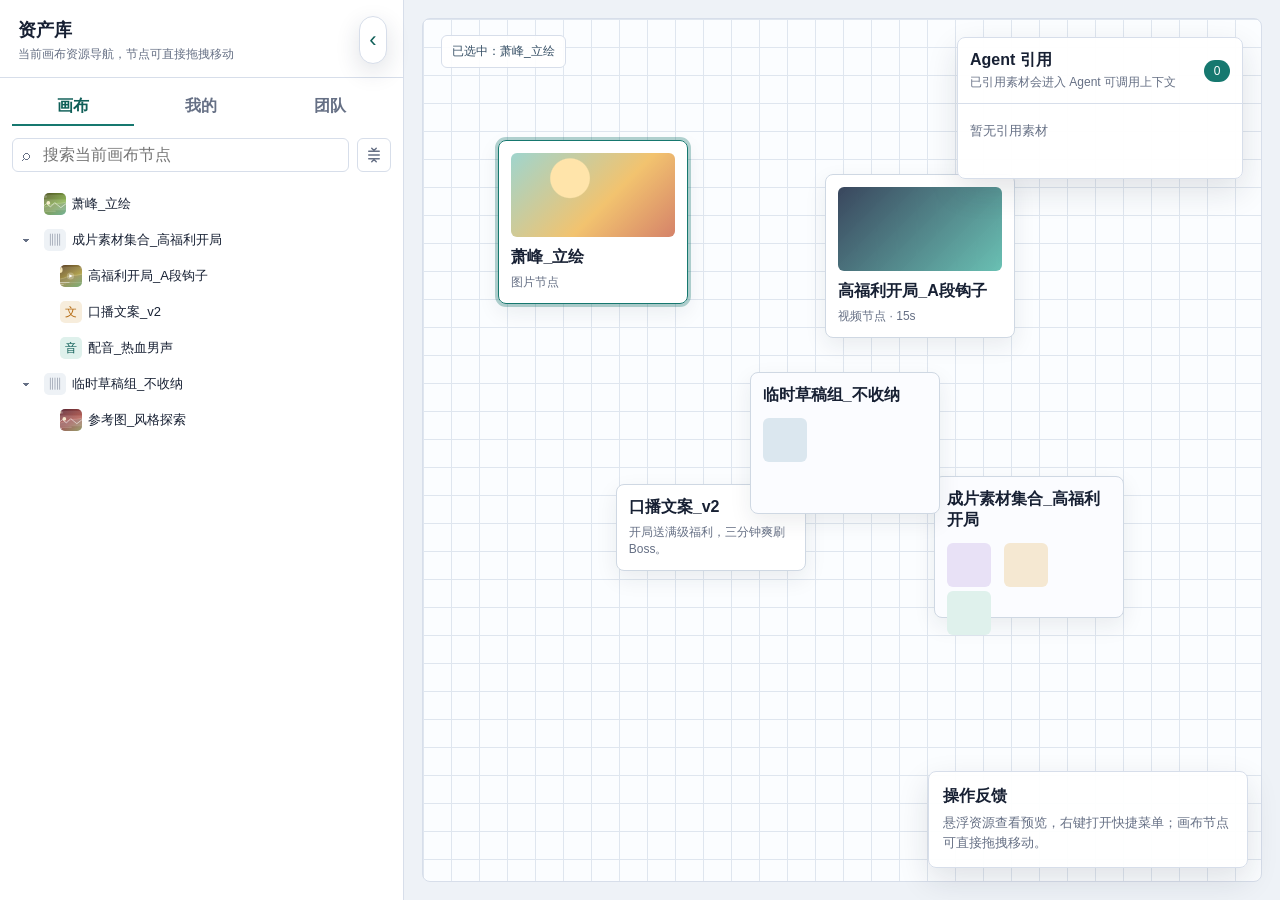
<file: index.html>
﻿<!doctype html>
<html lang="zh-CN">
  <head>
    <meta charset="UTF-8" />
    <meta name="viewport" content="width=device-width, initial-scale=1.0" />
    <title>资源管理与文件夹映射设计稿</title>
    <link rel="stylesheet" href="./styles.css?v=20260812-128000" />
  </head>
  <body>
    <main class="app-shell">
      <aside class="asset-panel" aria-label="资产库">
        <button class="panel-toggle" id="panelToggle" type="button" title="收起资产库" aria-label="收起资产库">
          <span class="panel-toggle-icon" aria-hidden="true">‹</span>
        </button>
        <header class="panel-header">
          <div>
            <div class="panel-title">资产库</div>
            <div class="panel-subtitle" id="panelSubtitle">当前画布资源导航</div>
          </div>
        </header>
        <div class="panel-rail" aria-hidden="true">
          <div class="panel-rail-head">
            <div class="panel-rail-count" id="panelRailCount">0 项</div>
          </div>
          <div class="panel-rail-tabs" aria-label="快速切换">
            <button class="panel-rail-tab active" data-tab="canvas" type="button" title="画布" aria-label="画布">
              <span class="panel-rail-tab-icon" aria-hidden="true">画</span>
            </button>
            <button class="panel-rail-tab" data-tab="mine" type="button" title="我的" aria-label="我的">
              <span class="panel-rail-tab-icon" aria-hidden="true">我</span>
            </button>
            <button class="panel-rail-tab" data-tab="shared" type="button" title="团队" aria-label="团队">
              <span class="panel-rail-tab-icon" aria-hidden="true">项</span>
            </button>
          </div>
          <div class="panel-rail-label">资产库</div>
        </div>

        <nav class="tabs" aria-label="资源库类型">
          <button class="tab active" data-tab="canvas" type="button">画布</button>
          <button class="tab" data-tab="mine" type="button">我的</button>
          <button class="tab" data-tab="shared" type="button">团队</button>
        </nav>

        <section class="shared-project-header-slot hidden" id="sharedProjectHeader" aria-label="当前团队"></section>

        <section class="toolbar" aria-label="工具区">
          <label class="search-wrap">
            <span class="search-icon" aria-hidden="true">⌕</span>
            <input id="searchInput" type="search" placeholder="搜索当前画布节点" />
          </label>
          <div class="toolbar-icons">
            <button class="mini-icon-button hidden" id="rootCreateButton" type="button" title="新建一级文件夹" aria-label="新建一级文件夹">
              <svg class="toolbar-svg" viewBox="0 0 24 24" aria-hidden="true">
                <path d="M12 5v14" />
                <path d="M5 12h14" />
              </svg>
            </button>
            <button class="mini-icon-button" id="collapseAllButton" type="button" title="一键收起" aria-label="一键收起">
              <svg class="toolbar-svg" viewBox="0 0 24 24" aria-hidden="true">
                <path d="M5 7h14" />
                <path d="M5 12h14" />
                <path d="M5 17h14" />
                <path d="M9 3l3 3 3-3" />
                <path d="M9 21l3-3 3 3" />
              </svg>
            </button>
          </div>
        </section>

        <section class="tree-area" id="treeArea" aria-label="内容浏览区"></section>
      </aside>

      <section class="canvas-stage" aria-label="画布">
        <div class="canvas-board" id="canvasBoard">
          <div class="canvas-selection" id="canvasSelectionLabel">已选中：萧峰_立绘</div>
          <div class="canvas-node image-node" data-node-id="hero">
            <div class="thumb image-a"></div>
            <strong>萧峰_立绘</strong>
            <span>图片节点</span>
          </div>
          <div class="canvas-node video-node" data-node-id="hook">
            <div class="thumb video-a"></div>
            <strong>高福利开局_A段钩子</strong>
            <span>视频节点 · 15s</span>
          </div>
          <div class="canvas-node text-node" data-node-id="copy">
            <strong>口播文案_v2</strong>
            <p>开局送满级福利，三分钟爽刷 Boss。</p>
          </div>

          <aside class="agent-context" aria-label="Agent 引用素材">
            <div class="agent-context-header">
              <div>
                <div class="agent-title">Agent 引用</div>
                <div class="agent-subtitle">已引用素材会进入 Agent 可调用上下文</div>
              </div>
              <span class="agent-count" id="agentCount">0</span>
            </div>
            <div class="agent-empty" id="agentEmpty">暂无引用素材</div>
            <div class="agent-list" id="agentList"></div>
          </aside>
          <div class="canvas-group" data-node-id="group">
            <div class="group-title">成片素材集合_高福利开局</div>
            <div class="mini-node mini-video"></div>
            <div class="mini-node mini-text"></div>
            <div class="mini-node mini-audio"></div>
          </div>
        </div>

        <aside class="activity-log" aria-label="操作反馈">
          <div class="activity-title">操作反馈</div>
          <div id="toastLog">悬浮资源查看预览，右键打开快捷菜单；画布节点可直接拖拽移动。</div>
        </aside>
      </section>
    </main>

    <div class="preview-card hidden" id="previewCard" role="dialog" aria-label="资源预览"></div>
    <div class="context-menu hidden" id="contextMenu" role="menu"></div>
    <div class="modal-layer hidden" id="modalLayer" role="dialog" aria-modal="true" aria-label="操作弹窗">
      <div class="modal-card" id="modalCard"></div>
    </div>

    <script src="./app.project.js?v=20260901-160000"></script>
  </body>
</html>
</file>
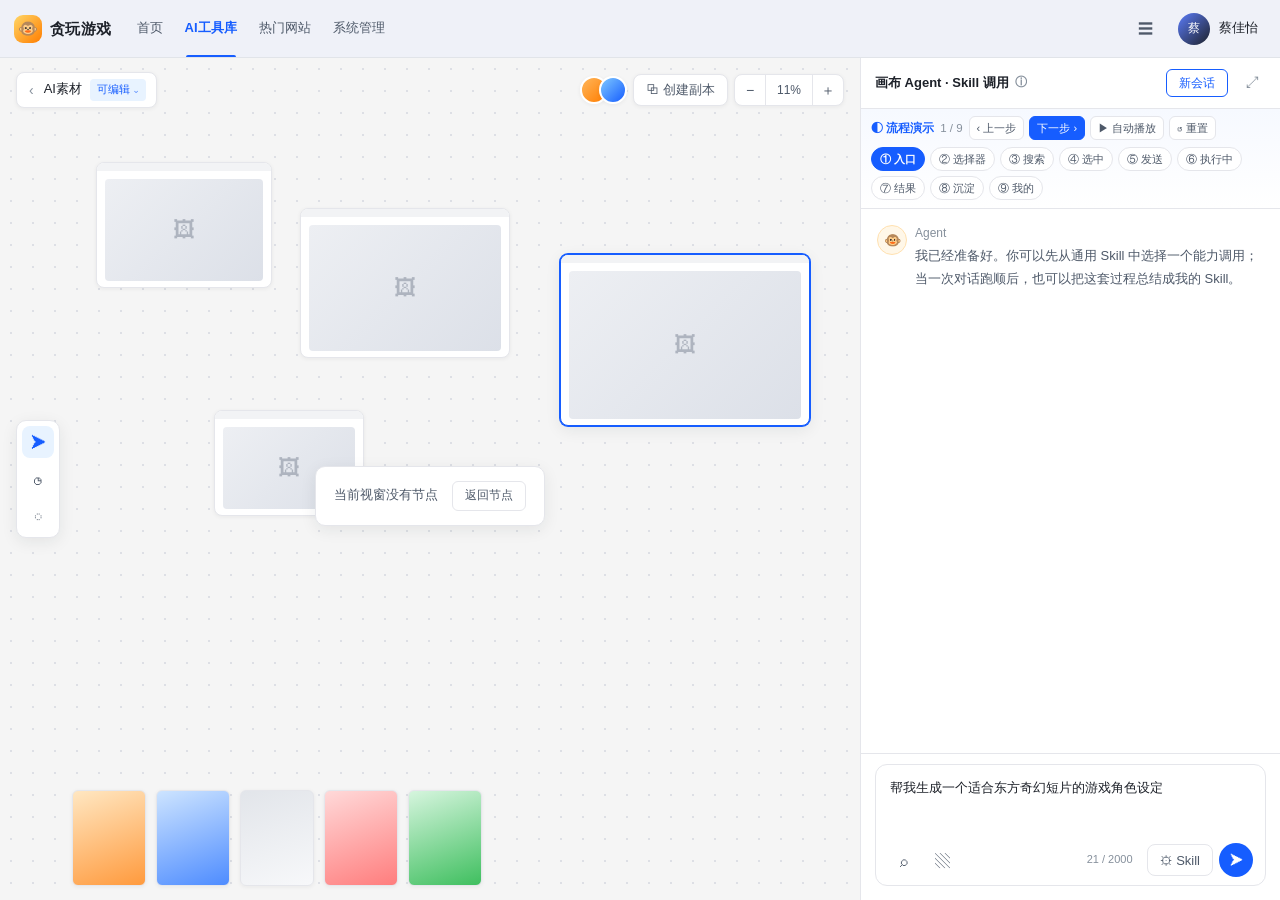
<file: feishu-embed.html>
<!doctype html>
<html lang="zh-CN">
<!doctype html>
<html lang="zh-CN">
<head>
  <meta charset="utf-8">
  <meta name="viewport" content="width=device-width, initial-scale=1">
  <meta name="use-iframe" content="true">
  <meta name="html-box-height-mode" content="viewport">
  <meta name="description" content="画布 Agent Skill 接入 Demo：资产库 + 画布 + Agent 对话三栏布局，演示 Skill 入口、选择器（分组/搜索/键盘导航）、选中挂载、任务清单执行、结果回填、对话沉淀为我的 Skill 的完整状态流转。">
  <title>画布 Agent Skill 交互 Demo</title>
  <style>
:root{
  --brand:#165DFF;--brand-hover:#0B5EFF;--brand-soft:#E8F3FF;--brand-soft-2:#F2F7FF;
  --ink:#1D2129;--ink-2:#4E5969;--ink-3:#86909C;--ink-4:#C9CDD4;
  --line:#E5E6EB;--line-2:#F2F3F5;--fill:#F2F3F5;--bg:#F5F5F5;--card:#FFFFFF;
  --nav-bg:#EFF1F8;--nav-line:#E1E4E9;
  --success:#00B42A;--orange:#FF7D00;--danger:#F53F3F;--warn-bg:#FFF7E8;
  --nav-h:58px;--left-w:285px;--chat-w:clamp(380px,30vw,470px);
  --shadow-sm:0 1px 4px rgba(29,33,41,.06);
  --shadow-md:0 4px 16px rgba(29,33,41,.08);
  --shadow-lg:0 10px 30px rgba(29,33,41,.14);
  --r-sm:6px;--r-md:8px;--r-lg:12px;--r-xl:16px;
}
*{box-sizing:border-box}
html,body{height:100%}
body{margin:0;font-family:"PingFang SC","Microsoft YaHei","Helvetica Neue",Arial,sans-serif;font-size:13px;line-height:1.6;color:var(--ink);background:var(--bg);-webkit-font-smoothing:antialiased}
button{font-family:inherit}
input,textarea{font-family:inherit}
::-webkit-scrollbar{width:8px;height:8px}
::-webkit-scrollbar-thumb{background:#D6D8DE;border-radius:4px}
::-webkit-scrollbar-thumb:hover{background:#C9CDD4}
::-webkit-scrollbar-track{background:transparent}

/* ===== top nav ===== */
.topnav{height:var(--nav-h);display:flex;align-items:center;gap:26px;padding:0 18px;background:var(--nav-bg);border-bottom:1px solid var(--nav-line);position:relative;z-index:30}
.brand-logo{display:flex;align-items:center;gap:8px;font-size:17px;font-weight:700;color:var(--ink);letter-spacing:.4px;white-space:nowrap}
.brand-logo .mascot{width:28px;height:28px;border-radius:9px;background:linear-gradient(135deg,#FFD666,#FF7D00);display:grid;place-items:center;font-size:16px;line-height:1}
.nav-menu{display:flex;align-items:center;gap:4px;height:100%}
.nav-item{height:100%;display:flex;align-items:center;padding:0 12px;font-size:14px;color:var(--ink-2);cursor:pointer;position:relative;transition:color .15s}
.nav-item:hover{color:var(--brand)}
.nav-item.active{color:var(--brand);font-weight:600}
.nav-item.active::after{content:"";position:absolute;left:10px;right:10px;bottom:0;height:2px;background:var(--brand);border-radius:2px 2px 0 0}
.nav-right{margin-left:auto;display:flex;align-items:center;gap:8px}
.nav-icon{width:34px;height:34px;border-radius:var(--r-md);display:grid;place-items:center;color:var(--ink-2);cursor:pointer;font-size:15px}
.nav-icon:hover{background:rgba(22,93,255,.08);color:var(--brand)}
.user-chip{display:flex;align-items:center;gap:9px;cursor:pointer;padding:4px 8px;border-radius:var(--r-md)}
.user-chip:hover{background:rgba(255,255,255,.7)}
.user-chip .avatar{width:32px;height:32px;border-radius:50%;background:linear-gradient(135deg,#5B7CFA,#1D2129);color:#fff;display:grid;place-items:center;font-size:12px;flex:0 0 auto}
.user-chip .u-name{font-size:13px;color:var(--ink);line-height:1.25}
.user-chip .u-sub{font-size:11px;color:var(--ink-3);line-height:1.25}
/* ===== shell layout ===== */
.app{display:flex;height:calc(100vh - var(--nav-h));overflow:hidden}

/* ===== left asset panel ===== */
.left{width:var(--left-w);flex:0 0 var(--left-w);background:var(--card);border-right:1px solid var(--line);display:flex;flex-direction:column;min-height:0}
.left-head{display:flex;align-items:center;justify-content:space-between;padding:14px 14px 10px}
.left-title{font-size:16px;font-weight:600;color:var(--ink)}
.left-collapse{width:26px;height:26px;border:0;background:transparent;border-radius:var(--r-sm);display:grid;place-items:center;color:var(--ink-3);cursor:pointer;font-size:13px}
.left-collapse:hover{background:var(--fill);color:var(--ink-2)}
.left-tabs{display:flex;gap:20px;padding:0 14px;border-bottom:1px solid var(--line);flex:0 0 auto}
.left-tab{padding:8px 0 10px;font-size:13px;color:var(--ink-2);cursor:pointer;border:0;background:transparent;border-bottom:2px solid transparent;display:flex;align-items:center;gap:5px;margin-bottom:-1px;transition:color .15s}
.left-tab:hover{color:var(--brand)}
.left-tab.active{color:var(--brand);font-weight:600;border-bottom-color:var(--brand)}
.left-search{display:flex;gap:8px;align-items:center;padding:10px 14px 8px;flex:0 0 auto}
.left-search input{flex:1;height:32px;border:1px solid transparent;background:var(--fill);border-radius:var(--r-sm);padding:0 10px;font-size:12px;color:var(--ink);outline:none;transition:.15s}
.left-search input::placeholder{color:var(--ink-3)}
.left-search input:focus{background:#fff;border-color:var(--brand)}
.left-search .filter{width:32px;height:32px;border:0;border-radius:var(--r-sm);background:var(--fill);display:grid;place-items:center;color:var(--ink-2);cursor:pointer}
.left-search .filter:hover{color:var(--brand)}
.asset-list{flex:1;overflow-y:auto;padding:2px 8px 18px;min-height:0}
.tree-row{display:flex;align-items:center;gap:7px;height:30px;padding:0 8px;border-radius:var(--r-sm);color:var(--ink-2);font-size:13px;cursor:pointer;transition:background .12s}
.tree-row:hover{background:var(--fill)}
.tree-row.active{background:var(--brand-soft);color:var(--brand);font-weight:500}
.tree-row .caret{color:var(--ink-3);font-size:9px;width:10px;flex:0 0 auto;text-align:center}
.tree-row .folder{font-size:13px;flex:0 0 auto}
.tree-row .name{overflow:hidden;text-overflow:ellipsis;white-space:nowrap}
.tree-row.video{height:54px;gap:10px}
.tree-row.video .thumb{width:58px;height:36px;border-radius:4px;background:linear-gradient(135deg,#DCE0E8,#B7BDC9);flex:0 0 auto;position:relative}
.tree-row.video .thumb::after{content:"\25B6";position:absolute;inset:0;display:grid;place-items:center;color:#fff;font-size:10px;opacity:.85}
.asset-empty{color:var(--ink-3);font-size:12px;padding:18px;text-align:center}
/* ===== canvas ===== */
.canvas{flex:1;position:relative;background:var(--bg);background-image:radial-gradient(#DDDFE5 1px,transparent 1px);background-size:22px 22px;overflow:hidden;min-width:0}
.canvas-top{position:absolute;top:14px;left:16px;right:16px;display:flex;align-items:center;gap:12px;z-index:6;pointer-events:none}
.canvas-top > *{pointer-events:auto}
.crumb{display:flex;align-items:center;gap:8px;background:#fff;border:1px solid var(--line);border-radius:var(--r-md);padding:6px 10px;font-size:13px;color:var(--ink);box-shadow:var(--shadow-sm)}
.crumb .back{border:0;background:transparent;color:var(--ink-3);cursor:pointer;font-size:14px;padding:0 2px;line-height:1}
.crumb .back:hover{color:var(--brand)}
.crumb .tag-editable{display:flex;align-items:center;gap:4px;color:var(--brand);background:var(--brand-soft);border-radius:4px;padding:2px 7px;font-size:11px}
.canvas-top-right{margin-left:auto;display:flex;align-items:center;gap:10px}
.presence{display:flex;align-items:center}
.presence .p-av{width:28px;height:28px;border-radius:50%;border:2px solid #fff;margin-left:-9px;background:linear-gradient(135deg,#FFB65A,#FF7D00);box-shadow:var(--shadow-sm)}
.presence .p-av:nth-child(2){background:linear-gradient(135deg,#7EC8FF,#165DFF)}
.presence .p-av:first-child{margin-left:0}
.ghost-btn{display:inline-flex;align-items:center;gap:6px;height:32px;padding:0 12px;background:#fff;border:1px solid var(--line);border-radius:var(--r-md);font-size:13px;color:var(--ink-2);cursor:pointer;box-shadow:var(--shadow-sm);transition:.15s}
.ghost-btn:hover{border-color:var(--brand);color:var(--brand)}
.zoom{display:flex;align-items:center;height:32px;background:#fff;border:1px solid var(--line);border-radius:var(--r-md);overflow:hidden;box-shadow:var(--shadow-sm)}
.zoom button{width:30px;height:30px;border:0;background:transparent;color:var(--ink-2);cursor:pointer;font-size:14px;line-height:1}
.zoom button:hover{background:var(--fill);color:var(--ink)}
.zoom .z-val{min-width:48px;text-align:center;font-size:12px;color:var(--ink-2);border-left:1px solid var(--line);border-right:1px solid var(--line);line-height:30px}
.canvas-toolbar{position:absolute;left:16px;top:50%;transform:translateY(-50%);display:flex;flex-direction:column;gap:5px;background:#fff;border:1px solid var(--line);border-radius:10px;padding:5px;box-shadow:var(--shadow-md);z-index:5}
.canvas-toolbar .icon-btn.active{background:var(--brand-soft);color:var(--brand)}
.ghost-node{position:absolute;background:#fff;border:1px solid var(--line);border-radius:var(--r-md);box-shadow:var(--shadow-sm);overflow:hidden}
.ghost-node .gn-bar{height:8px;background:var(--fill)}
.ghost-node .gn-body{padding:8px;display:grid;place-items:center;color:var(--ink-4)}
.ghost-node .gn-body .ph{width:100%;height:100%;border-radius:4px;background:linear-gradient(135deg,#EDEFF3,#DCE0E8);display:grid;place-items:center;color:#AEB4BF;font-size:22px}
.ghost-node.selected{border-color:var(--brand);box-shadow:0 0 0 1px var(--brand),var(--shadow-md)}
.floating-note{position:absolute;left:50%;top:52%;transform:translate(-50%,-50%);background:#fff;border:1px solid var(--line);border-radius:10px;padding:14px 18px;font-size:13px;color:var(--ink-2);display:flex;align-items:center;gap:14px;box-shadow:var(--shadow-md);z-index:4}
.canvas-thumbs{position:absolute;left:72px;bottom:14px;display:flex;gap:10px;align-items:flex-end;z-index:3}
.canvas-thumbs .ct{width:74px;height:96px;border-radius:var(--r-sm);background:linear-gradient(160deg,#FFE7C2,#FF9A3D);border:1px solid var(--line);box-shadow:var(--shadow-sm)}
.canvas-thumbs .ct.t2{background:linear-gradient(160deg,#CDE4FF,#4E8CFF)}
.canvas-thumbs .ct.t3{background:linear-gradient(160deg,#E2E5EA,#F7F8FA)}
.canvas-thumbs .ct.t4{background:linear-gradient(160deg,#FFD9D9,#FF7D7D)}
.canvas-thumbs .ct.t5{background:linear-gradient(160deg,#D6F5DE,#3FBF5F)}
/* ===== chat panel ===== */
.chat{width:var(--chat-w);flex:0 0 var(--chat-w);background:var(--card);border-left:1px solid var(--line);display:flex;flex-direction:column;position:relative;min-height:0}
.chat-head{display:flex;align-items:center;gap:10px;padding:11px 14px;border-bottom:1px solid var(--line);flex:0 0 auto}
.chat-title{font-size:14px;font-weight:600;color:var(--ink);display:flex;align-items:center;gap:6px;min-width:0}
.chat-title span{overflow:hidden;text-overflow:ellipsis;white-space:nowrap}
.chat-title .info{color:var(--ink-3);font-size:12px;cursor:help;flex:0 0 auto}
.chat-head .hint{display:none}
.new-session{margin-left:auto;height:28px;padding:0 12px;border:1px solid var(--brand);color:var(--brand);background:#fff;border-radius:var(--r-sm);font-size:12px;cursor:pointer;white-space:nowrap;transition:.15s;flex:0 0 auto}
.new-session:hover{background:var(--brand-soft)}
.chat-expand{width:28px;height:28px;border:0;background:transparent;border-radius:var(--r-sm);display:grid;place-items:center;color:var(--ink-3);cursor:pointer;font-size:14px;flex:0 0 auto}
.chat-expand:hover{background:var(--fill);color:var(--ink-2)}
.messages{flex:1;overflow-y:auto;padding:16px 16px 8px;display:flex;flex-direction:column;gap:16px;min-height:0}
.msg{position:relative;padding-left:38px;font-size:13px;line-height:1.75;color:var(--ink-2);word-break:break-word}
.msg::before{content:"\1F435";position:absolute;left:0;top:0;width:28px;height:28px;border-radius:50%;background:var(--warn-bg);border:1px solid #FFE1B0;display:grid;place-items:center;font-size:14px;line-height:1}
.msg > strong{display:block;font-size:12px;font-weight:500;color:var(--ink-3);margin-bottom:3px;line-height:1.4}
.msg .result-list{margin:8px 0;padding-left:18px}
.msg .result-list li{margin:3px 0}
.result-script,.execution-script{margin:10px 0 0;padding:10px 12px;background:var(--fill);border:1px solid var(--line);border-radius:var(--r-sm);font-family:"SFMono-Regular",Consolas,"Liberation Mono",Menlo,monospace;font-size:12px;line-height:1.7;color:var(--ink);white-space:pre-wrap;word-break:break-word;overflow-x:auto}
.result-tail,.execution-tail{margin-top:8px;padding-top:8px;border-top:1px dashed var(--line);font-size:11px;color:var(--ink-3)}
/* ===== composer ===== */
.composer-wrap{flex:0 0 auto;padding:10px 14px 14px;border-top:1px solid var(--line);position:relative;background:#fff;z-index:20}
.composer{border:1px solid var(--line);border-radius:var(--r-lg);background:#fff;padding:10px 12px 8px;transition:border-color .15s,box-shadow .15s}
.composer:focus-within{border-color:var(--brand);box-shadow:0 0 0 3px rgba(22,93,255,.08)}
.selected-tag{display:none;align-items:center;gap:6px;background:var(--brand-soft);color:var(--brand);border-radius:var(--r-sm);padding:3px 8px;font-size:12px;width:fit-content;margin-bottom:8px}
.selected-tag.show{display:inline-flex}
.selected-tag button{border:0;background:transparent;color:var(--brand);cursor:pointer;font-size:13px;line-height:1;padding:0 2px}
.composer textarea{width:100%;border:0;outline:none;resize:none;font-size:13px;line-height:1.7;color:var(--ink);min-height:62px;height:62px;background:transparent;display:block}
.composer textarea::placeholder{color:var(--ink-3)}
.composer-actions{display:flex;align-items:center;justify-content:space-between;margin-top:6px;gap:8px}
.composer-actions .actions{display:flex;align-items:center;gap:6px}
.counter{font-size:11px;color:var(--ink-3);margin-left:auto;padding-right:6px}
.icon-btn{width:32px;height:32px;border:0;background:transparent;border-radius:var(--r-md);color:var(--ink-2);font-size:15px;cursor:pointer;display:grid;place-items:center;line-height:1;transition:background .12s,color .12s;padding:0}
.icon-btn:hover{background:var(--fill);color:var(--ink)}
.pill{height:32px;padding:0 12px;border-radius:var(--r-md);border:1px solid var(--line);background:#fff;color:var(--ink-2);font-size:13px;cursor:pointer;transition:.15s;white-space:nowrap}
.pill:hover{border-color:var(--brand);color:var(--brand)}
.pill.active{background:var(--brand);border-color:var(--brand);color:#fff}
.send{width:34px;height:34px;border-radius:50%;border:0;background:var(--brand);color:#fff;font-size:13px;cursor:pointer;display:grid;place-items:center;transition:.15s}
.send:hover{background:var(--brand-hover)}

/* ===== picker ===== */
.picker{position:fixed;width:360px;max-width:calc(100vw - 32px);background:#fff;border:1px solid var(--line);border-radius:var(--r-lg);box-shadow:var(--shadow-lg);padding:12px;display:none;z-index:70}
.picker.open{display:block}
.picker-head{display:flex;align-items:center;justify-content:space-between;margin-bottom:10px}
.picker-title{font-size:14px;font-weight:600;color:var(--ink)}
.create-wrap{position:relative}
.create-btn{height:28px;padding:0 10px;border-radius:var(--r-sm);border:1px solid var(--line);background:#fff;color:var(--ink-2);font-size:12px;cursor:pointer}
.create-btn:hover{border-color:var(--brand);color:var(--brand)}
.create-menu{position:absolute;right:0;top:34px;min-width:262px;background:#fff;border:1px solid var(--line);border-radius:var(--r-md);box-shadow:var(--shadow-md);display:none;overflow:hidden;z-index:5}
.create-menu.open{display:block}
.create-item{display:flex;flex-direction:column;gap:2px;width:100%;text-align:left;border:0;background:transparent;padding:10px 12px;font-size:13px;color:var(--ink);cursor:pointer}
.create-item span{font-size:11px;color:var(--ink-3)}
.create-item:hover{background:var(--brand-soft)}
.tabs{display:flex;gap:18px;border-bottom:1px solid var(--line);margin-bottom:10px}
.tab-btn{padding:6px 0 8px;border:0;background:transparent;font-size:13px;color:var(--ink-2);cursor:pointer;border-bottom:2px solid transparent;margin-bottom:-1px}
.tab-btn:hover{color:var(--brand)}
.tab-btn.active{color:var(--brand);font-weight:600;border-bottom-color:var(--brand)}
.picker-body{display:flex;flex-direction:column;min-height:0}
.search{width:100%;height:32px;border:1px solid var(--line);border-radius:var(--r-sm);padding:0 10px;font-size:12px;outline:none;margin-bottom:8px;color:var(--ink);flex:0 0 auto}
.search:focus{border-color:var(--brand)}
.search::placeholder{color:var(--ink-3)}
.skill-list{display:flex;flex-direction:column;gap:2px;max-height:288px;overflow-y:auto}
.skill-row{display:flex;align-items:center;gap:8px;padding:8px;border-radius:var(--r-sm);cursor:pointer;position:relative}
.skill-row:hover{background:var(--fill)}
.skill-row.active{background:var(--brand-soft)}
.skill-row .bolt{color:var(--orange);font-size:12px;flex:0 0 auto}
.skill-main{flex:1;border:0;background:transparent;text-align:left;cursor:pointer;padding:0;min-width:0}
.skill-title-line{display:flex;align-items:center;gap:6px;font-size:13px;color:var(--ink);font-weight:500}
.skill-name{overflow:hidden;text-overflow:ellipsis;white-space:nowrap}
.skill-desc{font-size:11px;color:var(--ink-3);margin-top:2px;overflow:hidden;text-overflow:ellipsis;white-space:nowrap}
.info-dot{width:16px;height:16px;border-radius:50%;border:1px solid var(--ink-4);background:transparent;color:var(--ink-3);font-size:10px;line-height:1;cursor:pointer;display:grid;place-items:center;flex:0 0 auto;font-style:italic;padding:0}
.info-dot:hover,.info-dot.active{border-color:var(--brand);color:var(--brand);background:var(--brand-soft)}
.row-action{width:26px;height:26px;border:0;background:transparent;border-radius:var(--r-sm);cursor:pointer;color:var(--ink-3);font-size:14px;flex:0 0 auto;display:grid;place-items:center;padding:0}
.row-action:hover{background:var(--fill);color:var(--orange)}
.row-action.active{color:var(--orange)}
.detail-popover{display:none;position:absolute;left:8px;right:8px;top:100%;margin-top:4px;background:#1D2129;color:#fff;border-radius:var(--r-sm);padding:8px 10px;font-size:11px;line-height:1.75;z-index:8;box-shadow:var(--shadow-md)}
.detail-popover.open,.skill-row:hover .detail-popover{display:block}
.detail-popover strong{color:#fff;font-weight:600}
/* ===== draft panel ===== */
.draft-panel{position:absolute;left:14px;right:14px;bottom:100%;background:#fff;border:1px solid var(--line);border-radius:var(--r-lg);box-shadow:var(--shadow-lg);display:none;z-index:65;overflow:hidden}
.draft-panel.open{display:block}
.draft-head{display:flex;align-items:center;justify-content:space-between;padding:10px 12px;border-bottom:1px solid var(--line);font-size:13px;font-weight:600;color:var(--ink)}
.draft-body{padding:12px;display:flex;flex-direction:column;gap:10px}
.field{display:flex;flex-direction:column;gap:4px}
.field label{font-size:11px;color:var(--ink-3)}
.field input,.field textarea{border:1px solid var(--line);border-radius:var(--r-sm);padding:7px 9px;font-size:12px;color:var(--ink);outline:none;background:#fff;resize:vertical;width:100%}
.field input:focus,.field textarea:focus{border-color:var(--brand);box-shadow:0 0 0 2px rgba(22,93,255,.08)}
.field textarea{min-height:56px;line-height:1.6}
.draft-grid{display:grid;grid-template-columns:1fr 1fr;gap:10px}
.draft-actions{display:flex;justify-content:flex-end;gap:8px;margin-top:2px}
.btn-small{height:30px;padding:0 12px;border-radius:var(--r-sm);border:1px solid var(--line);background:#fff;color:var(--ink-2);font-size:12px;cursor:pointer}
.btn-small:hover{border-color:var(--brand);color:var(--brand)}
.btn-small.primary{background:var(--brand);border-color:var(--brand);color:#fff}
.btn-small.primary:hover{background:var(--brand-hover);color:#fff}
.btn-ghost{width:24px;height:24px;border:0;background:transparent;border-radius:var(--r-sm);color:var(--ink-3);cursor:pointer;font-size:14px;display:grid;place-items:center;padding:0}
.btn-ghost:hover{background:var(--fill);color:var(--ink)}

/* ===== run dock ===== */
.run-dock{position:relative;display:none;background:var(--brand-soft-2);border:1px solid #D6E4FF;border-radius:var(--r-md);margin-bottom:8px;overflow:hidden}
.run-dock.show{display:block}
.run-dock.open .run-body{display:block}
.run-body{display:none}
.run-head{display:flex;align-items:center;justify-content:space-between;padding:8px 12px;cursor:pointer;font-size:12px;color:var(--brand)}
.run-head:hover{background:rgba(22,93,255,.05)}
.run-title{display:flex;align-items:center;gap:6px;font-weight:600}
.run-meta{color:var(--ink-3);font-size:11px}
.run-steps{padding:2px 12px 10px;display:flex;flex-direction:column;gap:5px}
.run-step{display:flex;gap:8px;align-items:flex-start;font-size:12px;color:var(--ink-3)}
.run-dot{width:16px;height:16px;border-radius:50%;border:1px solid var(--ink-4);flex:0 0 auto;display:grid;place-items:center;font-size:9px;line-height:1;background:#fff;margin-top:1px;color:#fff}
.run-step.done .run-dot{background:var(--success);border-color:var(--success)}
.run-step.current .run-dot{border-color:var(--brand);box-shadow:0 0 0 3px rgba(22,93,255,.14)}
.run-step-title{font-size:12px;color:var(--ink-2)}
.run-step-desc{font-size:11px;color:var(--ink-3)}
.run-step.done .run-step-title{color:var(--ink-2)}
.run-step.current .run-step-title{color:var(--brand);font-weight:600}

/* ===== save strip ===== */
.save-strip{display:none;align-items:center;justify-content:space-between;gap:10px;background:var(--warn-bg);border:1px solid #FFE1B0;border-radius:var(--r-md);padding:8px 10px;margin-bottom:8px;font-size:12px;color:#8B5A00}
.save-strip.show{display:flex}
.save-text{line-height:1.5}
.save-actions{display:flex;align-items:center;gap:8px;flex:0 0 auto}
/* ===== task card / execution result ===== */
.task-card{margin-top:10px;background:#fff;border:1px solid var(--line);border-radius:var(--r-md);overflow:hidden}
.task-head{display:flex;align-items:center;justify-content:space-between;padding:9px 12px;border-bottom:1px solid var(--line);font-size:12px;font-weight:600;color:var(--ink);background:var(--brand-soft-2)}
.task-count{color:var(--brand);font-weight:600;font-size:11px}
.execution-intro{padding:9px 12px 0;font-size:12px;color:var(--ink-3)}
.task-step{display:flex;gap:9px;align-items:flex-start;padding:8px 12px 0}
.task-dot{width:18px;height:18px;border-radius:50%;border:1px solid var(--ink-4);flex:0 0 auto;display:grid;place-items:center;font-size:10px;line-height:1;background:#fff;color:#fff}
.task-step.done .task-dot{background:var(--success);border-color:var(--success)}
.task-step.current .task-dot{border-color:var(--brand);box-shadow:0 0 0 3px rgba(22,93,255,.14)}
.task-step-title{font-size:12px;color:var(--ink);font-weight:500}
.task-step.current .task-step-title{color:var(--brand)}
.task-step.done .task-step-title{color:var(--ink-2)}
.task-step-desc{font-size:11px;color:var(--ink-3);margin-top:1px}
.task-step:last-child{padding-bottom:2px}
.execution-result{margin:12px;padding:12px;border-radius:var(--r-md);background:var(--brand-soft-2);border:1px solid #D6E4FF}
.execution-result.pending{background:var(--fill);border-color:var(--line);color:var(--ink-3);font-size:12px}
.execution-result-head{display:flex;align-items:center;justify-content:space-between;font-size:11px;color:var(--brand);font-weight:600;margin-bottom:6px}
.execution-result-head span:last-child{color:var(--ink-3);font-weight:400}
.execution-result-title{font-size:13px;font-weight:600;color:var(--ink);margin-bottom:4px}
.execution-summary{font-size:12px;color:var(--ink-2)}
.execution-result .result-list{margin:8px 0 0;padding-left:18px;font-size:12px;color:var(--ink-2)}
.execution-result .execution-script,.execution-result .result-script{background:#fff}

/* ===== responsive ===== */
@media (max-width:1360px){:root{--left-w:250px}}
@media (max-width:1180px){:root{--left-w:220px;--chat-w:clamp(340px,34vw,440px)}}
@media (max-width:1040px){.left{display:none}}
  
/* ===================== picker v2 ===================== */
.picker{width:392px;display:none;flex-direction:column;padding:10px 10px 0;max-height:min(472px,calc(100vh - 124px));border-radius:var(--r-lg)}
.picker.open{display:flex}
.picker.attached{border-bottom-left-radius:10px;border-bottom-right-radius:10px;box-shadow:0 18px 40px rgba(29,33,41,.16),0 2px 6px rgba(29,33,41,.06)}
.picker.below{border-radius:10px 10px var(--r-lg) var(--r-lg)}
.picker-title{display:flex;align-items:center;gap:6px;font-size:13.5px}
.picker-title .pt-ico{width:18px;height:18px;border-radius:5px;background:var(--brand-soft);color:var(--brand);display:grid;place-items:center;font-size:11px;line-height:1}
.picker-chips{display:flex;align-items:center;gap:6px;margin-bottom:8px;flex:0 0 auto;border:0;padding:0}
.tab-btn{border:1px solid var(--line);border-bottom:1px solid var(--line);border-radius:999px;background:#fff;height:26px;padding:0 10px;font-size:12px;color:var(--ink-2);display:inline-flex;align-items:center;gap:5px;margin:0}
.tab-btn:hover{color:var(--brand);border-color:#B8CBFF;background:var(--brand-soft-2)}
.tab-btn.active{color:var(--brand);font-weight:600;border-color:#B8CBFF;border-bottom-color:#B8CBFF;background:var(--brand-soft)}
.tab-btn .cnt{font-size:11px;font-weight:500;opacity:.72}
.picker-search{position:relative;flex:0 0 auto;margin-bottom:6px}
.picker-search .s-icon{position:absolute;left:10px;top:50%;transform:translateY(-50%);color:var(--ink-3);font-size:12px;pointer-events:none}
.picker-search .s-esc{position:absolute;right:8px;top:50%;transform:translateY(-50%);font-size:10px;line-height:15px;color:var(--ink-3);border:1px solid var(--line);border-radius:4px;padding:0 5px;background:#fff;pointer-events:none}
.search{height:34px;margin:0;border-radius:var(--r-md);padding:0 46px 0 28px;font-size:12.5px;background:var(--brand-soft-2)}
.search:focus{background:#fff;border-color:var(--brand);box-shadow:0 0 0 3px rgba(22,93,255,.08)}
.picker-body{flex:1 1 auto;min-height:0;display:flex;flex-direction:column}
.skill-list{max-height:none;flex:1 1 auto;gap:1px;padding-bottom:4px;overscroll-behavior:contain}
.skill-group{display:flex;align-items:center;gap:8px;padding:8px 8px 4px;font-size:11px;color:var(--ink-3);font-weight:600;flex:0 0 auto}
.skill-group .g-line{flex:1;height:1px;background:var(--line-2)}
.skill-group .g-count{font-weight:500;color:var(--ink-4)}
.skill-row{border:1px solid transparent;border-radius:var(--r-md);padding:7px 8px;transition:background .12s,border-color .12s}
.skill-row.cursor{background:var(--brand-soft-2);border-color:#DCE8FF}
.skill-row.active{background:var(--brand-soft);border-color:#B8CBFF}
.skill-row.active .skill-name{color:var(--brand);font-weight:600}
.skill-check{width:18px;height:18px;flex:0 0 auto;border-radius:50%;background:var(--brand);color:#fff;font-size:11px;display:none;place-items:center;line-height:1}
.skill-row.active .skill-check{display:grid}
.skill-empty{padding:24px 12px;text-align:center;font-size:12px;color:var(--ink-3);line-height:1.9}
.picker-foot{display:flex;align-items:center;justify-content:space-between;gap:8px;border-top:1px solid var(--line);padding:7px 6px 8px;font-size:11px;color:var(--ink-3);flex:0 0 auto;margin:0 -10px;padding-left:16px;padding-right:16px;border-radius:0 0 var(--r-lg) var(--r-lg)}
.picker-foot kbd{font-family:inherit;border:1px solid var(--line);border-radius:4px;padding:0 4px;font-size:10px;color:var(--ink-2);background:#fff}
.picker-foot .pf-right{color:var(--ink-3);white-space:nowrap}

/* ===================== demo controller ===================== */
.demo-wrap{flex:0 0 auto;border-bottom:1px solid var(--line);background:linear-gradient(180deg,#F6F9FF,#FFFFFF)}
.demo-strip{padding:8px 12px 9px;display:flex;flex-direction:column;gap:7px}
.demo-wrap.min .demo-strip{display:none}
.demo-mini{display:none;margin:7px 12px;height:26px;padding:0 11px;border-radius:999px;border:1px solid #B8CBFF;background:var(--brand-soft);color:var(--brand);font-size:11.5px;font-weight:600;cursor:pointer}
.demo-wrap.min .demo-mini{display:inline-flex;align-items:center}
.demo-top{display:flex;align-items:center;gap:8px}
.demo-title{font-size:11.5px;font-weight:700;color:var(--brand);white-space:nowrap;display:inline-flex;align-items:center;gap:6px}
.demo-pos{font-weight:500;color:var(--ink-3)}
.demo-caption{flex:1;font-size:11px;color:var(--ink-2);overflow:hidden;text-overflow:ellipsis;white-space:nowrap}
.demo-actions{display:flex;align-items:center;gap:5px;flex:0 0 auto}
.demo-btn{height:24px;padding:0 9px;border-radius:6px;border:1px solid var(--line);background:#fff;color:var(--ink-2);font-size:11.5px;cursor:pointer;white-space:nowrap}
.demo-btn:hover{border-color:var(--brand);color:var(--brand)}
.demo-btn.primary{background:var(--brand);border-color:var(--brand);color:#fff}
.demo-btn.primary:hover{background:var(--brand-hover);color:#fff}
.demo-track{display:flex;flex-wrap:wrap;align-items:center;gap:5px}
.demo-step{height:24px;padding:0 8px;border-radius:999px;border:1px solid var(--line);background:#fff;color:var(--ink-2);font-size:11px;cursor:pointer;white-space:nowrap;display:inline-flex;align-items:center;gap:4px;flex:0 0 auto}
.demo-step:hover{border-color:#B8CBFF;color:var(--brand)}
.demo-step.done{color:var(--brand);background:var(--brand-soft-2);border-color:#DCE8FF}
.demo-step.active{background:var(--brand);border-color:var(--brand);color:#fff;font-weight:600}
</style>
<style>
body.embed{--chat-w:min(420px,52vw)}
body.embed .left{display:none}
body.embed .topnav{gap:16px;padding:0 14px}
body.embed .brand-logo{font-size:15px}
body.embed .nav-item{padding:0 9px;font-size:13px}
body.embed .demo-strip{padding:7px 10px 8px}
body.embed .demo-caption{display:none}
body.embed .picker{width:min(392px,calc(100vw - 20px))}
body.embed .user-chip .u-sub{display:none}
body.embed .demo-top{flex-wrap:wrap;gap:6px}
body.embed .demo-btn{padding:0 7px;font-size:11px}
body.embed .crumb span,body.embed .ghost-btn,body.embed .floating-note,body.embed .floating-note .btn-small{white-space:nowrap}
body.embed .canvas-top-right{gap:6px}
body.embed .chat-title{font-size:13px}
body.embed #demoFold{display:none}
@media (max-width:640px){body.embed .nav-menu{display:none}body.embed .canvas{display:none}body.embed{--chat-w:100%}}
</style>
</head>
<body class="embed">
  <nav class="topnav">
    <div class="brand-logo"><span class="mascot">🐵</span><span>贪玩游戏</span></div>
    <div class="nav-menu">
      <div class="nav-item">首页</div>
      <div class="nav-item active">AI工具库</div>
      <div class="nav-item">热门网站</div>
      <div class="nav-item">系统管理</div>
    </div>
    <div class="nav-right">
      <div class="nav-icon" title="生成列表">☰</div>
      <div class="user-chip">
        <div class="avatar">蔡</div>
        <div>
          <div class="u-name">蔡佳怡</div>
          <div class="u-sub">游戏-技术线-数据产品部</div>
        </div>
      </div>
    </div>
  </nav>
  <div class="app">
    <aside class="left">
      <div class="left-head">
        <div class="left-title">资产库</div>
        <button class="left-collapse" aria-label="收起资产库">«</button>
      </div>
      <div class="left-tabs">
        <button class="left-tab active" data-pane="canvas"><span>✦</span>画布</button>
        <button class="left-tab" data-pane="mine"><span>☺</span>我的</button>
        <button class="left-tab" data-pane="team"><span>☻</span>团队</button>
      </div>
      <div class="left-search">
        <input id="leftSearch" placeholder="搜索当前画布节点" aria-label="搜索当前画布节点">
        <button class="filter" aria-label="筛选">⚙</button>
      </div>
      <div class="asset-list" id="assetList">
        <div class="tree-row" data-pane="canvas" data-name="AI段子"><span class="caret">▶</span><span class="folder">📁</span><span class="name">AI段子</span></div>
        <div class="tree-row" data-pane="canvas" data-name="牛来系列"><span class="caret">▶</span><span class="folder">📁</span><span class="name">牛来系列</span></div>
        <div class="tree-row" data-pane="canvas" data-name="人物资产图"><span class="caret">▶</span><span class="folder">📁</span><span class="name">人物资产图</span></div>
        <div class="tree-row" data-pane="canvas" data-name="标题"><span class="caret">▶</span><span class="folder">📁</span><span class="name">标题</span></div>
        <div class="tree-row" data-pane="canvas" data-name="劝玩天龙"><span class="caret">▶</span><span class="folder">📁</span><span class="name">劝玩天龙</span></div>
        <div class="tree-row" data-pane="canvas" data-name="土味情话合集"><span class="caret">▶</span><span class="folder">📁</span><span class="name">土味情话合集</span></div>
        <div class="tree-row" data-pane="canvas" data-name="天龙找东西"><span class="caret">▶</span><span class="folder">📁</span><span class="name">天龙找东西</span></div>
        <div class="tree-row" data-pane="canvas" data-name="奇迹UI"><span class="caret">▶</span><span class="folder">📁</span><span class="name">奇迹UI</span></div>
        <div class="tree-row" data-pane="canvas" data-name="天龙UI"><span class="caret">▶</span><span class="folder">📁</span><span class="name">天龙UI</span></div>
        <div class="tree-row" data-pane="canvas" data-name="大翅膀"><span class="caret">▶</span><span class="folder">📁</span><span class="name">大翅膀</span></div>
        <div class="tree-row" data-pane="canvas" data-name="新建组"><span class="caret">▶</span><span class="folder">📁</span><span class="name">新建组</span></div>
        <div class="tree-row" data-pane="canvas" data-name="新建组"><span class="caret">▶</span><span class="folder">📁</span><span class="name">新建组</span></div>
        <div class="tree-row" data-pane="canvas" data-name="大宇报"><span class="caret">▶</span><span class="folder">📁</span><span class="name">大宇报</span></div>
        <div class="tree-row" data-pane="canvas" data-name="新建组-视频"><span class="caret">▼</span><span class="folder">📂</span><span class="name">新建组</span></div>
        <div class="tree-row video" data-pane="canvas" data-name="视频 01"><span class="thumb"></span><span class="name">视频素材 01</span></div>
        <div class="tree-row video" data-pane="canvas" data-name="视频 02"><span class="thumb"></span><span class="name">视频素材 02</span></div>
        <div class="tree-row video" data-pane="canvas" data-name="视频 03"><span class="thumb"></span><span class="name">视频素材 03</span></div>
        <div class="tree-row video" data-pane="canvas" data-name="视频 04"><span class="thumb"></span><span class="name">视频素材 04</span></div>
        <div class="tree-row" data-pane="mine" data-name="角色设定生成"><span class="caret">▶</span><span class="folder">⚡</span><span class="name">角色设定生成</span></div>
        <div class="tree-row" data-pane="mine" data-name="对话转化流程"><span class="caret">▶</span><span class="folder">⚡</span><span class="name">对话转化流程</span></div>
        <div class="tree-row" data-pane="mine" data-name="我的分镜模板"><span class="caret">▶</span><span class="folder">⚡</span><span class="name">我的分镜模板</span></div>
        <div class="tree-row" data-pane="mine" data-name="我的口播稿"><span class="caret">▶</span><span class="folder">⚡</span><span class="name">我的口播稿</span></div>
        <div class="tree-row" data-pane="team" data-name="团队-世界观设定"><span class="caret">▶</span><span class="folder">⚡</span><span class="name">世界观设定</span></div>
        <div class="tree-row" data-pane="team" data-name="团队-投放素材规范"><span class="caret">▶</span><span class="folder">⚡</span><span class="name">投放素材规范</span></div>
        <div class="tree-row" data-pane="team" data-name="团队-爆款拆解"><span class="caret">▶</span><span class="folder">⚡</span><span class="name">爆款拆解</span></div>
        <div class="tree-row" data-pane="team" data-name="团队-合规校验"><span class="caret">▶</span><span class="folder">⚡</span><span class="name">合规校验</span></div>
        <div class="asset-empty" id="assetEmpty" style="display:none;">没有匹配的节点</div>
      </div>
    </aside>    <main class="canvas" aria-label="画布区域">
      <div class="canvas-top">
        <div class="crumb">
          <button class="back" aria-label="返回">‹</button>
          <span>AI素材</span>
          <span class="tag-editable">可编辑 ⌄</span>
        </div>
        <div class="canvas-top-right">
          <div class="presence"><span class="p-av" title="蔡佳怡"></span><span class="p-av" title="协作者"></span></div>
          <button class="ghost-btn" id="dupNode">⧉ 创建副本</button>
          <div class="zoom">
            <button class="z-out" aria-label="缩小">−</button>
            <span class="z-val" id="zoomValue">11%</span>
            <button class="z-in" aria-label="放大">＋</button>
          </div>
        </div>
      </div>
      <div class="canvas-toolbar">
        <button class="icon-btn active" aria-label="选择">➤</button>
        <button class="icon-btn" aria-label="历史">◷</button>
        <button class="icon-btn" aria-label="评论">◌</button>
      </div>
      <div class="ghost-node" style="left:96px;top:104px;width:176px;height:126px;">
        <div class="gn-bar"></div>
        <div class="gn-body" style="height:118px;padding:8px;"><div class="ph" style="height:100%;">🖼</div></div>
      </div>
      <div class="ghost-node" style="left:300px;top:150px;width:210px;height:150px;">
        <div class="gn-bar"></div>
        <div class="gn-body" style="height:142px;padding:8px;"><div class="ph" style="height:100%;">🖼</div></div>
      </div>
      <div class="ghost-node selected" style="left:560px;top:196px;width:250px;height:172px;">
        <div class="gn-bar"></div>
        <div class="gn-body" style="height:164px;padding:8px;"><div class="ph" style="height:100%;">🖼</div></div>
      </div>
      <div class="ghost-node" style="left:214px;top:352px;width:150px;height:106px;">
        <div class="gn-bar"></div>
        <div class="gn-body" style="height:98px;padding:8px;"><div class="ph" style="height:100%;">🖼</div></div>
      </div>
      <div class="floating-note">当前视窗没有节点 <button class="btn-small" id="backNode">返回节点</button></div>
      <div class="canvas-thumbs">
        <div class="ct t1"></div>
        <div class="ct t2"></div>
        <div class="ct t3"></div>
        <div class="ct t4"></div>
        <div class="ct t5"></div>
      </div>
    </main>    <section class="chat">
      <header class="chat-head">
        <div class="chat-title"><span id="chatTitle">画布 Agent · Skill 调用</span><span class="info" title="Demo 聚焦两个闭环：调用平台已确认 Skill；把有效对话总结成我的 Skill">ⓘ</span></div>
        <button class="new-session" id="newSession">新会话</button>
        <button class="chat-expand" aria-label="展开">⤢</button>
      </header>
      <div class="demo-wrap" id="demoWrap">
        <div class="demo-strip" id="demoStrip">
          <div class="demo-top">
            <span class="demo-title">◐ 流程演示<span class="demo-pos" id="demoPos"></span></span>
            <span class="demo-caption" id="demoCaption"></span>
            <span class="demo-actions">
              <button class="demo-btn" id="demoPrev">‹ 上一步</button>
              <button class="demo-btn primary" id="demoNext">下一步 ›</button>
              <button class="demo-btn" id="demoPlay">▶ 自动播放</button>
              <button class="demo-btn" id="demoReset">↺ 重置</button>
              <button class="demo-btn" id="demoFold" title="收起演示">—</button>
            </span>
          </div>
          <div class="demo-track" id="demoTrack"></div>
        </div>
        <button class="demo-mini" id="demoMini">◐ 流程演示</button>
      </div>
      <div class="messages" id="messages">
        <div class="msg"><strong>Agent</strong>我已经准备好。你可以先从通用 Skill 中选择一个能力调用；当一次对话跑顺后，也可以把这套过程总结成我的 Skill。</div>
      </div>
      <div class="composer-wrap">
        <div class="picker" id="picker" role="dialog" aria-label="选择 Skill">
          <div class="picker-head">
            <div class="picker-title"><span class="pt-ico">⚙</span>选择 Skill</div>
            <div class="create-wrap">
              <button class="create-btn" id="createBtn">＋ 创建</button>
              <div class="create-menu" id="createMenu">
                <button class="create-item" id="convertFromMenu">将本次对话转化为 Skill<span>从当前上下文自动总结名称、输入和输出</span></button>
              </div>
            </div>
          </div>
          <div class="picker-chips" role="tablist" aria-label="Skill 分组">
            <button class="tab-btn active" data-tab="common" role="tab">通用<span class="cnt">0</span></button>
            <button class="tab-btn" data-tab="favorite" role="tab">收藏<span class="cnt">0</span></button>
            <button class="tab-btn" data-tab="mine" role="tab">我的<span class="cnt">0</span></button>
          </div>
          <div class="picker-search">
            <span class="s-icon">⌕</span>
            <input class="search" id="search" placeholder="搜索 Skill 名称、能力或场景" aria-label="搜索 Skill" autocomplete="off">
            <span class="s-esc">Esc</span>
          </div>
          <div class="picker-body">
            <div class="skill-list" id="skillList" role="listbox" aria-label="Skill 列表"></div>
          </div>
          <div class="picker-foot">
            <span class="pf-left"><kbd>↑</kbd><kbd>↓</kbd> 移动 · <kbd>Enter</kbd> 选择 · <kbd>Esc</kbd> 关闭</span>
            <span class="pf-right" id="pickerTotal"></span>
          </div>
        </div>
        <div class="draft-panel" id="draftPanel">
          <div class="draft-head"><span>保存为我的 Skill</span><button class="icon-btn" id="closeDraft" aria-label="关闭">×</button></div>
          <div class="draft-body">
            <div class="field"><label for="draftName">系统总结的 Skill 名称</label><input id="draftName" value="角色设定生成"></div>
            <div class="field"><label for="draftDesc">说明</label><input id="draftDesc" value="根据角色方向生成可复用的角色设定稿"></div>
            <div class="draft-grid">
              <div class="field"><label for="draftInput">输入要点</label><textarea id="draftInput">角色类型、世界观、风格关键词、用途</textarea></div>
              <div class="field"><label for="draftOutput">输出要点</label><textarea id="draftOutput">角色定位、外观关键词、性格设定、可继续扩写的提示词</textarea></div>
            </div>
            <div class="draft-actions"><button class="btn-small" id="cancelDraft">取消</button><button class="btn-small primary" id="saveSkill">保存到我的 Skill</button></div>
          </div>
        </div>
        <div class="run-dock" id="runDock" aria-live="polite"></div>
        <div class="save-strip" id="saveStrip">
          <span class="save-text">这次对话可以沉淀为你的个人 Skill</span>
          <span class="save-actions">
            <button class="btn-small primary" id="openDraft">总结为我的 Skill</button>
            <button class="btn-ghost" id="dismissSave" aria-label="关闭沉淀提示">×</button>
          </span>
        </div>
        <div class="composer">
          <div class="selected-tag" id="selectedTag"><span>⚡</span><span id="selectedName"></span><button id="removeSkill" aria-label="移除 Skill">×</button></div>
          <textarea id="prompt" placeholder="开始你的创作，或者 @ 引用工作流 / 节点 / 资源">帮我生成一个适合东方奇幻短片的游戏角色设定</textarea>
          <div class="composer-actions">
            <div class="actions"><button class="icon-btn" aria-label="附件">⌕</button><button class="icon-btn" aria-label="资源">▧</button></div>
            <span class="counter" id="charCount">0 / 2000</span>
            <div class="actions"><button class="pill" id="skillBtn">⚙ Skill</button><button class="send" id="send">➤</button></div>
          </div>
        </div>
      </div>
    </section>
  </div>
  <script>
const confirmedSkills = [
      { name: '脚本生成器', id: 'script-generator', desc: '把一句话需求变成可执行脚本', scene: '适合从一句话创意、角色方向或视频需求开始生成脚本。', input: '主题、角色、风格、时长、目标平台', output: '脚本结构、对白/旁白、画面段落、下一步建议' },
      { name: '分镜设计器', id: 'storyboard-designer', desc: '把脚本拆成分镜方案', scene: '适合把已有脚本拆成可执行镜头。', input: '脚本、镜头数量、画面风格、重点角色', output: '镜头序列、景别、动作、画面重点' },
      { name: 'Seedance 提示词引擎', id: 'seedance-prompt-engine', desc: '把分镜转成可投喂的视频提示词', scene: '适合把分镜整理成视频模型可用的提示词。', input: '分镜内容、主体动作、镜头运动、风格要求', output: '视频提示词、参数建议、风险提示' },
      { name: '图片提示词引擎', id: 'image-prompt-engine', desc: '把想法转成出图提示词', scene: '适合生成角色图、场景图、道具图等图片资产。', input: '主体、环境、风格、构图、用途', output: '图片提示词、负向提示、风格关键词' },
      { name: '文案生成器', id: 'copy-caption-generator', desc: '生成标题、口播和短文案', scene: '适合补齐传播文案、短视频标题和口播。', input: '内容主题、受众、平台、语气', output: '标题、口播、短文案、多版本备选' },
      { name: '提示词体检器', id: 'prompt-lint', desc: '检查提示词里的问题', scene: '适合检查提示词是否冲突、缺信息或表达不清。', input: '待检查提示词、目标模型、输出目标', output: '问题清单、缺失信息、修改建议' },
      { name: '提示词修复器', id: 'prompt-fix', desc: '自动修正提示词', scene: '适合把存在问题的提示词修成可直接执行版本。', input: '原提示词、体检结果、保留要求', output: '修复后提示词、修改说明、可执行版本' },
      { name: '视频拆脚本', id: 'video-analysis-to-script', desc: '把视频拆解成脚本', scene: '适合把参考视频、成片或竞品内容拆成可复用脚本。', input: '视频内容、拆解目标、重点维度', output: '脚本结构、镜头顺序、节奏拆解' }
    ];
    let mySkills = [];
    const favoriteIds = new Set();
    let selected = null;
    let activeTab = 'common';
    let detailSkill = null;
    const picker = document.getElementById('picker');
    const skillList = document.getElementById('skillList');
    const search = document.getElementById('search');
    const skillBtn = document.getElementById('skillBtn');
    const tabBtns = Array.from(document.querySelectorAll('.tab-btn'));
    const createBtn = document.getElementById('createBtn');
    const createMenu = document.getElementById('createMenu');
    const convertFromMenu = document.getElementById('convertFromMenu');
    const selectedTag = document.getElementById('selectedTag');
    const selectedName = document.getElementById('selectedName');
    const removeSkill = document.getElementById('removeSkill');
    const promptInput = document.getElementById('prompt');
    const send = document.getElementById('send');
    const messages = document.getElementById('messages');
    const runDock = document.getElementById('runDock');
    const saveStrip = document.getElementById('saveStrip');
    const draftPanel = document.getElementById('draftPanel');
    const openDraft = document.getElementById('openDraft');
    const closeDraft = document.getElementById('closeDraft');
    const cancelDraft = document.getElementById('cancelDraft');
    const saveSkill = document.getElementById('saveSkill');
    const draftName = document.getElementById('draftName');
    const draftDesc = document.getElementById('draftDesc');
    const draftInput = document.getElementById('draftInput');
    const draftOutput = document.getElementById('draftOutput');
    const dismissSave = document.getElementById('dismissSave');
    let conversationTurns = 0;
    let saveToastDismissed = false;

    function allSkills() {
      return [...confirmedSkills, ...mySkills];
    }
    function currentItems() {
      if (activeTab === 'favorite') return allSkills().filter(item => favoriteIds.has(item.id));
      if (activeTab === 'mine') return mySkills;
      return confirmedSkills;
    }
    function filtered(items, q) {
      return items.filter(item => !q || (item.name + item.id + item.desc).toLowerCase().includes(q));
    }
    function closeDetailPopover() {
      if (!detailSkill) return;
      detailSkill = null;
      renderRows();
    }

    function setActiveTab(tab) {
      activeTab = tab;
      tabBtns.forEach(btn => btn.classList.toggle('active', btn.dataset.tab === tab));
      detailSkill = null;
      renderRows();
    }
    let cursorIndex = -1;
    let visibleRows = [];
    const recentIds = [];

    function markRecent(id) {
      const i = recentIds.indexOf(id);
      if (i > -1) recentIds.splice(i, 1);
      recentIds.unshift(id);
      if (recentIds.length > 4) recentIds.pop();
    }
    function pickerGroups(items, q) {
      if (activeTab === 'favorite') return [{ title: '我的收藏', items: items }];
      if (activeTab === 'mine') return [{ title: '我创建的 Skill', items: items }];
      if (q) return [{ title: '匹配结果', items: items }];
      const recent = items.filter(item => recentIds.indexOf(item.id) > -1);
      const rest = items.filter(item => recentIds.indexOf(item.id) === -1);
      const groups = [];
      if (recent.length) groups.push({ title: '最近使用', items: recent });
      if (rest.length) groups.push({ title: '全部 Skill', items: rest });
      return groups;
    }
    function buildSkillRow(skill) {
      const row = document.createElement('div');
      row.className = 'skill-row' + (selected && selected.id === skill.id ? ' active' : '');
      row.setAttribute('role', 'option');
      row.dataset.skillId = skill.id;
      row.innerHTML = '<span class="bolt">⚡</span>'
        + '<button class="skill-main" type="button">'
        + '<span class="skill-title-line"><span class="skill-name"></span></span>'
        + '<span class="skill-desc"></span></button>'
        + '<span class="skill-check">✓</span>';
      row.querySelector('.skill-name').textContent = skill.name;
      row.querySelector('.skill-desc').textContent = skill.desc;
      const main = row.querySelector('.skill-main');
      const titleLine = row.querySelector('.skill-title-line');
      main.addEventListener('click', () => chooseSkill(skill));

      const info = document.createElement('button');
      info.className = 'info-dot' + (detailSkill && detailSkill.id === skill.id ? ' active' : '');
      info.title = '查看详情';
      info.type = 'button';
      info.textContent = 'i';
      info.addEventListener('click', (event) => {
        event.stopPropagation();
        detailSkill = detailSkill && detailSkill.id === skill.id ? null : skill;
        renderRows();
      });
      titleLine.appendChild(info);

      const fav = document.createElement('button');
      fav.className = 'row-action favorite' + (favoriteIds.has(skill.id) ? ' active' : '');
      fav.type = 'button';
      fav.title = favoriteIds.has(skill.id) ? '取消收藏' : '收藏';
      fav.textContent = favoriteIds.has(skill.id) ? '★' : '☆';
      fav.addEventListener('click', (event) => {
        event.stopPropagation();
        toggleFavorite(skill);
      });
      row.appendChild(fav);

      const popover = document.createElement('div');
      popover.className = 'detail-popover' + (detailSkill && detailSkill.id === skill.id ? ' open' : '');
      popover.innerHTML = '<div><strong>适用场景：</strong>' + (skill.scene || '适合复用当前对话中的稳定工作流') + '</div>'
        + '<div><strong>需要输入：</strong>' + (skill.input || '任务目标、素材信息、风格要求') + '</div>'
        + '<div><strong>预期输出：</strong>' + (skill.output || '结构化结果、可复用提示词、下一步建议') + '</div>';
      popover.addEventListener('click', (event) => event.stopPropagation());
      row.appendChild(popover);

      visibleRows.push({ skill: skill, el: row });
      return row;
    }
    function updatePickerMeta(total) {
      const counts = { common: confirmedSkills.length, favorite: favoriteIds.size, mine: mySkills.length };
      tabBtns.forEach(btn => {
        let badge = btn.querySelector('.cnt');
        if (!badge) {
          badge = document.createElement('span');
          badge.className = 'cnt';
          btn.appendChild(badge);
        }
        badge.textContent = String(counts[btn.dataset.tab] || 0);
      });
      const totalEl = document.getElementById('pickerTotal');
      if (totalEl) totalEl.textContent = '共 ' + total + ' 个 Skill';
    }
    function paintCursor() {
      visibleRows.forEach((item, index) => item.el.classList.toggle('cursor', index === cursorIndex));
    }
    function moveCursor(delta) {
      if (!visibleRows.length) return;
      cursorIndex = (cursorIndex + delta + visibleRows.length) % visibleRows.length;
      paintCursor();
      const target = visibleRows[cursorIndex].el;
      if (target && target.scrollIntoView) target.scrollIntoView({ block: 'nearest' });
    }
    function renderRows() {
      const q = search.value.trim().toLowerCase();
      const items = filtered(currentItems(), q);
      skillList.innerHTML = '';
      visibleRows = [];
      if (!items.length) {
        const empty = document.createElement('div');
        empty.className = 'skill-empty';
        let emptyText = '暂无 Skill';
        if (activeTab === 'mine') emptyText = '还没有自己的 Skill。点右上角「＋ 创建」，把本次对话沉淀成 Skill。';
        else if (activeTab === 'favorite') emptyText = '还没有收藏的 Skill，可以在「通用」或「我的」列表里点星标收藏。';
        else if (q) emptyText = '没有找到匹配的 Skill，换个关键词试试。';
        empty.textContent = emptyText;
        skillList.appendChild(empty);
        cursorIndex = -1;
        updatePickerMeta(0);
        return;
      }
      pickerGroups(items, q).forEach(group => {
        const head = document.createElement('div');
        head.className = 'skill-group';
        head.innerHTML = '<span class="g-title"></span><span class="g-line"></span><span class="g-count"></span>';
        head.querySelector('.g-title').textContent = group.title;
        head.querySelector('.g-count').textContent = String(group.items.length);
        skillList.appendChild(head);
        group.items.forEach(skill => skillList.appendChild(buildSkillRow(skill)));
      });
      if (cursorIndex < 0 || cursorIndex >= visibleRows.length) cursorIndex = 0;
      paintCursor();
      updatePickerMeta(items.length);
    }
    function toggleFavorite(skill) {
      if (favoriteIds.has(skill.id)) favoriteIds.delete(skill.id);
      else favoriteIds.add(skill.id);
      if (activeTab === 'favorite' && detailSkill && !favoriteIds.has(detailSkill.id)) detailSkill = null;
      renderRows();
    }
    function chooseSkill(skill) {
      selected = skill;
      selectedName.textContent = skill.name;
      selectedTag.classList.add('show');
      skillBtn.classList.add('active');
      picker.classList.remove('open');
      createMenu.classList.remove('open');
      markRecent(skill.id);
      renderRows();
      promptInput.focus();
    }
    function addMessage(role, html) {
      const msg = document.createElement('div');
      msg.className = 'msg';
      msg.innerHTML = '<strong>' + role + '</strong>' + html;
      messages.appendChild(msg);
      messages.scrollTop = messages.scrollHeight;
      return msg;
    }
    function escapeHtml(text) {

      return String(text || '').replace(/[&<>"']/g, (ch) => ({
        '&': '&amp;',
        '<': '&lt;',
        '>': '&gt;',
        '"': '&quot;',
        "'": '&#39;'
      }[ch]));
    }
    function normalizeText(text) {
      return String(text || '').replace(/\s+/g, ' ').trim();
    }
    function getFragments(text) {
      return normalizeText(text).replace(/[。！？!?；;，,、]/g, ' ').split(/\s+/).filter(Boolean).slice(0, 4);
    }
    function buildExecutionPlan(skill, text) {
      const fragments = getFragments(text);
      const focus = fragments[0] || '当前任务';
      const support = fragments[1] || '关键约束';
      const output = fragments[2] || '交付结果';
      if (skill.id === 'script-generator') {
        return [
          { title: '拆解角色和主题', desc: '先确认这次脚本要围绕什么人物与目标展开', note: '先聚焦「' + focus + '」' },
          { title: '搭出三段式结构', desc: '把起承转合先搭出来，再补冲突和转折', note: '正在结合「' + support + '」' },
          { title: '写出脚本正文', desc: '把结构落成可直接看的脚本内容', note: '准备输出「' + output + '」' },
          { title: '提炼分镜入口', desc: '标出后续适合切到分镜的段落', note: '检查是否适合继续进入分镜' }
        ];
      }
      if (skill.id === 'storyboard-designer') {
        return [
          { title: '读取脚本结构', desc: '先确认脚本主线和镜头起点', note: '聚焦「' + focus + '」' },
          { title: '拆成关键镜头', desc: '把主要动作和画面节点拆开', note: '正在结合「' + support + '」' },
          { title: '补齐镜头语言', desc: '补景别、机位和转场提示', note: '准备输出「' + output + '」' },
          { title: '整理成可执行分镜', desc: '把分镜整理成可交付格式', note: '检查是否能直接进入视频环节' }
        ];
      }
      if (skill.id === 'seedance-prompt-engine') {
        return [
          { title: '读取分镜重点', desc: '先确认要投喂的视频内容重点', note: '聚焦「' + focus + '」' },
          { title: '补动作和镜头', desc: '把动作链和镜头运动写完整', note: '正在结合「' + support + '」' },
          { title: '合成提示词', desc: '整理成可直接投喂的提示词', note: '准备输出「' + output + '」' },
          { title: '校验执行风险', desc: '检查是否还有冲突或缺失信息', note: '检查是否适合直接生成' }
        ];
      }
      if (skill.id === 'image-prompt-engine') {
        return [
          { title: '提取主体特征', desc: '先抓住画面主体和风格', note: '聚焦「' + focus + '」' },
          { title: '补环境和构图', desc: '把环境、视角和构图补完整', note: '正在结合「' + support + '」' },
          { title: '合成出图提示词', desc: '整理成可直接用的图片提示词', note: '准备输出「' + output + '」' },
          { title: '检查出图可读性', desc: '看看是否还需要补负向词', note: '检查是否适合直接出图' }
        ];
      }
      if (skill.id === 'copy-caption-generator') {
        return [
          { title: '提炼传播重点', desc: '先把内容里最能传播的点拎出来', note: '聚焦「' + focus + '」' },
          { title: '匹配平台语气', desc: '按平台和受众组织表达', note: '正在结合「' + support + '」' },
          { title: '生成文案版本', desc: '写成可直接选用的标题和口播', note: '准备输出「' + output + '」' },
          { title: '整理可复用模板', desc: '提炼成下一次也能复用的结构', note: '检查是否适合继续扩写' }
        ];
      }
      if (skill.id === 'prompt-lint') {
        return [
          { title: '扫描冲突项', desc: '先找提示词里是否互相打架', note: '聚焦「' + focus + '」' },
          { title: '检查缺失信息', desc: '看看还缺哪些必要说明', note: '正在结合「' + support + '」' },
          { title: '标注修复方向', desc: '给出怎么改更顺的建议', note: '准备输出「' + output + '」' },
          { title: '输出可执行结论', desc: '整理成体检结论和修改建议', note: '检查是否适合继续修复' }
        ];
      }
      if (skill.id === 'prompt-fix') {
        return [
          { title: '读取原始提示词', desc: '先确认原文想做什么', note: '聚焦「' + focus + '」' },
          { title: '补齐关键要素', desc: '把缺失约束和目标补完整', note: '正在结合「' + support + '」' },
          { title: '改写可执行版本', desc: '整理成更适合执行的提示词', note: '准备输出「' + output + '」' },
          { title: '确认最终可用稿', desc: '把结果收成一个可复制版本', note: '检查是否适合直接投喂' }
        ];
      }
      if (skill.id === 'video-analysis-to-script') {
        return [
          { title: '拆视频结构', desc: '先读出视频的整体结构和节奏', note: '聚焦「' + focus + '」' },
          { title: '抽取关键镜头', desc: '把画面变化拆成关键节点', note: '正在结合「' + support + '」' },
          { title: '改写成脚本', desc: '把镜头语言落成脚本正文', note: '准备输出「' + output + '」' },
          { title: '标出可复用段落', desc: '整理成后续可继续改写的版本', note: '检查是否适合进入分镜' }
        ];
      }
      return [
        { title: '理解任务', desc: '先确认这次要做什么', note: '聚焦「' + focus + '」' },
        { title: '套用 Skill', desc: '按当前 Skill 的方法执行', note: '正在结合「' + support + '」' },
        { title: '整理结果', desc: '输出成可交付的内容', note: '准备输出「' + output + '」' },
        { title: '沉淀复用线索', desc: '提炼后续能重复用的部分', note: '检查是否适合收藏或转化为我的 Skill' }
      ];
    }
    function buildSkillResult(skill, text) {
      const fragments = getFragments(text);
      const focus = fragments[0] || '当前需求';
      const second = fragments[1] || '关键约束';
      const third = fragments[2] || '交付目标';
      const focusHtml = escapeHtml(focus);
      const secondHtml = escapeHtml(second);
      const thirdHtml = escapeHtml(third);
      switch (skill.id) {
        case 'script-generator': {
          const title = '《' + focusHtml + '》短片脚本';
          return {
            headline: '脚本正文',
            summary: '已把「' + focusHtml + '」写成可直接看的脚本正文。',
            points: [
              '片头先交代主角和世界观，再把任务抛出来。',
              '中段围绕 ' + secondHtml + ' 组织冲突和推进。',
              '结尾落到 ' + thirdHtml + '，方便接下一步分镜。'
            ],
            script: [
              '标题：' + title,
              '场景 1｜开场',
              '画面：镜头从远景推进到主角，交代 ' + focusHtml + ' 的场景氛围。',
              '旁白：在这个世界里，' + focusHtml + ' 是被不断放大的命题。',
              '对白：主角低声说，“我必须先弄清楚眼前的局面。”',
              '场景 2｜推进',
              '画面：人物开始围绕 ' + secondHtml + ' 展开行动，节奏逐渐加快。',
              '对白：同伴提醒，“别只看表面，真正的变化已经开始了。”',
              '场景 3｜转折',
              '画面：关键线索出现，镜头切到 ' + thirdHtml + ' 的决定性瞬间。',
              '旁白：所有线索开始汇合，故事进入下一段。',
              '场景 4｜收束',
              '画面：主角做出选择，镜头停留在结果与余韵上。',
              '收尾：留出一个能继续展开分镜的开放式结尾。'
            ],
            tail: '这就是当前 Skill 真正生成出来的脚本正文。'
          };
        }
        case 'storyboard-designer':
          return {
            headline: '分镜拆解结果',
            summary: '已把「' + focusHtml + '」拆成可执行的分镜结构。',
            points: [
              '镜头 1：先建立 ' + focusHtml + ' 的场景和主体',
              '镜头 2：围绕 ' + secondHtml + ' 推进动作变化',
              '镜头 3：用 ' + thirdHtml + ' 收束为可拍的画面重点'
            ],
            tail: '下一步可继续补景别、转场和镜头运动。'
          };
        case 'seedance-prompt-engine':
          return {
            headline: '视频提示词结构',
            summary: '已把「' + focusHtml + '」整理成可直接投喂的视频提示词。',
            points: [
              '主体动作：围绕 ' + focusHtml + ' 明确动作链路',
              '镜头要求：补充 ' + secondHtml + ' 对镜头节奏的要求',
              '风格收束：最后统一到 ' + thirdHtml + '，方便提交生成'
            ],
            tail: '下一步可以继续补参数和负向限制。'
          };
        case 'image-prompt-engine':
          return {
            headline: '图片提示词结果',
            summary: '已把「' + focusHtml + '」整理成适合出图的提示词结构。',
            points: [
              '主体：明确 ' + focusHtml + ' 的核心视觉特征',
              '环境：补上 ' + secondHtml + ' 的空间和背景信息',
              '构图：结合 ' + thirdHtml + ' 收束成统一风格'
            ],
            tail: '下一步可直接投图片生成链路。'
          };
        case 'copy-caption-generator':
          return {
            headline: '文案生成结果',
            summary: '已围绕「' + focusHtml + '」生成一组可继续调整的文案方向。',
            points: [
              '标题：把 ' + focusHtml + ' 压缩成一句吸引人的表达',
              '口播：围绕 ' + secondHtml + ' 组织成顺口版本',
              '短文案：补上 ' + thirdHtml + ' 作为收尾和转化'
            ],
            tail: '下一步可以挑一个版本继续扩写。'
          };
        case 'prompt-lint':
          return {
            headline: '提示词体检结果',
            summary: '已检查「' + focusHtml + '」这段提示词的可执行性。',
            points: [
              '目标是否明确：当前是否已经说清 ' + focusHtml,
              '约束是否完整：是否还缺 ' + secondHtml,
              '输出是否统一：建议把 ' + thirdHtml + ' 补成固定格式'
            ],
            tail: '下一步建议补齐缺失信息后再执行。'
          };
        case 'prompt-fix':
          return {
            headline: '修复后的提示词',
            summary: '已把「' + focusHtml + '」修成更适合执行的版本。',
            points: [
              '已保留核心目标：' + focusHtml,
              '已补齐约束信息：' + secondHtml,
              '已规范输出目标：' + thirdHtml
            ],
            tail: '下一步可以直接复制到生成链路中。'
          };
        case 'video-analysis-to-script':
          return {
            headline: '视频拆脚本结果',
            summary: '已把「' + focusHtml + '」拆成可复用的脚本草稿。',
            points: [
              '视频开头：提炼 ' + focusHtml + ' 的核心信息',
              '中段推进：记录 ' + secondHtml + ' 的节奏变化',
              '结尾落点：整理成 ' + thirdHtml + ' 的脚本收束'
            ],
            tail: '下一步可以继续细化镜头和对白。'
          };
        default:
          return {
            headline: '结构化结果',
            summary: '已把「' + focusHtml + '」整理成可复用的执行结果。',
            points: [
              '目标：' + focusHtml,
              '约束：' + secondHtml,
              '输出：' + thirdHtml
            ],
            tail: '下一步可以继续复用这套流程。'
          };
      }
    }
    function buildResultHtml(skill, result) {
      const points = result.points && result.points.length
        ? '<ul class="result-list">' + result.points.map(point => '<li>' + escapeHtml(point) + '</li>').join('') + '</ul>'
        : '';
      const script = result.script ? '<pre class="result-script">' + escapeHtml(result.script.join('\n')) + '</pre>' : '';
      return '<div><strong>Agent</strong><div>' + escapeHtml(result.summary) + '</div>' + points + script + '<div class="result-tail">' + escapeHtml(result.tail) + '</div></div>';
    }
    function renderExecutionDock(skill, text, stage, plan, result) {
      const doneCount = Math.min(stage, plan.length);
      const rows = plan.map((step, index) => {
        const done = index < doneCount;
        const current = index === doneCount && doneCount < plan.length;
        const cls = done ? ' done' : current ? ' current' : '';
        const mark = done ? '✓' : '';
        return '<div class="run-step' + cls + '"><span class="run-dot">' + mark + '</span><div class="run-step-body"><div class="run-step-title">' + escapeHtml(step.title) + '</div><div class="run-step-desc">' + escapeHtml(step.desc) + '</div></div></div>';
      }).join('');
      runDock.classList.add('show');
      if (stage < plan.length) runDock.classList.add('open');
      if (stage >= plan.length) runDock.classList.remove('open');
      runDock.innerHTML = '<div class="run-head" id="runHead"><div class="run-title">☷ 任务清单 <span class="run-meta">' + doneCount + '/' + plan.length + '</span></div><div class="run-meta">' + (stage >= plan.length ? '已完成' : '执行中') + ' ›</div></div><div class="run-body"><div class="run-steps">' + rows + '</div></div>';
      const head = document.getElementById('runHead');
      if (head) head.addEventListener('click', () => runDock.classList.toggle('open'));
    }
    function renderExecutionCard(card, skill, text, stage, plan, result) {


      const doneCount = Math.min(stage, plan.length);
      const rows = plan.map((step, index) => {
        const done = index < doneCount;
        const current = index === doneCount && doneCount < plan.length;
        const cls = done ? ' done' : current ? ' current' : '';
        const mark = done ? '✓' : '';
        return '<div class="task-step' + cls + '"><span class="task-dot">' + mark + '</span><div class="task-step-body"><div class="task-step-title">' + escapeHtml(step.title) + '</div><div class="task-step-desc">' + escapeHtml(step.desc) + '</div></div></div>';
      }).join('');
      const note = stage === 0 ? '我先把任务拆开，再开始推进。' : plan[Math.min(stage - 1, plan.length - 1)].note;
      const resultBlock = stage >= plan.length
        ? '<div class="execution-result"><div class="execution-result-head"><span>已生成结果</span><span>' + escapeHtml(skill.name) + '</span></div><div class="execution-result-title">' + escapeHtml(result.headline) + '</div><div class="execution-summary">' + escapeHtml(result.summary) + '</div>' + (result.script ? '<pre class="execution-script">' + escapeHtml(result.script.join('\n')) + '</pre>' : '<ul class="result-list">' + result.points.map(point => '<li>' + escapeHtml(point) + '</li>').join('') + '</ul>') + '<div class="execution-tail">' + escapeHtml(result.tail) + '</div></div>'
        : '<div class="execution-result pending">结果还在整理中，先继续推进当前步骤。</div>';
      card.innerHTML = '<strong>Agent</strong><div class="task-card execution-shell"><div class="task-head"><span>任务规划</span><span class="task-count">' + doneCount + '/' + plan.length + '</span></div><div class="execution-intro">' + escapeHtml(note) + '</div>' + rows + resultBlock + '</div>';
      messages.scrollTop = messages.scrollHeight;
    }
    function wait(ms) {
      return new Promise(resolve => setTimeout(resolve, ms));
    }
    function positionPickerToSkillButton() {
      if (!picker.classList.contains('open')) return;
      picker.classList.remove('attached');
      picker.classList.remove('below');
      picker.style.visibility = 'hidden';
      picker.style.left = '0px';
      picker.style.top = '0px';
      picker.style.right = 'auto';
      picker.style.bottom = 'auto';
      const buttonRect = skillBtn.getBoundingClientRect();
      const panelRect = picker.getBoundingClientRect();
      const chatRect = document.querySelector('.chat').getBoundingClientRect();
      const pad = 10;
      const preferredLeft = buttonRect.right - panelRect.width;
      const maxLeft = Math.max(chatRect.left + pad, chatRect.right - panelRect.width - pad);
      const left = Math.max(chatRect.left + pad, Math.min(maxLeft, preferredLeft));
      let below = false;
      let top = buttonRect.top - panelRect.height;
      if (top < pad) {
        top = buttonRect.bottom;
        below = true;
      }
      picker.classList.add('attached');
      if (below) picker.classList.add('below');
      picker.style.left = left + 'px';
      picker.style.top = top + 'px';
      picker.style.visibility = 'visible';
    }
    function openPicker(tab) {
      if (tab) setActiveTab(tab);
      draftPanel.classList.remove('open');
      createMenu.classList.remove('open');
      picker.classList.add('open');
      cursorIndex = 0;
      renderRows();
      requestAnimationFrame(positionPickerToSkillButton);
      try { search.focus(); } catch (err) {}
    }
    function closePicker() {
      picker.classList.remove('open');
      picker.classList.remove('attached');
      picker.classList.remove('below');
      createMenu.classList.remove('open');
      cursorIndex = -1;
    }
    function maybeShowSaveToast() {
      if (saveToastDismissed || draftPanel.classList.contains('open')) return;
      if (conversationTurns >= 4) saveStrip.classList.add('show');
    }
    const REAL_SKILL_API_BASE = 'http://127.0.0.1:8091';
    async function callRealSkill(skill, prompt) {
      if (!/^(127\.0\.0\.1|localhost)$/.test(location.hostname)) {
        throw new Error('static demo: no local skill bridge');
      }
      const res = await fetch(REAL_SKILL_API_BASE + '/api/run-skill', {
        method: 'POST',
        headers: { 'Content-Type': 'application/json' },
        body: JSON.stringify({ skill_id: skill.id, prompt, skill_name: skill.name })
      });
      const data = await res.json().catch(() => ({}));
      if (!res.ok || !data.ok) {
        throw new Error(data.error || '真实 Skill 调用失败');
      }
      return data;
    }
    function buildRealResultPayload(skill, prompt, data) {
      const scriptLines = String(data.script || '').split(/\\r?\\n/).map(line => line.trim()).filter(Boolean);
      return {
        headline: skill.name + ' 真实输出',
        summary: '已通过本地真实桥接服务调用 ad-script-writer。',
        script: scriptLines,
        tail: '来源：' + (data.source || 'real skill bridge')
      };
    }
    skillBtn.addEventListener('click', (event) => {
      event.stopPropagation();
      if (picker.classList.contains('open')) {
        closePicker();
        skillBtn.classList.remove('active');
      } else {
        openPicker();
        skillBtn.classList.add('active');
      }
    });
    tabBtns.forEach(btn => btn.addEventListener('click', () => {
      setActiveTab(btn.dataset.tab);
      cursorIndex = 0;
      paintCursor();
      try { search.focus(); } catch (err) {}
    }));
    createBtn.addEventListener('click', (event) => {
      event.stopPropagation();
      createMenu.classList.toggle('open');
    });
    convertFromMenu.addEventListener('click', () => {
      createMenu.classList.remove('open');
      picker.classList.remove('open');
      draftPanel.classList.add('open');
    });
    search.addEventListener('focus', closeDetailPopover);
    search.addEventListener('input', () => { cursorIndex = 0; renderRows(); });
    picker.addEventListener('keydown', (event) => {
      if (!picker.classList.contains('open')) return;
      if (event.key === 'ArrowDown') {
        event.preventDefault();
        moveCursor(1);
      } else if (event.key === 'ArrowUp') {
        event.preventDefault();
        moveCursor(-1);
      } else if (event.key === 'Enter') {
        if (visibleRows.length) {
          event.preventDefault();
          chooseSkill(visibleRows[cursorIndex].skill);
        }
      } else if (event.key === 'Escape') {
        event.preventDefault();
        closePicker();
        skillBtn.classList.remove('active');
      }
    });
    removeSkill.addEventListener('click', () => {
      selected = null;
      selectedTag.classList.remove('show');
      skillBtn.classList.remove('active');
      renderRows();
    });
    send.addEventListener('click', async () => {
      const text = promptInput.value.trim();
      if (!selected) {
        addMessage('Agent', '请先选择一个 Skill，或移除 Skill 后作为普通对话继续。');
        return;
      }
      const chosen = selected;
      const executionPlan = buildExecutionPlan(chosen, text);
      const result = buildSkillResult(chosen, text);
      addMessage('你', '<strong>使用：' + chosen.name + '</strong>' + (text || '执行当前任务'));
      promptInput.value = '';
      promptInput.dispatchEvent(new Event('input'));
      const card = document.createElement('div');
      card.className = 'msg';
      messages.appendChild(card);
      for (let stage = 0; stage <= executionPlan.length; stage += 1) {
        renderExecutionCard(card, chosen, text, stage, executionPlan, result);
        if (stage < executionPlan.length) await wait(560);
      }
      try {
        const real = await callRealSkill(chosen, text || '帮我生成一个适合东方奇幻短片的游戏角色设定');
        renderExecutionCard(card, chosen, text, executionPlan.length, executionPlan, buildRealResultPayload(chosen, text, real));
      } catch (error) {
        renderExecutionCard(card, chosen, text, executionPlan.length, executionPlan, result);
      }
      conversationTurns += 1;
      draftName.value = '角色设定生成';
      draftDesc.value = '从本次「' + chosen.name + '」对话总结出的个人 Skill，可在后续类似任务中复用';
      draftInput.value = chosen.input || '任务目标、素材信息、风格要求、输出用途';
      draftOutput.value = chosen.output || '结构化结果、可复用提示词、下一步建议';
      selected = null;
      selectedTag.classList.remove('show');
      skillBtn.classList.remove('active');
      renderRows();
      maybeShowSaveToast();
    });
    openDraft.addEventListener('click', () => {
      draftPanel.classList.add('open');
      picker.classList.remove('open');
    });
    dismissSave.addEventListener('click', () => {
      saveToastDismissed = true;
      saveStrip.classList.remove('show');
    });
    closeDraft.addEventListener('click', () => draftPanel.classList.remove('open'));
    cancelDraft.addEventListener('click', () => draftPanel.classList.remove('open'));
    document.addEventListener('click', (event) => {
      const clickedDetail = event.target.closest('.info-dot') || event.target.closest('.detail-popover');
      if (detailSkill && !clickedDetail) closeDetailPopover();
      if (!event.target.closest('.composer-wrap') && !event.target.closest('.picker') && !event.target.closest('.draft-panel')) {
        picker.classList.remove('open');
        draftPanel.classList.remove('open');
        createMenu.classList.remove('open');
        closeDetailPopover();
      }
    });
    document.addEventListener('keydown', (event) => {
      if (event.key === 'Escape') {
        picker.classList.remove('open');
        draftPanel.classList.remove('open');
        createMenu.classList.remove('open');
        closeDetailPopover();
      }
    });
    /* ===================== 流程演示 · 状态切换 ===================== */
    const DEFAULT_PROMPT = '帮我生成一个适合东方奇幻短片的游戏角色设定';
    const GREETING = '<div class="msg"><strong>Agent</strong>我已经准备好。你可以先从通用 Skill 中选择一个能力调用；当一次对话跑顺后，也可以把这套过程总结成我的 Skill。</div>';
    let demoIndex = -1;

    function setPrompt(value) {
      promptInput.value = value;
      promptInput.dispatchEvent(new Event('input'));
    }
    function demoIdle() {
      messages.innerHTML = GREETING;
      runDock.className = 'run-dock';
      runDock.innerHTML = '';
      saveStrip.classList.remove('show');
      draftPanel.classList.remove('open');
      closePicker();
      skillBtn.classList.remove('active');
      closeDetailPopover();
      selected = null;
      selectedTag.classList.remove('show');
      conversationTurns = 0;
      saveToastDismissed = false;
      search.value = '';
      activeTab = 'common';
      cursorIndex = -1;
      detailSkill = null;
      tabBtns.forEach(btn => btn.classList.toggle('active', btn.dataset.tab === 'common'));
      setPrompt(DEFAULT_PROMPT);
      renderRows();
      messages.scrollTop = 0;
    }
    function demoSearch(value) {
      search.value = value;
      cursorIndex = 0;
      renderRows();
      paintCursor();
      requestAnimationFrame(positionPickerToSkillButton);
    }
    function demoChoose(id) {
      const skill = allSkills().filter(item => item.id === id)[0] || confirmedSkills[0];
      chooseSkill(skill);
      setPrompt(DEFAULT_PROMPT);
    }
    function demoRun(stage) {
      const skill = selected || confirmedSkills[0];
      const text = promptInput.value.trim() || DEFAULT_PROMPT;
      const plan = buildExecutionPlan(skill, text);
      const result = buildSkillResult(skill, text);
      messages.innerHTML = GREETING;
      addMessage('你', '<strong>使用：' + skill.name + '</strong>' + text);
      const card = document.createElement('div');
      card.className = 'msg';
      renderExecutionCard(card, skill, text, stage, plan, result);
      messages.appendChild(card);
      messages.scrollTop = messages.scrollHeight;
      if (stage >= plan.length) {
        selected = null;
        selectedTag.classList.remove('show');
        skillBtn.classList.remove('active');
        conversationTurns = 2;
        renderRows();
      }
    }
    function demoDistill() {
      conversationTurns = 4;
      saveToastDismissed = false;
      saveStrip.classList.add('show');
      draftPanel.classList.add('open');
      draftName.value = '分镜脚本生成流程';
      draftDesc.value = '从本次「脚本生成器」对话总结出的个人 Skill，可在后续类似任务中复用';
      draftInput.value = '角色类型、世界观、风格关键词、用途';
      draftOutput.value = '角色定位、外观关键词、性格设定、可继续扩写的提示词';
      messages.scrollTop = messages.scrollHeight;
    }
    function commitDraft() {
      const name = draftName.value.trim() || '我的 Skill';
      const desc = draftDesc.value.trim() || '从对话总结出的个人 Skill';
      mySkills.unshift({
        name: name,
        id: 'my-' + Date.now(),
        desc: desc,
        scene: '从当前对话沉淀出的个人复用流程',
        input: draftInput.value.trim() || '任务目标、素材信息、风格要求',
        output: draftOutput.value.trim() || '结构化结果、可复用提示词、下一步建议'
      });
      draftPanel.classList.remove('open');
      saveStrip.classList.remove('show');
      selected = null;
      selectedTag.classList.remove('show');
      addMessage('Agent', '已保存到「我的 Skill」。现在已切到「我的」列表，可以直接再次调用刚沉淀的 Skill，也可以点星标收藏。');
      openPicker('mine');
      skillBtn.classList.add('active');
      messages.scrollTop = messages.scrollHeight;
    }

    const DEMO_STEPS = [
      { label: '① 入口', caption: '默认态：对话区底部是 Skill 入口胶囊，尚未选择任何 Skill。', run: function () { demoIdle(); } },
      { label: '② 选择器', caption: '点击胶囊，选择器贴着胶囊上方弹出；按「通用 / 收藏 / 我的」分组并显示数量。', run: function () { demoIdle(); openPicker(); skillBtn.classList.add('active'); } },
      { label: '③ 搜索', caption: '输入关键词即时过滤；↑ ↓ 移动高亮，Enter 直接选中，Esc 关闭。', run: function () { demoIdle(); openPicker(); skillBtn.classList.add('active'); demoSearch('提示词'); } },
      { label: '④ 选中', caption: '选中后 Skill 以胶囊标签挂载到输入框上方，可一键移除或更换。', run: function () { demoIdle(); openPicker(); skillBtn.classList.add('active'); demoSearch(''); demoChoose('script-generator'); } },
      { label: '⑤ 发送', caption: 'Skill 与自然语言需求一起发送，Agent 先拆出任务清单。', run: function () { demoIdle(); demoChoose('script-generator'); setPrompt(DEFAULT_PROMPT); demoRun(0); } },
      { label: '⑥ 执行中', caption: '任务清单逐步推进，进度实时回写（2 / 4），可展开查看每一步。', run: function () { demoIdle(); demoChoose('script-generator'); setPrompt(DEFAULT_PROMPT); demoRun(2); } },
      { label: '⑦ 结果', caption: '执行完成（4 / 4），结果以结构化卡片回填到对话流，可继续追问或换 Skill。', run: function () { demoIdle(); demoChoose('script-generator'); setPrompt(DEFAULT_PROMPT); demoRun(4); } },
      { label: '⑧ 沉淀', caption: '达到可沉淀信号后，输入框上方出现「总结为我的 Skill」，确认草稿即可保存。', run: function () { demoDistill(); } },
      { label: '⑨ 我的', caption: '保存成功，选择器切到「我的」，刚沉淀的 Skill 可直接再次调用或收藏。', run: function () { commitDraft(); } }
    ];
    const demoStepBtns = [];
    const demoCaption = document.getElementById('demoCaption');
    const demoPos = document.getElementById('demoPos');
    const demoTrack = document.getElementById('demoTrack');
    const demoWrapEl = document.getElementById('demoWrap');
    DEMO_STEPS.forEach(function (step, index) {
      const btn = document.createElement('button');
      btn.type = 'button';
      btn.className = 'demo-step';
      btn.textContent = step.label;
      btn.addEventListener('click', function () { goDemoStep(index); });
      demoTrack.appendChild(btn);
      demoStepBtns.push(btn);
    });
    function paintDemoUI() {
      demoStepBtns.forEach(function (btn, index) {
        btn.className = 'demo-step' + (index === demoIndex ? ' active' : (index < demoIndex ? ' done' : ''));
      });
      if (demoCaption && DEMO_STEPS[demoIndex]) demoCaption.textContent = DEMO_STEPS[demoIndex].caption;
      if (demoPos) demoPos.textContent = ' ' + (demoIndex + 1) + ' / ' + DEMO_STEPS.length;
      const activeBtn = demoStepBtns[demoIndex];
      if (activeBtn && activeBtn.scrollIntoView) activeBtn.scrollIntoView({ block: 'nearest', inline: 'nearest' });
    }
    function goDemoStep(index) {
      if (index < 0) index = 0;
      if (index > DEMO_STEPS.length - 1) index = DEMO_STEPS.length - 1;
      demoIndex = index;
      for (let i = 0; i <= index; i += 1) DEMO_STEPS[i].run();
      paintDemoUI();
    }
    document.getElementById('demoNext').addEventListener('click', function () { goDemoStep(demoIndex + 1); });
    document.getElementById('demoPrev').addEventListener('click', function () { goDemoStep(demoIndex - 1); });
    document.getElementById('demoReset').addEventListener('click', function () { goDemoStep(0); });
    document.getElementById('demoFold').addEventListener('click', function () { demoWrapEl.classList.add('min'); });
    document.getElementById('demoMini').addEventListener('click', function () { demoWrapEl.classList.remove('min'); });
    let demoPlayTimer = null;
    const demoPlayBtn = document.getElementById('demoPlay');
    function stopDemoPlay() {
      if (demoPlayTimer) { clearInterval(demoPlayTimer); demoPlayTimer = null; }
      demoPlayBtn.textContent = '▶ 自动播放';
    }
    demoPlayBtn.addEventListener('click', function () {
      if (demoPlayTimer) { stopDemoPlay(); return; }
      if (demoIndex >= DEMO_STEPS.length - 1) goDemoStep(0);
      demoPlayBtn.textContent = '❚❚ 暂停';
      demoPlayTimer = setInterval(function () {
        if (demoIndex >= DEMO_STEPS.length - 1) { stopDemoPlay(); return; }
        goDemoStep(demoIndex + 1);
      }, 2400);
    });
    window.__demo = {
      go: goDemoStep,
      next: function () { goDemoStep(demoIndex + 1); },
      reset: function () { goDemoStep(0); },
      steps: DEMO_STEPS,
      index: function () { return demoIndex; }
    };
    saveSkill.addEventListener('click', commitDraft);
    goDemoStep(0);
    window.addEventListener('resize', positionPickerToSkillButton);
    renderRows();
  </script>
  <script>
(function () {
  const tabs = Array.prototype.slice.call(document.querySelectorAll('.left-tab'));
  const rows = Array.prototype.slice.call(document.querySelectorAll('.tree-row'));
  const empty = document.getElementById('assetEmpty');
  const leftSearch = document.getElementById('leftSearch');
  let pane = 'canvas';
  function applyPane() {
    const q = (leftSearch.value || '').trim().toLowerCase();
    let shown = 0;
    rows.forEach(function (r) {
      const okPane = r.dataset.pane === pane;
      const okName = !q || String(r.dataset.name || '').toLowerCase().indexOf(q) > -1;
      const show = okPane && okName;
      r.style.display = show ? '' : 'none';
      if (show) shown += 1;
    });
    empty.style.display = shown ? 'none' : 'block';
  }
  tabs.forEach(function (t) {
    t.addEventListener('click', function () {
      tabs.forEach(function (x) { x.classList.remove('active'); });
      t.classList.add('active');
      pane = t.dataset.pane;
      applyPane();
    });
  });
  leftSearch.addEventListener('input', applyPane);
  applyPane();

  const promptInput = document.getElementById('prompt');
  const counter = document.getElementById('charCount');
  function syncCount() { counter.textContent = String((promptInput.value || '').length) + ' / 2000'; }
  promptInput.addEventListener('input', syncCount);
  syncCount();

  let zoom = 11;
  const zVal = document.getElementById('zoomValue');
  function setZoom(v) {
    zoom = Math.min(400, Math.max(5, v));
    zVal.textContent = zoom + '%';
  }
  document.querySelector('.z-in').addEventListener('click', function () { setZoom(zoom + 5); });
  document.querySelector('.z-out').addEventListener('click', function () { setZoom(zoom - 5); });

  document.getElementById('newSession').addEventListener('click', function () {
    document.getElementById('messages').innerHTML =
      '<div class="msg"><strong>Agent</strong>新会话已开启。选择一个 Skill，描述你的目标，我会按同样的方式推进。</div>';
  });

  document.getElementById('backNode').addEventListener('click', function () {
    document.querySelector('.floating-note').style.display = 'none';
  });

  document.getElementById('dupNode').addEventListener('click', function () {
    const all = Array.prototype.slice.call(document.querySelectorAll('.ghost-node'));
    const src = document.querySelector('.ghost-node.selected') || all[0];
    if (!src) return;
    const clone = src.cloneNode(true);
    clone.style.left = (parseFloat(src.style.left) + 42) + 'px';
    clone.style.top = (parseFloat(src.style.top) + 42) + 'px';
    all.forEach(function (n) { n.classList.remove('selected'); });
    clone.classList.add('selected');
    src.parentNode.appendChild(clone);
  });

  Array.prototype.slice.call(document.querySelectorAll('.nav-item')).forEach(function (n) {
    n.addEventListener('click', function () {
      document.querySelectorAll('.nav-item').forEach(function (x) { x.classList.remove('active'); });
      n.classList.add('active');
    });
  });
})();
  </script>
</body>
</html>
</file>
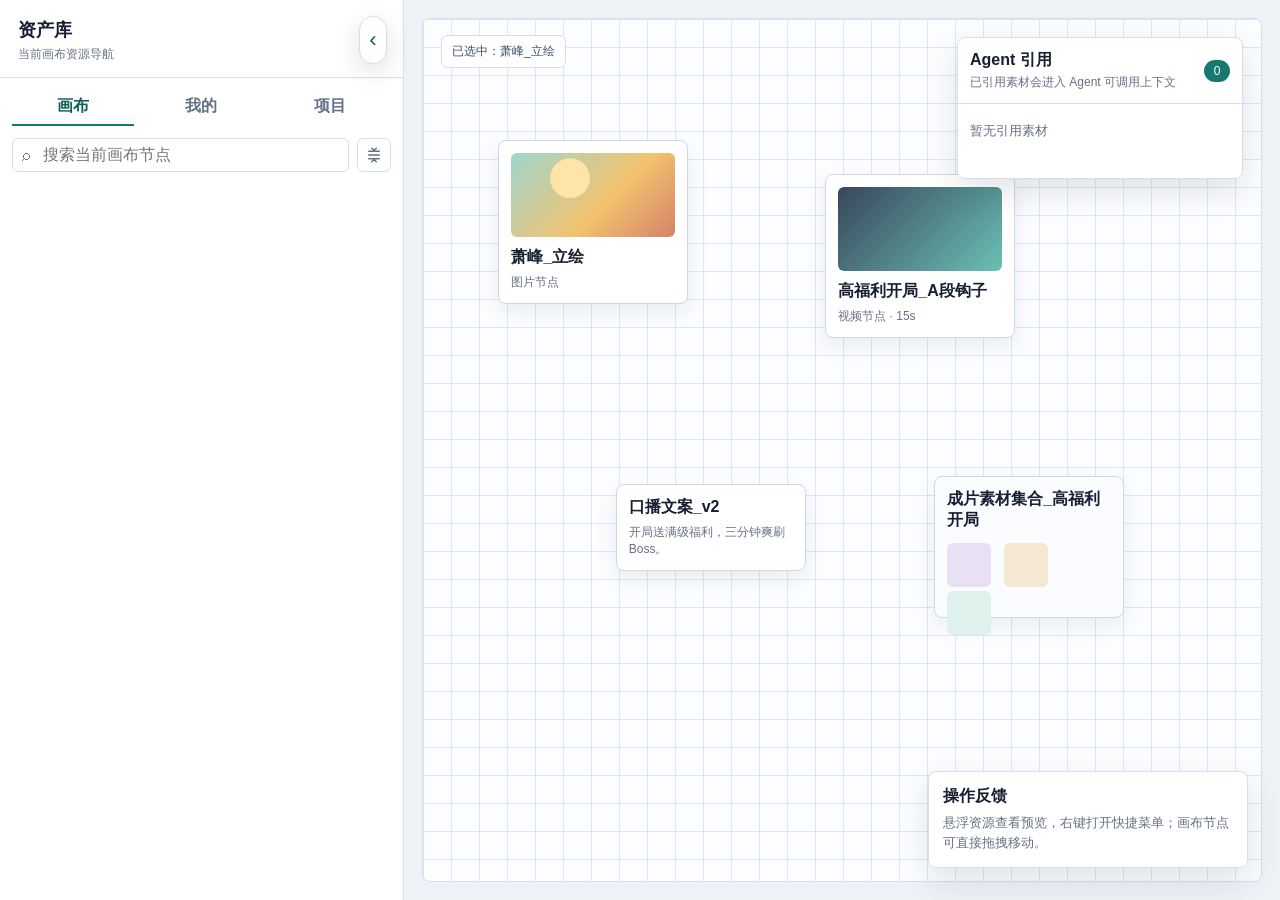
<file: index-project.html>
﻿<!doctype html>
<html lang="zh-CN">
  <head>
    <meta charset="UTF-8" />
    <meta name="viewport" content="width=device-width, initial-scale=1.0" />
    <title>资源管理与文件夹映射设计稿</title>
    <link rel="stylesheet" href="./styles.css?v=20260812-128000" />
  </head>
  <body>
    <main class="app-shell">
      <aside class="asset-panel" aria-label="资产库">
        <button class="panel-toggle" id="panelToggle" type="button" title="收起资产库" aria-label="收起资产库">
          <span class="panel-toggle-icon" aria-hidden="true">‹</span>
        </button>
        <header class="panel-header">
          <div>
            <div class="panel-title">资产库</div>
            <div class="panel-subtitle" id="panelSubtitle">当前画布资源导航</div>
          </div>
        </header>
        <div class="panel-rail" aria-hidden="true">
          <div class="panel-rail-head">
            <div class="panel-rail-count" id="panelRailCount">0 项</div>
          </div>
          <div class="panel-rail-tabs" aria-label="快速切换">
            <button class="panel-rail-tab active" data-tab="canvas" type="button" title="画布" aria-label="画布">
              <span class="panel-rail-tab-icon" aria-hidden="true">画</span>
            </button>
            <button class="panel-rail-tab" data-tab="mine" type="button" title="我的" aria-label="我的">
              <span class="panel-rail-tab-icon" aria-hidden="true">我</span>
            </button>
            <button class="panel-rail-tab" data-tab="shared" type="button" title="项目" aria-label="项目">
              <span class="panel-rail-tab-icon" aria-hidden="true">项</span>
            </button>
          </div>
          <div class="panel-rail-label">资产库</div>
        </div>

        <nav class="tabs" aria-label="资源库类型">
          <button class="tab active" data-tab="canvas" type="button">画布</button>
          <button class="tab" data-tab="mine" type="button">我的</button>
          <button class="tab" data-tab="shared" type="button">项目</button>
        </nav>

        <section class="toolbar" aria-label="工具区">
          <label class="search-wrap">
            <span class="search-icon" aria-hidden="true">⌕</span>
            <input id="searchInput" type="search" placeholder="搜索当前画布节点" />
          </label>
          <div class="toolbar-icons">
            <button class="mini-icon-button hidden" id="rootCreateButton" type="button" title="新建一级文件夹" aria-label="新建一级文件夹">
              <svg class="toolbar-svg" viewBox="0 0 24 24" aria-hidden="true">
                <path d="M12 5v14" />
                <path d="M5 12h14" />
              </svg>
            </button>
            <button class="mini-icon-button" id="collapseAllButton" type="button" title="一键收起" aria-label="一键收起">
              <svg class="toolbar-svg" viewBox="0 0 24 24" aria-hidden="true">
                <path d="M5 7h14" />
                <path d="M5 12h14" />
                <path d="M5 17h14" />
                <path d="M9 3l3 3 3-3" />
                <path d="M9 21l3-3 3 3" />
              </svg>
            </button>
          </div>
        </section>

        <section class="tree-area" id="treeArea" aria-label="内容浏览区"></section>
      </aside>

      <section class="canvas-stage" aria-label="画布">
        <div class="canvas-board" id="canvasBoard">
          <div class="canvas-selection" id="canvasSelectionLabel">已选中：萧峰_立绘</div>
          <div class="canvas-node image-node" data-node-id="hero">
            <div class="thumb image-a"></div>
            <strong>萧峰_立绘</strong>
            <span>图片节点</span>
          </div>
          <div class="canvas-node video-node" data-node-id="hook">
            <div class="thumb video-a"></div>
            <strong>高福利开局_A段钩子</strong>
            <span>视频节点 · 15s</span>
          </div>
          <div class="canvas-node text-node" data-node-id="copy">
            <strong>口播文案_v2</strong>
            <p>开局送满级福利，三分钟爽刷 Boss。</p>
          </div>

          <aside class="agent-context" aria-label="Agent 引用素材">
            <div class="agent-context-header">
              <div>
                <div class="agent-title">Agent 引用</div>
                <div class="agent-subtitle">已引用素材会进入 Agent 可调用上下文</div>
              </div>
              <span class="agent-count" id="agentCount">0</span>
            </div>
            <div class="agent-empty" id="agentEmpty">暂无引用素材</div>
            <div class="agent-list" id="agentList"></div>
          </aside>
          <div class="canvas-group" data-node-id="group">
            <div class="group-title">成片素材集合_高福利开局</div>
            <div class="mini-node mini-video"></div>
            <div class="mini-node mini-text"></div>
            <div class="mini-node mini-audio"></div>
          </div>
        </div>

        <aside class="activity-log" aria-label="操作反馈">
          <div class="activity-title">操作反馈</div>
          <div id="toastLog">悬浮资源查看预览，右键打开快捷菜单；画布节点可直接拖拽移动。</div>
        </aside>
      </section>
    </main>

    <div class="preview-card hidden" id="previewCard" role="dialog" aria-label="资源预览"></div>
    <div class="context-menu hidden" id="contextMenu" role="menu"></div>
    <div class="modal-layer hidden" id="modalLayer" role="dialog" aria-modal="true" aria-label="操作弹窗">
      <div class="modal-card" id="modalCard"></div>
    </div>

    <script src="./app.project.js?v=20260812-128000"></script>
  </body>
</html>
</file>
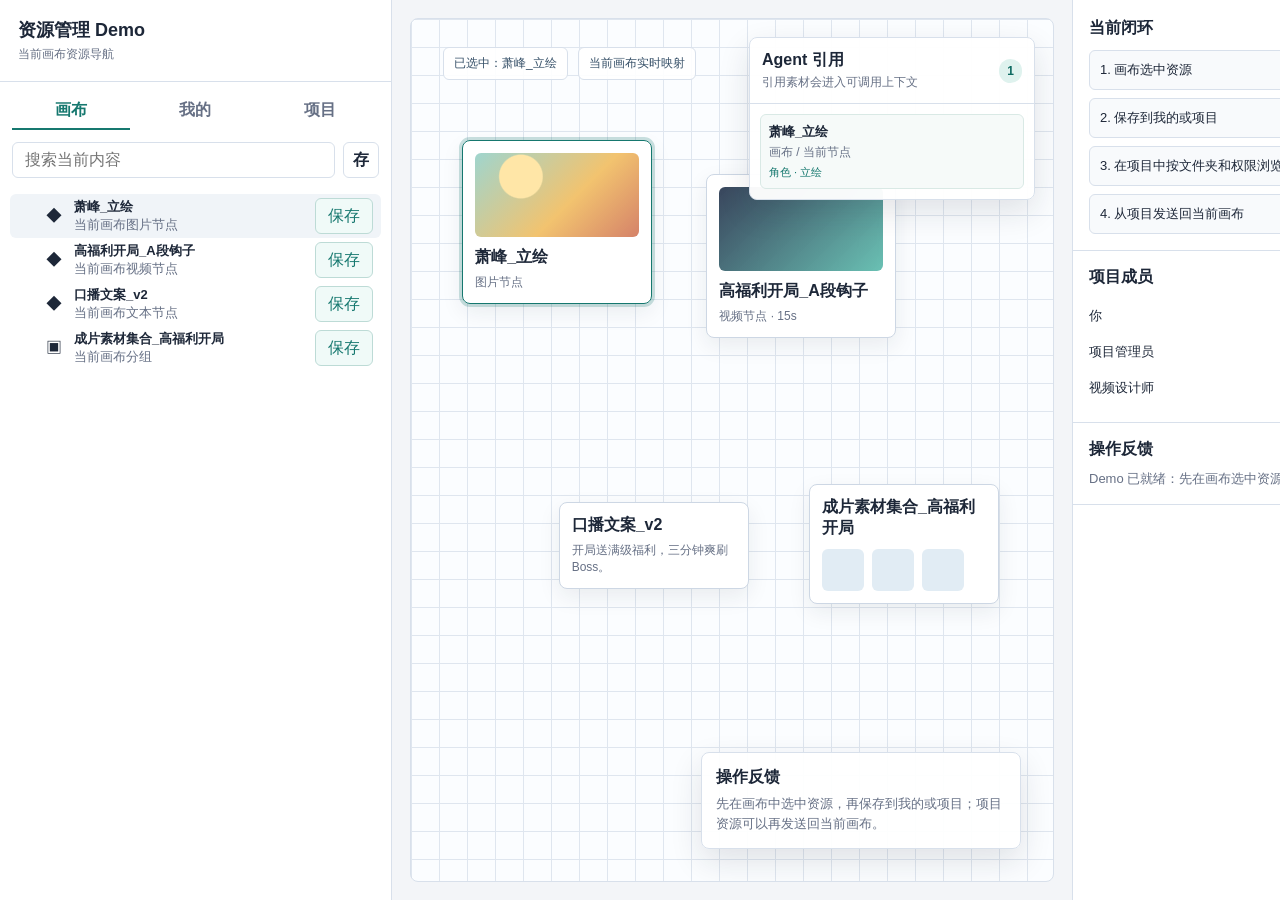
<file: resource-management-project-demo.html>
<!doctype html>
<html lang="zh-CN">
  <head>
    <meta charset="UTF-8" />
    <meta name="viewport" content="width=device-width, initial-scale=1.0" />
    <title>资源管理项目化 Demo</title>
    <style>
      :root {
        --bg: #f3f5f8;
        --panel: #ffffff;
        --panel-soft: #f8fafc;
        --ink: #1d2738;
        --muted: #667085;
        --line: #d8e0eb;
        --brand: #16786f;
        --brand-2: #e1f2ef;
        --blue: #2968a8;
        --yellow: #8a6100;
        --danger: #b42318;
        --shadow: 0 18px 42px rgba(31, 42, 68, 0.16);
      }

      * { box-sizing: border-box; }
      body {
        margin: 0;
        height: 100vh;
        color: var(--ink);
        background: var(--bg);
        font-family: "Microsoft YaHei", "PingFang SC", Arial, sans-serif;
        overflow: hidden;
      }
      button, input, select { font: inherit; }
      button { cursor: pointer; }

      .app {
        display: grid;
        grid-template-columns: 392px minmax(680px, 1fr) 340px;
        height: 100vh;
      }

      .side, .inspector {
        min-height: 0;
        background: var(--panel);
        border-color: var(--line);
      }
      .side {
        display: flex;
        flex-direction: column;
        border-right: 1px solid var(--line);
      }
      .inspector {
        border-left: 1px solid var(--line);
        overflow: auto;
      }

      .head {
        padding: 18px;
        border-bottom: 1px solid var(--line);
      }
      .title {
        font-size: 18px;
        font-weight: 800;
      }
      .subtitle {
        margin-top: 4px;
        color: var(--muted);
        font-size: 12px;
      }

      .tabs {
        display: grid;
        grid-template-columns: repeat(3, 1fr);
        gap: 6px;
        padding: 10px 12px 0;
      }
      .tab {
        height: 38px;
        border: 0;
        border-bottom: 2px solid transparent;
        color: var(--muted);
        background: transparent;
        font-weight: 700;
      }
      .tab.active {
        color: var(--brand);
        border-bottom-color: var(--brand);
      }

      .toolbar {
        display: grid;
        grid-template-columns: minmax(0, 1fr) auto;
        gap: 8px;
        padding: 12px;
      }
      .search {
        width: 100%;
        height: 36px;
        padding: 0 12px;
        border: 1px solid var(--line);
        border-radius: 6px;
        outline: none;
      }
      .search:focus { border-color: var(--brand); }

      .icon-btn, .text-btn, .primary, .ghost {
        height: 36px;
        border: 1px solid var(--line);
        border-radius: 6px;
        background: var(--panel);
        color: var(--ink);
      }
      .icon-btn { width: 36px; font-weight: 800; }
      .text-btn { padding: 0 12px; }
      .primary {
        padding: 0 14px;
        color: #fff;
        border-color: var(--brand);
        background: var(--brand);
      }
      .ghost {
        padding: 0 12px;
        color: var(--brand);
        border-color: #bddbd6;
        background: #f0faf8;
      }
      .danger { color: var(--danger); }
      button:disabled {
        cursor: not-allowed;
        opacity: 0.45;
      }

      .content {
        flex: 1;
        min-height: 0;
        overflow: auto;
        padding: 4px 10px 16px;
      }

      .project-card {
        margin: 8px 0;
        overflow: hidden;
        border: 1px solid var(--line);
        border-radius: 8px;
        background: var(--panel);
      }
      .project-cover {
        min-height: 78px;
        padding: 14px;
        color: #fff;
        background:
          linear-gradient(135deg, rgba(29, 39, 56, 0.94), rgba(22, 120, 111, 0.88)),
          radial-gradient(circle at 82% 20%, rgba(255,255,255,0.28), transparent 32%);
      }
      .project-cover strong { display: block; font-size: 18px; }
      .project-cover span { display: block; margin-top: 4px; font-size: 12px; opacity: 0.78; }
      .project-meta {
        display: grid;
        grid-template-columns: 1fr auto;
        gap: 10px;
        padding: 10px 12px;
        color: var(--muted);
        font-size: 12px;
      }
      .pill {
        display: inline-flex;
        align-items: center;
        height: 24px;
        padding: 0 8px;
        border-radius: 999px;
        font-size: 12px;
        font-weight: 700;
      }
      .pill.manage { color: #7a5500; background: #fff2cc; }
      .pill.edit { color: #175a91; background: #e5f1ff; }
      .pill.read { color: #59636f; background: #edf0f4; }
      .pill.p0 { color: #0d6a61; background: #dff2ee; }
      .pill.p1 { color: #734d00; background: #fff2cc; }
      .pill.p2 { color: #59636f; background: #edf0f4; }

      .project-actions, .row-actions {
        display: flex;
        gap: 8px;
        padding: 0 12px 12px;
      }

      .project-header {
        display: grid;
        grid-template-columns: auto minmax(0, 1fr) auto;
        gap: 8px;
        align-items: center;
        padding: 8px 4px 12px;
        border-bottom: 1px solid var(--line);
      }
      .back {
        width: 32px;
        height: 32px;
        border: 0;
        border-radius: 6px;
        background: transparent;
        font-size: 22px;
      }
      .project-name {
        overflow: hidden;
        text-overflow: ellipsis;
        white-space: nowrap;
        font-weight: 800;
      }
      .project-sub {
        margin-top: 2px;
        overflow: hidden;
        color: var(--muted);
        text-overflow: ellipsis;
        white-space: nowrap;
        font-size: 12px;
      }

      .tree-row {
        display: grid;
        grid-template-columns: 22px 22px minmax(0, 1fr) auto;
        align-items: center;
        gap: 6px;
        min-height: 38px;
        padding: 4px 8px;
        border-radius: 6px;
      }
      .tree-row:hover, .tree-row.selected { background: #f0f4f8; }
      .tree-name {
        min-width: 0;
        overflow: hidden;
        text-overflow: ellipsis;
        white-space: nowrap;
        font-size: 13px;
      }
      .muted { color: var(--muted); }

      .stage {
        position: relative;
        min-width: 0;
        min-height: 0;
        overflow: auto;
        padding: 18px;
      }
      .canvas-topbar {
        position: absolute;
        left: 32px;
        top: 28px;
        z-index: 4;
        display: flex;
        gap: 10px;
        pointer-events: none;
      }
      .canvas-chip {
        padding: 7px 10px;
        border: 1px solid var(--line);
        border-radius: 6px;
        background: rgba(255,255,255,0.92);
        color: #365068;
        font-size: 12px;
      }
      .canvas {
        position: relative;
        height: calc(100vh - 36px);
        min-height: 600px;
        overflow: hidden;
        border: 1px solid var(--line);
        border-radius: 8px;
        background:
          linear-gradient(#dfe6ef 1px, transparent 1px),
          linear-gradient(90deg, #dfe6ef 1px, transparent 1px),
          #fbfdff;
        background-size: 28px 28px;
      }
      .node, .group-node {
        position: absolute;
        width: 190px;
        padding: 12px;
        border: 1px solid #cdd7e4;
        border-radius: 8px;
        background: var(--panel);
        box-shadow: 0 8px 22px rgba(22, 32, 51, 0.08);
        cursor: grab;
        user-select: none;
      }
      .node.dragging, .group-node.dragging { cursor: grabbing; z-index: 8; }
      .node.selected, .group-node.selected {
        border-color: var(--brand);
        outline: 3px solid rgba(22, 120, 111, 0.22);
      }
      .node strong, .group-node strong { display: block; }
      .node span, .node p {
        display: block;
        margin: 6px 0 0;
        color: var(--muted);
        font-size: 12px;
      }
      .thumb {
        height: 84px;
        margin-bottom: 10px;
        border-radius: 6px;
        background:
          radial-gradient(circle at 28% 28%, #ffe6a7 0 16%, transparent 17%),
          linear-gradient(135deg, #9fd5ce, #f2c36f 58%, #d58269);
      }
      .video-thumb {
        background:
          linear-gradient(135deg, rgba(40, 54, 79, 0.92), rgba(85, 184, 169, 0.88)),
          repeating-linear-gradient(90deg, transparent 0 18px, rgba(255,255,255,0.22) 18px 20px);
      }
      .mini-grid {
        display: flex;
        gap: 8px;
        margin-top: 10px;
      }
      .mini {
        width: 42px;
        height: 42px;
        border-radius: 6px;
        background: #e1ecf4;
      }
      .agent-box {
        position: absolute;
        right: 18px;
        top: 18px;
        z-index: 3;
        width: 286px;
        max-height: 290px;
        overflow: hidden;
        border: 1px solid var(--line);
        border-radius: 8px;
        background: rgba(255,255,255,0.96);
        box-shadow: 0 12px 32px rgba(23, 32, 51, 0.12);
      }
      .agent-head {
        display: flex;
        align-items: center;
        justify-content: space-between;
        gap: 12px;
        padding: 12px;
        border-bottom: 1px solid var(--line);
      }
      .agent-list {
        display: grid;
        gap: 6px;
        max-height: 206px;
        overflow: auto;
        padding: 10px;
      }
      .agent-item {
        padding: 8px;
        border: 1px solid #d9e9e5;
        border-radius: 6px;
        background: #f6faf9;
      }
      .agent-name {
        overflow: hidden;
        text-overflow: ellipsis;
        white-space: nowrap;
        font-size: 13px;
        font-weight: 800;
      }
      .agent-path {
        margin-top: 3px;
        overflow: hidden;
        color: var(--muted);
        text-overflow: ellipsis;
        white-space: nowrap;
        font-size: 12px;
      }
      .agent-tags {
        margin-top: 4px;
        overflow: hidden;
        color: var(--brand);
        text-overflow: ellipsis;
        white-space: nowrap;
        font-size: 11px;
      }
      .activity-box {
        position: absolute;
        right: 32px;
        bottom: 32px;
        width: min(320px, calc(100% - 64px));
        padding: 14px;
        border: 1px solid var(--line);
        border-radius: 8px;
        background: rgba(255,255,255,0.95);
        box-shadow: 0 12px 32px rgba(23, 32, 51, 0.12);
      }
      .activity-title { margin-bottom: 6px; font-weight: 800; }
      .activity-log {
        color: var(--muted);
        font-size: 13px;
        line-height: 1.55;
      }

      .inspector-section {
        padding: 16px;
        border-bottom: 1px solid var(--line);
      }
      .section-title {
        display: flex;
        align-items: center;
        justify-content: space-between;
        gap: 8px;
        margin-bottom: 10px;
        font-weight: 800;
      }
      .flow {
        display: grid;
        gap: 8px;
      }
      .flow-step {
        padding: 10px;
        border: 1px solid var(--line);
        border-radius: 6px;
        background: var(--panel-soft);
        font-size: 13px;
      }
      .member {
        display: grid;
        grid-template-columns: 1fr auto;
        gap: 8px;
        align-items: center;
        min-height: 36px;
        font-size: 13px;
      }
      .log {
        display: grid;
        gap: 8px;
        color: var(--muted);
        font-size: 13px;
      }

      .preview {
        position: fixed;
        z-index: 20;
        width: 300px;
        padding: 12px;
        border: 1px solid var(--line);
        border-radius: 8px;
        background: var(--panel);
        box-shadow: var(--shadow);
      }
      .preview-media {
        height: 130px;
        border-radius: 6px;
        background:
          radial-gradient(circle at 28% 28%, #ffe6a7 0 16%, transparent 17%),
          linear-gradient(135deg, #9fd5ce, #f2c36f 58%, #d58269);
      }
      .preview-title { margin-top: 10px; font-weight: 800; }
      .preview-actions {
        display: grid;
        grid-template-columns: 1fr 1fr;
        gap: 8px;
        margin-top: 12px;
      }

      .modal-layer {
        position: fixed;
        inset: 0;
        z-index: 40;
        display: grid;
        place-items: center;
        padding: 24px;
        background: rgba(18, 27, 43, 0.36);
      }
      .modal {
        width: min(560px, 100%);
        border: 1px solid var(--line);
        border-radius: 8px;
        background: var(--panel);
        box-shadow: var(--shadow);
      }
      .modal-head, .modal-body, .modal-foot { padding: 16px; }
      .modal-head { border-bottom: 1px solid var(--line); }
      .modal-foot {
        display: flex;
        justify-content: flex-end;
        gap: 8px;
        border-top: 1px solid var(--line);
      }
      .field { display: grid; gap: 6px; margin-bottom: 12px; }
      .field label { color: var(--muted); font-size: 12px; }
      .field input, .field select {
        width: 100%;
        height: 36px;
        padding: 0 10px;
        border: 1px solid var(--line);
        border-radius: 6px;
      }
      .tip {
        padding: 10px;
        border: 1px solid #f2dfa7;
        border-radius: 6px;
        color: #6e520e;
        background: #fff8e4;
        font-size: 12px;
        line-height: 1.5;
      }
      .hidden { display: none !important; }

      @media (max-width: 1180px) {
        .app { grid-template-columns: 360px minmax(520px, 1fr); }
        .inspector { display: none; }
      }
    </style>
  </head>
  <body>
    <main class="app">
      <aside class="side">
        <header class="head">
          <div class="title">资源管理 Demo</div>
          <div class="subtitle" id="subtitle">画布、我的、项目之间跑通资源闭环</div>
        </header>
        <nav class="tabs">
          <button class="tab active" data-tab="canvas" type="button">画布</button>
          <button class="tab" data-tab="mine" type="button">我的</button>
          <button class="tab" data-tab="project" type="button">项目</button>
        </nav>
        <section class="toolbar">
          <input class="search" id="search" type="search" placeholder="搜索当前内容" />
          <button class="icon-btn" id="createBtn" type="button" title="新建">+</button>
        </section>
        <section class="content" id="content"></section>
      </aside>

      <section class="stage">
        <div class="canvas" id="canvas">
          <div class="canvas-topbar">
            <div class="canvas-chip" id="canvasSelectionLabel">已选中：萧峰_立绘</div>
            <div class="canvas-chip">当前画布实时映射</div>
          </div>
          <div class="node selected" data-node="hero" style="left: 8%; top: 14%">
            <div class="thumb"></div>
            <strong>萧峰_立绘</strong>
            <span>图片节点</span>
          </div>
          <div class="node" data-node="hook" style="left: 46%; top: 18%">
            <div class="thumb video-thumb"></div>
            <strong>高福利开局_A段钩子</strong>
            <span>视频节点 · 15s</span>
          </div>
          <div class="node" data-node="copy" style="left: 23%; top: 56%">
            <strong>口播文案_v2</strong>
            <p>开局送满级福利，三分钟爽刷 Boss。</p>
          </div>
          <div class="group-node" data-node="group" style="left: 62%; top: 54%">
            <strong>成片素材集合_高福利开局</strong>
            <div class="mini-grid">
              <div class="mini"></div>
              <div class="mini"></div>
              <div class="mini"></div>
            </div>
          </div>
          <aside class="agent-box">
            <div class="agent-head">
              <div>
                <div style="font-weight: 800">Agent 引用</div>
                <div class="muted" style="margin-top: 3px; font-size: 12px">引用素材会进入可调用上下文</div>
              </div>
              <span class="pill p0" id="agentCount">1</span>
            </div>
            <div class="agent-list" id="agentList">
              <div class="agent-item">
                <div class="agent-name">萧峰_立绘</div>
                <div class="agent-path">画布 / 当前节点</div>
                <div class="agent-tags">角色 · 立绘</div>
              </div>
            </div>
          </aside>
          <aside class="activity-box">
            <div class="activity-title">操作反馈</div>
            <div class="activity-log" id="activityLog">先在画布中选中资源，再保存到我的或项目；项目资源可以再发送回当前画布。</div>
          </aside>
        </div>
      </section>

      <aside class="inspector">
        <section class="inspector-section">
          <div class="section-title">当前闭环 <span class="pill p0">P0</span></div>
          <div class="flow">
            <div class="flow-step">1. 画布选中资源</div>
            <div class="flow-step">2. 保存到我的或项目</div>
            <div class="flow-step">3. 在项目中按文件夹和权限浏览</div>
            <div class="flow-step">4. 从项目发送回当前画布</div>
          </div>
        </section>
        <section class="inspector-section">
          <div class="section-title">项目成员</div>
          <div id="members"></div>
        </section>
        <section class="inspector-section">
          <div class="section-title">操作反馈</div>
          <div class="log" id="log"></div>
        </section>
      </aside>
    </main>

    <div class="preview hidden" id="preview"></div>
    <div class="modal-layer hidden" id="modalLayer">
      <div class="modal" id="modal"></div>
    </div>

    <script>
      const defaultFolders = ["角色", "怪物/Boss", "宠物/坐骑", "场景/地图", "道具/武器", "UI", "成片素材集合", "达人素材", "品牌/渠道", "其他"];
      const canvasAssets = [
        { id: "hero", name: "萧峰_立绘", type: "图片", desc: "当前画布图片节点", tags: ["角色", "立绘"] },
        { id: "hook", name: "高福利开局_A段钩子", type: "视频", desc: "当前画布视频节点", tags: ["A段钩子", "高福利"] },
        { id: "copy", name: "口播文案_v2", type: "文本", desc: "当前画布文本节点", tags: ["口播", "文案"] },
        { id: "group", name: "成片素材集合_高福利开局", type: "组", desc: "当前画布分组", tags: ["成片", "组合"] }
      ];
      const state = {
        tab: "canvas",
        selectedCanvas: "hero",
        selectedProject: null,
        selectedItem: null,
        query: "",
        counter: 1,
        drag: null,
        activity: ["先在画布中选中资源，再保存到我的或项目；项目资源可以再发送回当前画布。"],
        my: [
          folder("角色", [asset("三视图-异能者", "图片", "个人沉淀角色素材")]),
          folder("成片素材集合", [asset("高福利开局_最终成片", "视频", "个人剪辑成片")]),
          folder("品牌/渠道", [asset("TapTap渠道KV_竖版", "图片", "渠道投放 KV")])
        ],
        projects: [
          project("p1", "天龙八部2", "买量视频常用素材项目", "manage", [
            folder("角色", [asset("萧峰_三视图", "图片", "项目官方角色素材")]),
            folder("UI", [asset("登录页_按钮", "图片", "项目 UI 素材")]),
            folder("成片素材集合", [asset("高福利开局_15s", "视频", "项目共用成片")])
          ]),
          project("p2", "热血江湖", "直播切片素材项目", "edit", [
            folder("角色", [asset("门派主角_立绘", "图片", "直播切片主角素材")]),
            folder("品牌/渠道", [asset("直播封面_模板", "图片", "直播渠道素材")])
          ]),
          project("p3", "斗罗大陆", "渠道素材只读项目", "read", [
            folder("角色", [asset("唐三_立绘", "图片", "只读角色素材")]),
            folder("品牌/渠道", [asset("应用宝渠道KV", "图片", "只读渠道素材")])
          ])
        ],
        logs: ["Demo 已就绪：先在画布选中资源，再保存到项目。"]
      };

      function folder(name, children = []) {
        return { id: "f-" + Math.random().toString(36).slice(2), kind: "folder", name, children };
      }
      function asset(name, type, desc) {
        return { id: "a-" + Math.random().toString(36).slice(2), kind: "asset", name, type, desc, tags: [type] };
      }
      function project(id, name, desc, role, folders) {
        const folderNames = folders.map(f => f.name);
        defaultFolders.forEach(name => {
          if (!folderNames.includes(name)) folders.push(folder(name));
        });
        return {
          id, name, desc, role, folders,
          members: [
            { name: "你", role },
            { name: "项目管理员", role: "manage" },
            { name: "视频设计师", role: "edit" }
          ]
        };
      }
      function roleLabel(role) {
        return role === "manage" ? "可管理" : role === "edit" ? "可编辑" : "可阅读";
      }
      function roleClass(role) {
        return role === "manage" ? "manage" : role === "edit" ? "edit" : "read";
      }
      function canEdit(role) {
        return role === "edit" || role === "manage";
      }
      function canManage(role) {
        return role === "manage";
      }
      function esc(v) {
        return String(v ?? "").replace(/[&<>"]/g, ch => ({ "&": "&amp;", "<": "&lt;", ">": "&gt;", '"': "&quot;" }[ch]));
      }
      function addLog(text) {
        state.logs.unshift(text);
        state.logs = state.logs.slice(0, 5);
        renderLog();
      }
      function pushActivity(text) {
        state.activity.unshift(text);
        state.activity = state.activity.slice(0, 5);
        renderActivity();
      }

      const content = document.querySelector("#content");
      const search = document.querySelector("#search");
      const createBtn = document.querySelector("#createBtn");
      const preview = document.querySelector("#preview");
      const modalLayer = document.querySelector("#modalLayer");
      const modal = document.querySelector("#modal");

      document.querySelectorAll(".tab").forEach(btn => {
        btn.onclick = () => {
          state.tab = btn.dataset.tab;
          state.selectedProject = null;
          state.query = "";
          search.value = "";
          hidePreview();
          render();
        };
      });
      search.oninput = e => {
        state.query = e.target.value.trim();
        renderContent();
      };
      createBtn.onclick = () => {
        if (state.tab === "project" && !state.selectedProject) openCreateProjectModal();
        else if (state.tab === "mine") openCreateMineFolderModal();
        else if (state.tab === "project" && state.selectedProject) openCreateProjectFolderModal();
      };
      document.querySelectorAll("[data-node]").forEach(node => {
        node.onclick = () => {
          state.selectedCanvas = node.dataset.node;
          document.querySelectorAll("[data-node]").forEach(n => n.classList.toggle("selected", n.dataset.node === state.selectedCanvas));
          addLog("已选中画布资源：" + getSelectedCanvasAsset().name);
        };
      });
      modalLayer.onclick = e => {
        if (e.target === modalLayer) closeModal();
      };

      function render() {
        document.querySelectorAll(".tab").forEach(btn => btn.classList.toggle("active", btn.dataset.tab === state.tab));
        document.querySelector("#subtitle").textContent =
          state.tab === "canvas" ? "当前画布资源导航" :
          state.tab === "mine" ? "个人长期资源沉淀" :
          state.selectedProject ? "项目资源库：" + state.selectedProject.name : "按项目组织团队资源";
        createBtn.textContent = state.tab === "canvas" ? "存" : "+";
        createBtn.title = state.tab === "canvas" ? "保存选中资源" : "新建";
        createBtn.onclick = () => {
          if (state.tab === "canvas") openSaveCanvasModal();
          else if (state.tab === "project" && !state.selectedProject) openCreateProjectModal();
          else if (state.tab === "project" && state.selectedProject) openCreateProjectFolderModal();
          else openCreateMineFolderModal();
        };
        renderContent();
        renderMembers();
        renderLog();
        renderActivity();
        bindCanvasNodes();
      }

      function renderContent() {
        if (state.tab === "canvas") return renderCanvasList();
        if (state.tab === "mine") return renderFolderTree(state.my, "mine");
        if (state.selectedProject) return renderProjectDetail();
        return renderProjectList();
      }

      function renderCanvasList() {
        const items = canvasAssets.filter(item => hit(item.name + item.desc + item.tags.join(" ")));
        content.innerHTML = items.map(item => `
          <div class="tree-row ${item.id === state.selectedCanvas ? "selected" : ""}" data-canvas-id="${item.id}">
            <span></span><span>${item.type === "组" ? "▣" : "◆"}</span>
            <div class="tree-name"><strong>${esc(item.name)}</strong><div class="muted">${esc(item.desc)}</div></div>
            <button class="ghost" data-save-canvas="${item.id}" type="button">保存</button>
          </div>
        `).join("");
        content.querySelectorAll("[data-canvas-id]").forEach(row => {
          row.onclick = e => {
            if (e.target.closest("button")) return;
            state.selectedCanvas = row.dataset.canvasId;
            document.querySelectorAll("[data-node]").forEach(n => n.classList.toggle("selected", n.dataset.node === state.selectedCanvas));
            render();
          };
        });
        content.querySelectorAll("[data-save-canvas]").forEach(btn => {
          btn.onclick = () => openSaveCanvasModal(btn.dataset.saveCanvas);
        });
      }

      function renderFolderTree(folders, scope, target = content) {
        const rows = [];
        folders.forEach(folder => {
          rows.push(`
            <div class="tree-row">
              <span>▾</span><span>📁</span>
              <div class="tree-name"><strong>${esc(folder.name)}</strong><div class="muted">${folder.children.length} 个资源</div></div>
              ${scope === "mine" ? '<button class="ghost" data-add-mine="' + folder.id + '" type="button">加入</button>' : ""}
            </div>
          `);
          folder.children.filter(item => hit(item.name + item.desc + item.type + item.tags.join(" "))).forEach(item => {
            rows.push(`
              <div class="tree-row" style="padding-left: 24px" data-preview="${item.id}">
                <span></span><span>${item.type === "视频" ? "▶" : item.type === "文本" ? "文" : "◆"}</span>
                <div class="tree-name">${esc(item.name)}<div class="muted">${esc(item.desc)}</div></div>
                <button class="ghost" data-send="${item.id}" type="button">发画布</button>
              </div>
            `);
          });
        });
        target.innerHTML = rows.join("") || '<div class="muted" style="padding: 24px">暂无资源</div>';
        target.querySelectorAll("[data-preview]").forEach(row => row.onclick = e => {
          if (e.target.closest("button")) return;
          const item = findAssetInFolders(scope === "mine" ? state.my : state.selectedProject.folders, row.dataset.preview);
          showPreview(item, e.currentTarget.getBoundingClientRect());
        });
        target.querySelectorAll("[data-send]").forEach(btn => btn.onclick = () => {
          const item = findAssetInFolders(scope === "mine" ? state.my : state.selectedProject.folders, btn.dataset.send);
          sendToCanvas(item);
        });
        target.querySelectorAll("[data-add-mine]").forEach(btn => btn.onclick = () => openSaveMineToProjectModal(btn.dataset.addMine));
      }

      function renderProjectList() {
        const projects = state.projects.filter(p => hit(p.name + p.desc + roleLabel(p.role)));
        content.innerHTML = projects.map(p => `
          <article class="project-card">
            <div class="project-cover">
              <strong>${esc(p.name)}</strong>
              <span>${esc(p.desc)}</span>
            </div>
            <div class="project-meta">
              <div>${countAssets(p.folders)} 个资源 · ${p.members.length} 位成员</div>
              <span class="pill ${roleClass(p.role)}">${roleLabel(p.role)}</span>
            </div>
            <div class="project-actions">
              <button class="primary" data-open-project="${p.id}" type="button">进入项目</button>
              <button class="ghost" data-save-selected="${p.id}" ${canEdit(p.role) ? "" : "disabled"} type="button">存入项目</button>
            </div>
          </article>
        `).join("");
        content.querySelectorAll("[data-open-project]").forEach(btn => btn.onclick = () => {
          state.selectedProject = state.projects.find(p => p.id === btn.dataset.openProject);
          render();
        });
        content.querySelectorAll("[data-save-selected]").forEach(btn => btn.onclick = () => {
          const p = state.projects.find(x => x.id === btn.dataset.saveSelected);
          openSaveCanvasModal(state.selectedCanvas, p.id);
        });
      }

      function renderProjectDetail() {
        const p = state.selectedProject;
        content.innerHTML = `
          <div class="project-header">
            <button class="back" id="backProject" type="button">‹</button>
            <div>
              <div class="project-name">${esc(p.name)}</div>
              <div class="project-sub">${countAssets(p.folders)} 个资源 · ${roleLabel(p.role)}</div>
            </div>
            <span class="pill ${roleClass(p.role)}">${roleLabel(p.role)}</span>
          </div>
          <div class="row-actions" style="padding: 10px 4px">
            <button class="primary" id="saveToThisProject" ${canEdit(p.role) ? "" : "disabled"} type="button">保存选中资源</button>
            <button class="ghost" id="membersBtn" type="button">成员</button>
          </div>
          <div id="projectTree"></div>
        `;
        document.querySelector("#backProject").onclick = () => { state.selectedProject = null; render(); };
        document.querySelector("#saveToThisProject").onclick = () => openSaveCanvasModal(state.selectedCanvas, p.id);
        document.querySelector("#membersBtn").onclick = () => openMembersModal();
        renderFolderTree(p.folders, "project", document.querySelector("#projectTree"));
      }

      function bindCanvasNodes() {
        document.querySelectorAll("#canvas .node, #canvas .group-node").forEach(node => {
          if (node.dataset.bound) return;
          node.dataset.bound = "1";
          node.onpointerdown = e => {
            if (e.button !== 0) return;
            state.drag = {
              node,
              startX: e.clientX,
              startY: e.clientY,
              left: node.offsetLeft,
              top: node.offsetTop,
              moved: false
            };
            node.classList.add("dragging");
            e.preventDefault();
          };
          node.onclick = () => {
            state.selectedCanvas = node.dataset.node;
            document.querySelectorAll("[data-node]").forEach(n => n.classList.toggle("selected", n.dataset.node === state.selectedCanvas));
            document.querySelector("#canvasSelectionLabel").textContent = "已选中：" + getSelectedCanvasAsset().name;
            pushActivity("已选中画布资源：" + getSelectedCanvasAsset().name);
          };
        });
      }

      document.addEventListener("pointermove", e => {
        if (!state.drag) return;
        const { node, startX, startY, left, top } = state.drag;
        const dx = e.clientX - startX;
        const dy = e.clientY - startY;
        if (Math.abs(dx) + Math.abs(dy) > 4) state.drag.moved = true;
        const canvasRect = document.querySelector("#canvas").getBoundingClientRect();
        const maxLeft = canvasRect.width - node.offsetWidth - 12;
        const maxTop = canvasRect.height - node.offsetHeight - 12;
        const nextLeft = Math.max(12, Math.min(maxLeft, left + dx));
        const nextTop = Math.max(12, Math.min(maxTop, top + dy));
        node.style.left = nextLeft + "px";
        node.style.top = nextTop + "px";
      });
      document.addEventListener("pointerup", () => {
        if (!state.drag) return;
        state.drag.node.classList.remove("dragging");
        if (state.drag.moved) {
          pushActivity("已拖动画布资源：" + state.drag.node.querySelector("strong")?.textContent);
        }
        state.drag = null;
      });

      function renderMembers() {
        const p = state.selectedProject || state.projects[0];
        document.querySelector("#members").innerHTML = p.members.map(m => `
          <div class="member">
            <span>${esc(m.name)}</span>
            <span class="pill ${roleClass(m.role)}">${roleLabel(m.role)}</span>
          </div>
        `).join("");
      }
      function renderLog() {
        document.querySelector("#log").innerHTML = state.logs.map(item => `<div>${esc(item)}</div>`).join("");
      }
      function renderActivity() {
        const activityText = document.querySelector("#activityLog");
        if (activityText) activityText.textContent = state.activity[0] || "暂无操作";
        const count = document.querySelector("#agentCount");
        if (count) count.textContent = String(Math.max(1, state.activity.length));
      }

      function hit(text) {
        if (!state.query) return true;
        return String(text).toLowerCase().includes(state.query.toLowerCase());
      }
      function countAssets(folders) {
        return folders.reduce((sum, f) => sum + f.children.length, 0);
      }
      function findAssetInFolders(folders, id) {
        for (const f of folders) {
          const found = f.children.find(item => item.id === id);
          if (found) return found;
        }
        return null;
      }
      function getSelectedCanvasAsset(id = state.selectedCanvas) {
        return canvasAssets.find(item => item.id === id) || canvasAssets[0];
      }
      function cloneFromCanvas(id) {
        const source = getSelectedCanvasAsset(id);
        return {
          id: "a-new-" + state.counter++,
          kind: "asset",
          name: source.name,
          type: source.type === "组" ? "组合" : source.type,
          desc: "从画布保存的资源副本",
          tags: [...source.tags]
        };
      }

      function openSaveCanvasModal(assetId = state.selectedCanvas, projectId = "") {
        const asset = getSelectedCanvasAsset(assetId);
        const editableProjects = state.projects.filter(p => canEdit(p.role));
        modal.innerHTML = `
          <div class="modal-head">
            <strong>保存到项目</strong>
            <div class="muted" style="margin-top: 4px; font-size: 12px">当前选中：${esc(asset.name)}</div>
          </div>
          <div class="modal-body">
            <div class="field">
              <label>目标项目</label>
              <select id="targetProject">${editableProjects.map(p => `<option value="${p.id}" ${p.id === projectId ? "selected" : ""}>${esc(p.name)} · ${roleLabel(p.role)}</option>`).join("")}</select>
            </div>
            <div class="field">
              <label>目标文件夹</label>
              <select id="targetFolder"></select>
            </div>
            <div class="field">
              <label>资源名称</label>
              <input id="assetName" value="${esc(asset.name)}" />
            </div>
            <div class="tip">保存后会在项目中生成独立资源记录，原画布内容不变。</div>
          </div>
          <div class="modal-foot">
            <button class="text-btn" data-close type="button">取消</button>
            <button class="primary" id="confirmSaveCanvas" type="button">确认保存</button>
          </div>
        `;
        openModal();
        const projectSelect = modal.querySelector("#targetProject");
        const folderSelect = modal.querySelector("#targetFolder");
        function refreshFolders() {
          const p = state.projects.find(x => x.id === projectSelect.value);
          folderSelect.innerHTML = p.folders.map(f => `<option value="${f.id}">${esc(f.name)}</option>`).join("");
        }
        projectSelect.onchange = refreshFolders;
        refreshFolders();
        modal.querySelector("#confirmSaveCanvas").onclick = () => {
          const p = state.projects.find(x => x.id === projectSelect.value);
          const f = p.folders.find(x => x.id === folderSelect.value);
          const copy = cloneFromCanvas(assetId);
          copy.name = modal.querySelector("#assetName").value.trim() || copy.name;
          f.children.push(copy);
          closeModal();
          state.tab = "project";
          state.selectedProject = p;
          addLog(`已保存到项目：${p.name} / ${f.name}`);
          render();
        };
      }

      function openSaveMineToProjectModal(folderId) {
        const sourceFolder = state.my.find(f => f.id === folderId);
        if (!sourceFolder || !sourceFolder.children.length) return addLog("该文件夹暂无资源可保存。");
        openSaveCanvasModal(state.selectedCanvas);
      }

      function openCreateProjectModal() {
        modal.innerHTML = `
          <div class="modal-head"><strong>新建项目</strong><div class="muted" style="margin-top: 4px; font-size: 12px">创建后系统会自动生成默认项目文件夹。</div></div>
          <div class="modal-body">
            <div class="field"><label>项目名称</label><input id="projectName" value="新项目资源库" /></div>
            <div class="field"><label>项目描述</label><input id="projectDesc" value="用于团队沉淀和复用素材" /></div>
            <div class="tip">默认生成：角色、怪物/Boss、宠物/坐骑、场景/地图、道具/武器、UI、成片素材集合、达人素材、品牌/渠道、其他。</div>
          </div>
          <div class="modal-foot"><button class="text-btn" data-close type="button">取消</button><button class="primary" id="confirmCreateProject" type="button">确认创建</button></div>
        `;
        openModal();
        modal.querySelector("#confirmCreateProject").onclick = () => {
          const name = modal.querySelector("#projectName").value.trim() || "新项目资源库";
          const desc = modal.querySelector("#projectDesc").value.trim() || "用于团队沉淀和复用素材";
          const p = project("p-new-" + state.counter++, name, desc, "manage", []);
          state.projects.unshift(p);
          state.tab = "project";
          state.selectedProject = p;
          closeModal();
          addLog(`已创建项目：${name}，并初始化默认文件夹。`);
          render();
        };
      }

      function openCreateMineFolderModal() {
        state.my.push(folder("新建个人文件夹"));
        addLog("已在我的资源中新建一级文件夹。");
        render();
      }

      function openCreateProjectFolderModal() {
        const p = state.selectedProject;
        if (!p) return;
        if (!canManage(p.role)) return addLog("当前项目没有管理文件夹权限。");
        p.folders.push(folder("新建项目文件夹"));
        addLog(`已在项目「${p.name}」中新建一级文件夹。`);
        render();
      }

      function openMembersModal() {
        const p = state.selectedProject;
        modal.innerHTML = `
          <div class="modal-head"><strong>项目成员</strong><div class="muted" style="margin-top: 4px; font-size: 12px">${esc(p.name)} · ${roleLabel(p.role)}</div></div>
          <div class="modal-body">
            ${p.members.map(m => `<div class="member"><span>${esc(m.name)}</span><span class="pill ${roleClass(m.role)}">${roleLabel(m.role)}</span></div>`).join("")}
            <div class="tip">${canManage(p.role) ? "P1：可在这里添加成员、移除成员、调整角色。" : "当前权限不可管理成员。"}</div>
          </div>
          <div class="modal-foot"><button class="primary" data-close type="button">知道了</button></div>
        `;
        openModal();
      }

      function showPreview(item, rect) {
        if (!item) return;
        preview.innerHTML = `
          <div class="preview-media ${item.type === "视频" ? "video-thumb" : ""}"></div>
          <div class="preview-title">${esc(item.name)}</div>
          <div class="muted" style="margin-top: 4px; font-size: 12px">${esc(item.type)} · ${esc(item.desc)}</div>
          <div style="margin-top: 8px">${(item.tags || []).map(t => `<span class="pill p0" style="margin-right: 4px">${esc(t)}</span>`).join("")}</div>
          <div class="preview-actions">
            <button class="primary" id="previewSend" type="button">发画布</button>
            <button class="ghost" id="previewRef" type="button">引用</button>
          </div>
        `;
        preview.style.left = Math.min(rect.right + 12, window.innerWidth - 320) + "px";
        preview.style.top = Math.max(18, Math.min(rect.top, window.innerHeight - 260)) + "px";
        preview.classList.remove("hidden");
        preview.querySelector("#previewSend").onclick = () => sendToCanvas(item);
        preview.querySelector("#previewRef").onclick = () => addLog("已引用到 Agent 上下文：" + item.name);
      }
      function hidePreview() {
        preview.classList.add("hidden");
      }
      document.addEventListener("click", e => {
        if (!preview.contains(e.target) && !e.target.closest("[data-preview]")) hidePreview();
      });

      function sendToCanvas(item) {
        if (!item) return;
        const el = document.createElement("div");
        el.className = "node";
        el.style.left = (12 + (state.counter * 9) % 64) + "%";
        el.style.top = (18 + (state.counter * 13) % 58) + "%";
        el.innerHTML = `<div class="thumb ${item.type === "视频" ? "video-thumb" : ""}"></div><strong>${esc(item.name)}</strong><span>从资源库发送</span>`;
        document.querySelector("#canvas").appendChild(el);
        addLog("已发送到当前画布：" + item.name);
      }

      function openModal() {
        modalLayer.classList.remove("hidden");
        modal.querySelectorAll("[data-close]").forEach(btn => btn.onclick = closeModal);
      }
      function closeModal() {
        modalLayer.classList.add("hidden");
      }

      render();
    </script>
  </body>
</html>
</file>
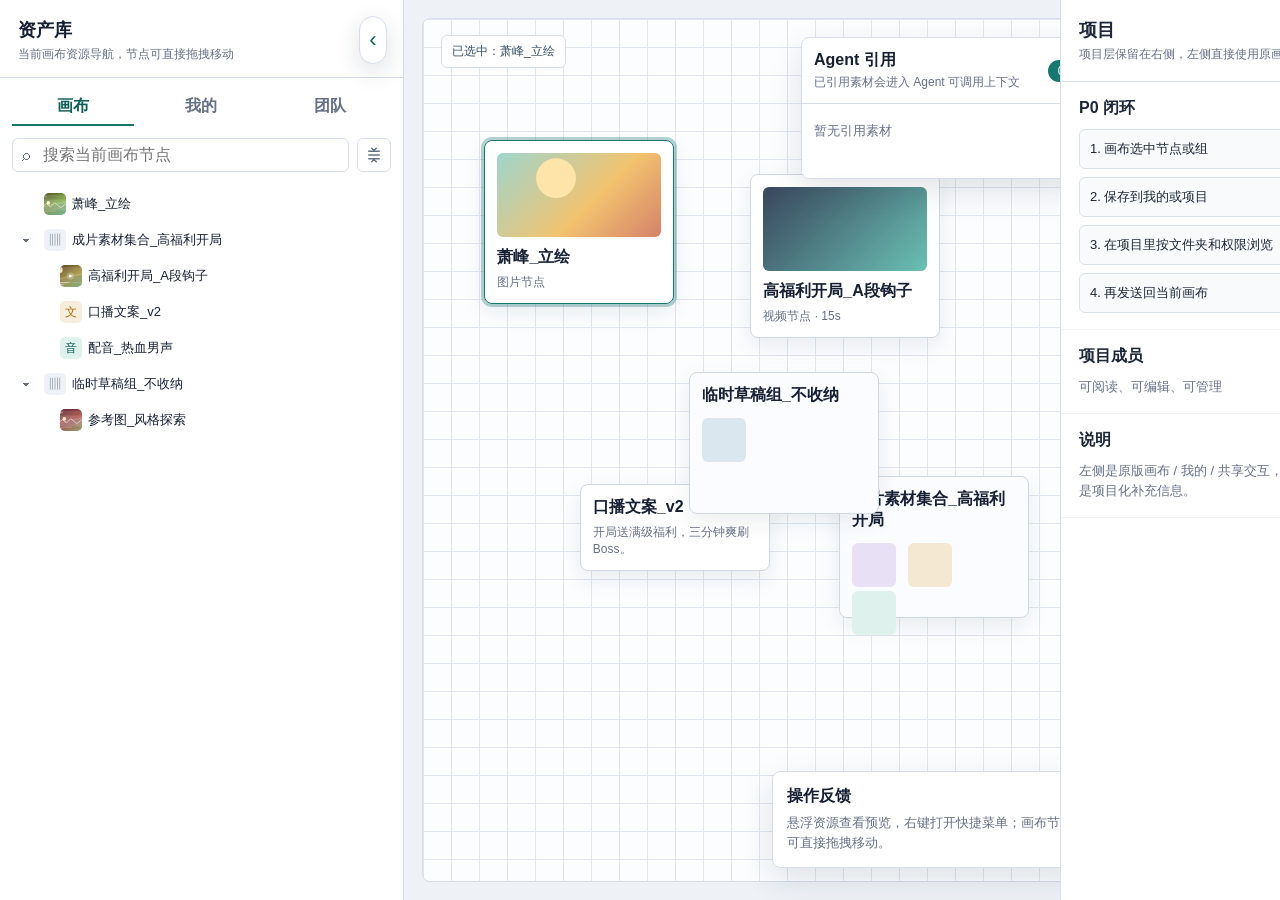
<file: resource-management-project-wrapper.html>
<!doctype html>
<html lang="zh-CN">
  <head>
    <meta charset="UTF-8" />
    <meta name="viewport" content="width=device-width, initial-scale=1.0" />
    <title>资源管理项目化 Wrapper</title>
    <style>
      body {
        margin: 0;
        height: 100vh;
        overflow: auto;
        font-family: "Microsoft YaHei", "PingFang SC", Arial, sans-serif;
        background: #f3f5f8;
      }
      .wrap {
        display: grid;
        grid-template-columns: minmax(1060px, 1fr) 340px;
        height: 100vh;
        min-width: 1400px;
      }
      .frame {
        width: 100%;
        height: 100%;
        border: 0;
        background: #fff;
      }
      .panel {
        min-width: 0;
        border-left: 1px solid #d8e0eb;
        background: #fff;
        overflow: auto;
        min-height: 100vh;
      }
      .head {
        padding: 18px;
        border-bottom: 1px solid #d8e0eb;
      }
      .title {
        font-size: 18px;
        font-weight: 800;
        color: #1d2738;
      }
      .subtitle {
        margin-top: 4px;
        color: #667085;
        font-size: 12px;
      }
      .section {
        padding: 16px 18px;
        border-bottom: 1px solid #eef2f6;
      }
      .section-title {
        margin-bottom: 10px;
        font-weight: 800;
        color: #1d2738;
      }
      .pill {
        display: inline-flex;
        align-items: center;
        height: 24px;
        padding: 0 8px;
        border-radius: 999px;
        font-size: 12px;
        font-weight: 700;
        background: #dff2ee;
        color: #0d6a61;
      }
      .flow {
        display: grid;
        gap: 8px;
      }
      .flow-step {
        padding: 10px;
        border: 1px solid #d8e0eb;
        border-radius: 6px;
        background: #f8fafc;
        font-size: 13px;
        color: #1d2738;
      }
      .muted {
        color: #667085;
        font-size: 13px;
        line-height: 1.55;
      }
    </style>
  </head>
  <body>
    <main class="wrap">
      <iframe class="frame" src="./index.html" title="原画布与我的交互" style="min-width: 1100px;"></iframe>
      <aside class="panel">
        <header class="head">
          <div class="title">项目</div>
          <div class="subtitle">项目层保留在右侧，左侧直接使用原画布 / 我的交互</div>
        </header>
        <section class="section">
          <div class="section-title">P0 闭环</div>
          <div class="flow">
            <div class="flow-step">1. 画布选中节点或组</div>
            <div class="flow-step">2. 保存到我的或项目</div>
            <div class="flow-step">3. 在项目里按文件夹和权限浏览</div>
            <div class="flow-step">4. 再发送回当前画布</div>
          </div>
        </section>
        <section class="section">
          <div class="section-title">项目成员</div>
          <div class="muted">可阅读、可编辑、可管理</div>
        </section>
        <section class="section">
          <div class="section-title">说明</div>
          <div class="muted">左侧是原版画布 / 我的 / 共享交互，未做重写。右侧是项目化补充信息。</div>
        </section>
      </aside>
    </main>
  </body>
</html>
</file>
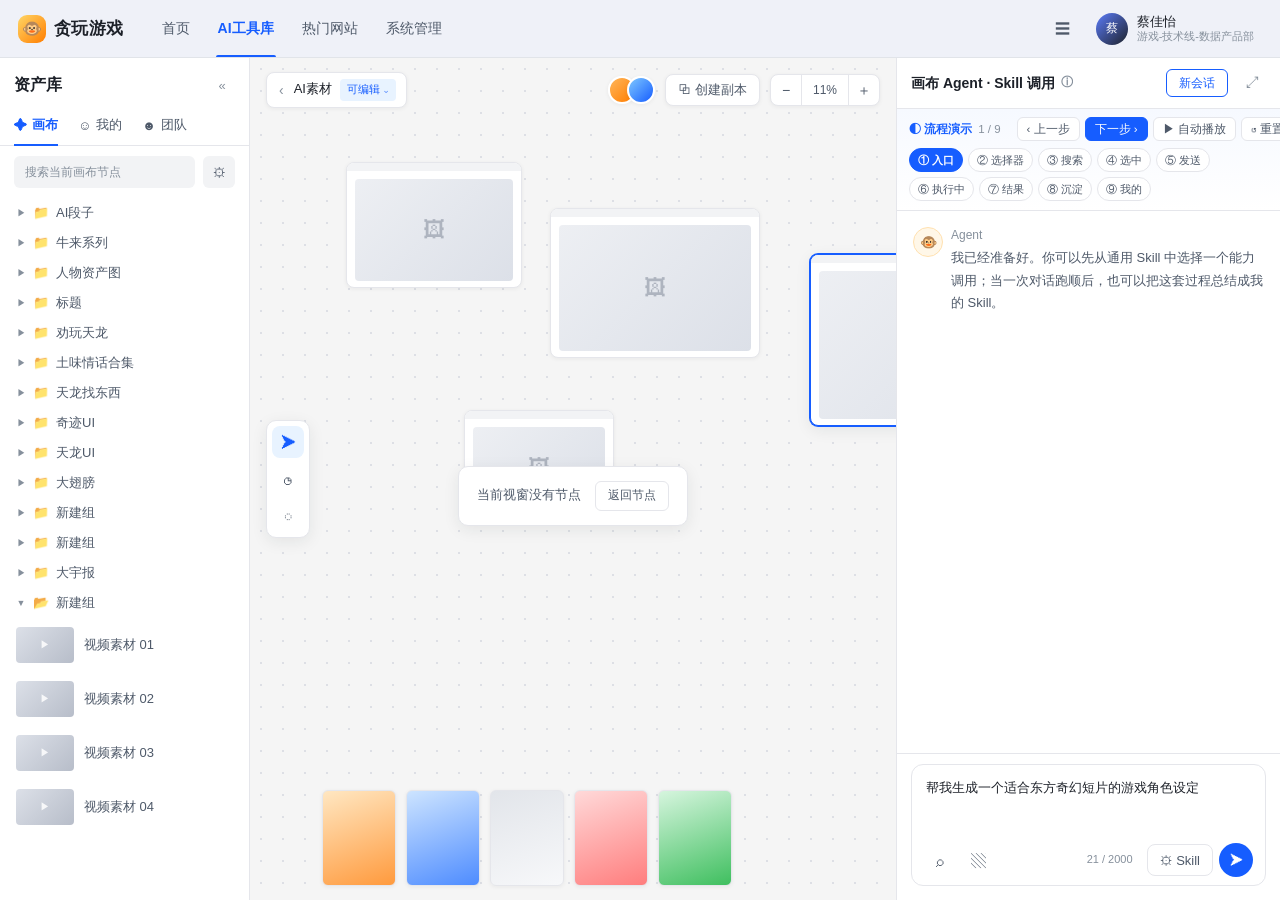
<file: skill-agent-demo.html>
<!doctype html>
<html lang="zh-CN">
<head>
  <meta charset="utf-8">
  <meta name="viewport" content="width=device-width, initial-scale=1">
  <link rel="icon" href="data:,">
  <title>画布 Agent Skill 接入 Demo</title>
  <style>
:root{
  --brand:#165DFF;--brand-hover:#0B5EFF;--brand-soft:#E8F3FF;--brand-soft-2:#F2F7FF;
  --ink:#1D2129;--ink-2:#4E5969;--ink-3:#86909C;--ink-4:#C9CDD4;
  --line:#E5E6EB;--line-2:#F2F3F5;--fill:#F2F3F5;--bg:#F5F5F5;--card:#FFFFFF;
  --nav-bg:#EFF1F8;--nav-line:#E1E4E9;
  --success:#00B42A;--orange:#FF7D00;--danger:#F53F3F;--warn-bg:#FFF7E8;
  --nav-h:58px;--left-w:285px;--chat-w:clamp(380px,30vw,470px);
  --shadow-sm:0 1px 4px rgba(29,33,41,.06);
  --shadow-md:0 4px 16px rgba(29,33,41,.08);
  --shadow-lg:0 10px 30px rgba(29,33,41,.14);
  --r-sm:6px;--r-md:8px;--r-lg:12px;--r-xl:16px;
}
*{box-sizing:border-box}
html,body{height:100%}
body{margin:0;font-family:"PingFang SC","Microsoft YaHei","Helvetica Neue",Arial,sans-serif;font-size:13px;line-height:1.6;color:var(--ink);background:var(--bg);-webkit-font-smoothing:antialiased}
button{font-family:inherit}
input,textarea{font-family:inherit}
::-webkit-scrollbar{width:8px;height:8px}
::-webkit-scrollbar-thumb{background:#D6D8DE;border-radius:4px}
::-webkit-scrollbar-thumb:hover{background:#C9CDD4}
::-webkit-scrollbar-track{background:transparent}

/* ===== top nav ===== */
.topnav{height:var(--nav-h);display:flex;align-items:center;gap:26px;padding:0 18px;background:var(--nav-bg);border-bottom:1px solid var(--nav-line);position:relative;z-index:30}
.brand-logo{display:flex;align-items:center;gap:8px;font-size:17px;font-weight:700;color:var(--ink);letter-spacing:.4px;white-space:nowrap}
.brand-logo .mascot{width:28px;height:28px;border-radius:9px;background:linear-gradient(135deg,#FFD666,#FF7D00);display:grid;place-items:center;font-size:16px;line-height:1}
.nav-menu{display:flex;align-items:center;gap:4px;height:100%}
.nav-item{height:100%;display:flex;align-items:center;padding:0 12px;font-size:14px;color:var(--ink-2);cursor:pointer;position:relative;transition:color .15s}
.nav-item:hover{color:var(--brand)}
.nav-item.active{color:var(--brand);font-weight:600}
.nav-item.active::after{content:"";position:absolute;left:10px;right:10px;bottom:0;height:2px;background:var(--brand);border-radius:2px 2px 0 0}
.nav-right{margin-left:auto;display:flex;align-items:center;gap:8px}
.nav-icon{width:34px;height:34px;border-radius:var(--r-md);display:grid;place-items:center;color:var(--ink-2);cursor:pointer;font-size:15px}
.nav-icon:hover{background:rgba(22,93,255,.08);color:var(--brand)}
.user-chip{display:flex;align-items:center;gap:9px;cursor:pointer;padding:4px 8px;border-radius:var(--r-md)}
.user-chip:hover{background:rgba(255,255,255,.7)}
.user-chip .avatar{width:32px;height:32px;border-radius:50%;background:linear-gradient(135deg,#5B7CFA,#1D2129);color:#fff;display:grid;place-items:center;font-size:12px;flex:0 0 auto}
.user-chip .u-name{font-size:13px;color:var(--ink);line-height:1.25}
.user-chip .u-sub{font-size:11px;color:var(--ink-3);line-height:1.25}
/* ===== shell layout ===== */
.app{display:flex;height:calc(100vh - var(--nav-h));overflow:hidden}

/* ===== left asset panel ===== */
.left{width:var(--left-w);flex:0 0 var(--left-w);background:var(--card);border-right:1px solid var(--line);display:flex;flex-direction:column;min-height:0}
.left-head{display:flex;align-items:center;justify-content:space-between;padding:14px 14px 10px}
.left-title{font-size:16px;font-weight:600;color:var(--ink)}
.left-collapse{width:26px;height:26px;border:0;background:transparent;border-radius:var(--r-sm);display:grid;place-items:center;color:var(--ink-3);cursor:pointer;font-size:13px}
.left-collapse:hover{background:var(--fill);color:var(--ink-2)}
.left-tabs{display:flex;gap:20px;padding:0 14px;border-bottom:1px solid var(--line);flex:0 0 auto}
.left-tab{padding:8px 0 10px;font-size:13px;color:var(--ink-2);cursor:pointer;border:0;background:transparent;border-bottom:2px solid transparent;display:flex;align-items:center;gap:5px;margin-bottom:-1px;transition:color .15s}
.left-tab:hover{color:var(--brand)}
.left-tab.active{color:var(--brand);font-weight:600;border-bottom-color:var(--brand)}
.left-search{display:flex;gap:8px;align-items:center;padding:10px 14px 8px;flex:0 0 auto}
.left-search input{flex:1;height:32px;border:1px solid transparent;background:var(--fill);border-radius:var(--r-sm);padding:0 10px;font-size:12px;color:var(--ink);outline:none;transition:.15s}
.left-search input::placeholder{color:var(--ink-3)}
.left-search input:focus{background:#fff;border-color:var(--brand)}
.left-search .filter{width:32px;height:32px;border:0;border-radius:var(--r-sm);background:var(--fill);display:grid;place-items:center;color:var(--ink-2);cursor:pointer}
.left-search .filter:hover{color:var(--brand)}
.asset-list{flex:1;overflow-y:auto;padding:2px 8px 18px;min-height:0}
.tree-row{display:flex;align-items:center;gap:7px;height:30px;padding:0 8px;border-radius:var(--r-sm);color:var(--ink-2);font-size:13px;cursor:pointer;transition:background .12s}
.tree-row:hover{background:var(--fill)}
.tree-row.active{background:var(--brand-soft);color:var(--brand);font-weight:500}
.tree-row .caret{color:var(--ink-3);font-size:9px;width:10px;flex:0 0 auto;text-align:center}
.tree-row .folder{font-size:13px;flex:0 0 auto}
.tree-row .name{overflow:hidden;text-overflow:ellipsis;white-space:nowrap}
.tree-row.video{height:54px;gap:10px}
.tree-row.video .thumb{width:58px;height:36px;border-radius:4px;background:linear-gradient(135deg,#DCE0E8,#B7BDC9);flex:0 0 auto;position:relative}
.tree-row.video .thumb::after{content:"\25B6";position:absolute;inset:0;display:grid;place-items:center;color:#fff;font-size:10px;opacity:.85}
.asset-empty{color:var(--ink-3);font-size:12px;padding:18px;text-align:center}
/* ===== canvas ===== */
.canvas{flex:1;position:relative;background:var(--bg);background-image:radial-gradient(#DDDFE5 1px,transparent 1px);background-size:22px 22px;overflow:hidden;min-width:0}
.canvas-top{position:absolute;top:14px;left:16px;right:16px;display:flex;align-items:center;gap:12px;z-index:6;pointer-events:none}
.canvas-top > *{pointer-events:auto}
.crumb{display:flex;align-items:center;gap:8px;background:#fff;border:1px solid var(--line);border-radius:var(--r-md);padding:6px 10px;font-size:13px;color:var(--ink);box-shadow:var(--shadow-sm)}
.crumb .back{border:0;background:transparent;color:var(--ink-3);cursor:pointer;font-size:14px;padding:0 2px;line-height:1}
.crumb .back:hover{color:var(--brand)}
.crumb .tag-editable{display:flex;align-items:center;gap:4px;color:var(--brand);background:var(--brand-soft);border-radius:4px;padding:2px 7px;font-size:11px}
.canvas-top-right{margin-left:auto;display:flex;align-items:center;gap:10px}
.presence{display:flex;align-items:center}
.presence .p-av{width:28px;height:28px;border-radius:50%;border:2px solid #fff;margin-left:-9px;background:linear-gradient(135deg,#FFB65A,#FF7D00);box-shadow:var(--shadow-sm)}
.presence .p-av:nth-child(2){background:linear-gradient(135deg,#7EC8FF,#165DFF)}
.presence .p-av:first-child{margin-left:0}
.ghost-btn{display:inline-flex;align-items:center;gap:6px;height:32px;padding:0 12px;background:#fff;border:1px solid var(--line);border-radius:var(--r-md);font-size:13px;color:var(--ink-2);cursor:pointer;box-shadow:var(--shadow-sm);transition:.15s}
.ghost-btn:hover{border-color:var(--brand);color:var(--brand)}
.zoom{display:flex;align-items:center;height:32px;background:#fff;border:1px solid var(--line);border-radius:var(--r-md);overflow:hidden;box-shadow:var(--shadow-sm)}
.zoom button{width:30px;height:30px;border:0;background:transparent;color:var(--ink-2);cursor:pointer;font-size:14px;line-height:1}
.zoom button:hover{background:var(--fill);color:var(--ink)}
.zoom .z-val{min-width:48px;text-align:center;font-size:12px;color:var(--ink-2);border-left:1px solid var(--line);border-right:1px solid var(--line);line-height:30px}
.canvas-toolbar{position:absolute;left:16px;top:50%;transform:translateY(-50%);display:flex;flex-direction:column;gap:5px;background:#fff;border:1px solid var(--line);border-radius:10px;padding:5px;box-shadow:var(--shadow-md);z-index:5}
.canvas-toolbar .icon-btn.active{background:var(--brand-soft);color:var(--brand)}
.ghost-node{position:absolute;background:#fff;border:1px solid var(--line);border-radius:var(--r-md);box-shadow:var(--shadow-sm);overflow:hidden}
.ghost-node .gn-bar{height:8px;background:var(--fill)}
.ghost-node .gn-body{padding:8px;display:grid;place-items:center;color:var(--ink-4)}
.ghost-node .gn-body .ph{width:100%;height:100%;border-radius:4px;background:linear-gradient(135deg,#EDEFF3,#DCE0E8);display:grid;place-items:center;color:#AEB4BF;font-size:22px}
.ghost-node.selected{border-color:var(--brand);box-shadow:0 0 0 1px var(--brand),var(--shadow-md)}
.floating-note{position:absolute;left:50%;top:52%;transform:translate(-50%,-50%);background:#fff;border:1px solid var(--line);border-radius:10px;padding:14px 18px;font-size:13px;color:var(--ink-2);display:flex;align-items:center;gap:14px;box-shadow:var(--shadow-md);z-index:4}
.canvas-thumbs{position:absolute;left:72px;bottom:14px;display:flex;gap:10px;align-items:flex-end;z-index:3}
.canvas-thumbs .ct{width:74px;height:96px;border-radius:var(--r-sm);background:linear-gradient(160deg,#FFE7C2,#FF9A3D);border:1px solid var(--line);box-shadow:var(--shadow-sm)}
.canvas-thumbs .ct.t2{background:linear-gradient(160deg,#CDE4FF,#4E8CFF)}
.canvas-thumbs .ct.t3{background:linear-gradient(160deg,#E2E5EA,#F7F8FA)}
.canvas-thumbs .ct.t4{background:linear-gradient(160deg,#FFD9D9,#FF7D7D)}
.canvas-thumbs .ct.t5{background:linear-gradient(160deg,#D6F5DE,#3FBF5F)}
/* ===== chat panel ===== */
.chat{width:var(--chat-w);flex:0 0 var(--chat-w);background:var(--card);border-left:1px solid var(--line);display:flex;flex-direction:column;position:relative;min-height:0}
.chat-head{display:flex;align-items:center;gap:10px;padding:11px 14px;border-bottom:1px solid var(--line);flex:0 0 auto}
.chat-title{font-size:14px;font-weight:600;color:var(--ink);display:flex;align-items:center;gap:6px;min-width:0}
.chat-title span{overflow:hidden;text-overflow:ellipsis;white-space:nowrap}
.chat-title .info{color:var(--ink-3);font-size:12px;cursor:help;flex:0 0 auto}
.chat-head .hint{display:none}
.new-session{margin-left:auto;height:28px;padding:0 12px;border:1px solid var(--brand);color:var(--brand);background:#fff;border-radius:var(--r-sm);font-size:12px;cursor:pointer;white-space:nowrap;transition:.15s;flex:0 0 auto}
.new-session:hover{background:var(--brand-soft)}
.chat-expand{width:28px;height:28px;border:0;background:transparent;border-radius:var(--r-sm);display:grid;place-items:center;color:var(--ink-3);cursor:pointer;font-size:14px;flex:0 0 auto}
.chat-expand:hover{background:var(--fill);color:var(--ink-2)}
.messages{flex:1;overflow-y:auto;padding:16px 16px 8px;display:flex;flex-direction:column;gap:16px;min-height:0}
.msg{position:relative;padding-left:38px;font-size:13px;line-height:1.75;color:var(--ink-2);word-break:break-word}
.msg::before{content:"\1F435";position:absolute;left:0;top:0;width:28px;height:28px;border-radius:50%;background:var(--warn-bg);border:1px solid #FFE1B0;display:grid;place-items:center;font-size:14px;line-height:1}
.msg > strong{display:block;font-size:12px;font-weight:500;color:var(--ink-3);margin-bottom:3px;line-height:1.4}
.msg .result-list{margin:8px 0;padding-left:18px}
.msg .result-list li{margin:3px 0}
.result-script,.execution-script{margin:10px 0 0;padding:10px 12px;background:var(--fill);border:1px solid var(--line);border-radius:var(--r-sm);font-family:"SFMono-Regular",Consolas,"Liberation Mono",Menlo,monospace;font-size:12px;line-height:1.7;color:var(--ink);white-space:pre-wrap;word-break:break-word;overflow-x:auto}
.result-tail,.execution-tail{margin-top:8px;padding-top:8px;border-top:1px dashed var(--line);font-size:11px;color:var(--ink-3)}
/* ===== composer ===== */
.composer-wrap{flex:0 0 auto;padding:10px 14px 14px;border-top:1px solid var(--line);position:relative;background:#fff;z-index:20}
.composer{border:1px solid var(--line);border-radius:var(--r-lg);background:#fff;padding:10px 12px 8px;transition:border-color .15s,box-shadow .15s}
.composer:focus-within{border-color:var(--brand);box-shadow:0 0 0 3px rgba(22,93,255,.08)}
.selected-tag{display:none;align-items:center;gap:6px;background:var(--brand-soft);color:var(--brand);border-radius:var(--r-sm);padding:3px 8px;font-size:12px;width:fit-content;margin-bottom:8px}
.selected-tag.show{display:inline-flex}
.selected-tag button{border:0;background:transparent;color:var(--brand);cursor:pointer;font-size:13px;line-height:1;padding:0 2px}
.composer textarea{width:100%;border:0;outline:none;resize:none;font-size:13px;line-height:1.7;color:var(--ink);min-height:62px;height:62px;background:transparent;display:block}
.composer textarea::placeholder{color:var(--ink-3)}
.composer-actions{display:flex;align-items:center;justify-content:space-between;margin-top:6px;gap:8px}
.composer-actions .actions{display:flex;align-items:center;gap:6px}
.counter{font-size:11px;color:var(--ink-3);margin-left:auto;padding-right:6px}
.icon-btn{width:32px;height:32px;border:0;background:transparent;border-radius:var(--r-md);color:var(--ink-2);font-size:15px;cursor:pointer;display:grid;place-items:center;line-height:1;transition:background .12s,color .12s;padding:0}
.icon-btn:hover{background:var(--fill);color:var(--ink)}
.pill{height:32px;padding:0 12px;border-radius:var(--r-md);border:1px solid var(--line);background:#fff;color:var(--ink-2);font-size:13px;cursor:pointer;transition:.15s;white-space:nowrap}
.pill:hover{border-color:var(--brand);color:var(--brand)}
.pill.active{background:var(--brand);border-color:var(--brand);color:#fff}
.send{width:34px;height:34px;border-radius:50%;border:0;background:var(--brand);color:#fff;font-size:13px;cursor:pointer;display:grid;place-items:center;transition:.15s}
.send:hover{background:var(--brand-hover)}

/* ===== picker ===== */
.picker{position:fixed;width:360px;max-width:calc(100vw - 32px);background:#fff;border:1px solid var(--line);border-radius:var(--r-lg);box-shadow:var(--shadow-lg);padding:12px;display:none;z-index:70}
.picker.open{display:block}
.picker-head{display:flex;align-items:center;justify-content:space-between;margin-bottom:10px}
.picker-title{font-size:14px;font-weight:600;color:var(--ink)}
.create-wrap{position:relative}
.create-btn{height:28px;padding:0 10px;border-radius:var(--r-sm);border:1px solid var(--line);background:#fff;color:var(--ink-2);font-size:12px;cursor:pointer}
.create-btn:hover{border-color:var(--brand);color:var(--brand)}
.create-menu{position:absolute;right:0;top:34px;min-width:262px;background:#fff;border:1px solid var(--line);border-radius:var(--r-md);box-shadow:var(--shadow-md);display:none;overflow:hidden;z-index:5}
.create-menu.open{display:block}
.create-item{display:flex;flex-direction:column;gap:2px;width:100%;text-align:left;border:0;background:transparent;padding:10px 12px;font-size:13px;color:var(--ink);cursor:pointer}
.create-item span{font-size:11px;color:var(--ink-3)}
.create-item:hover{background:var(--brand-soft)}
.tabs{display:flex;gap:18px;border-bottom:1px solid var(--line);margin-bottom:10px}
.tab-btn{padding:6px 0 8px;border:0;background:transparent;font-size:13px;color:var(--ink-2);cursor:pointer;border-bottom:2px solid transparent;margin-bottom:-1px}
.tab-btn:hover{color:var(--brand)}
.tab-btn.active{color:var(--brand);font-weight:600;border-bottom-color:var(--brand)}
.picker-body{display:flex;flex-direction:column;min-height:0}
.search{width:100%;height:32px;border:1px solid var(--line);border-radius:var(--r-sm);padding:0 10px;font-size:12px;outline:none;margin-bottom:8px;color:var(--ink);flex:0 0 auto}
.search:focus{border-color:var(--brand)}
.search::placeholder{color:var(--ink-3)}
.skill-list{display:flex;flex-direction:column;gap:2px;max-height:288px;overflow-y:auto}
.skill-row{display:flex;align-items:center;gap:8px;padding:8px;border-radius:var(--r-sm);cursor:pointer;position:relative}
.skill-row:hover{background:var(--fill)}
.skill-row.active{background:var(--brand-soft)}
.skill-row .bolt{color:var(--orange);font-size:12px;flex:0 0 auto}
.skill-main{flex:1;border:0;background:transparent;text-align:left;cursor:pointer;padding:0;min-width:0}
.skill-title-line{display:flex;align-items:center;gap:6px;font-size:13px;color:var(--ink);font-weight:500}
.skill-name{overflow:hidden;text-overflow:ellipsis;white-space:nowrap}
.skill-desc{font-size:11px;color:var(--ink-3);margin-top:2px;overflow:hidden;text-overflow:ellipsis;white-space:nowrap}
.info-dot{width:16px;height:16px;border-radius:50%;border:1px solid var(--ink-4);background:transparent;color:var(--ink-3);font-size:10px;line-height:1;cursor:pointer;display:grid;place-items:center;flex:0 0 auto;font-style:italic;padding:0}
.info-dot:hover,.info-dot.active{border-color:var(--brand);color:var(--brand);background:var(--brand-soft)}
.row-action{width:26px;height:26px;border:0;background:transparent;border-radius:var(--r-sm);cursor:pointer;color:var(--ink-3);font-size:14px;flex:0 0 auto;display:grid;place-items:center;padding:0}
.row-action:hover{background:var(--fill);color:var(--orange)}
.row-action.active{color:var(--orange)}
.detail-popover{display:none;position:absolute;left:8px;right:8px;top:100%;margin-top:4px;background:#1D2129;color:#fff;border-radius:var(--r-sm);padding:8px 10px;font-size:11px;line-height:1.75;z-index:8;box-shadow:var(--shadow-md)}
.detail-popover.open,.skill-row:hover .detail-popover{display:block}
.detail-popover strong{color:#fff;font-weight:600}
/* ===== draft panel ===== */
.draft-panel{position:absolute;left:14px;right:14px;bottom:100%;background:#fff;border:1px solid var(--line);border-radius:var(--r-lg);box-shadow:var(--shadow-lg);display:none;z-index:65;overflow:hidden}
.draft-panel.open{display:block}
.draft-head{display:flex;align-items:center;justify-content:space-between;padding:10px 12px;border-bottom:1px solid var(--line);font-size:13px;font-weight:600;color:var(--ink)}
.draft-body{padding:12px;display:flex;flex-direction:column;gap:10px}
.field{display:flex;flex-direction:column;gap:4px}
.field label{font-size:11px;color:var(--ink-3)}
.field input,.field textarea{border:1px solid var(--line);border-radius:var(--r-sm);padding:7px 9px;font-size:12px;color:var(--ink);outline:none;background:#fff;resize:vertical;width:100%}
.field input:focus,.field textarea:focus{border-color:var(--brand);box-shadow:0 0 0 2px rgba(22,93,255,.08)}
.field textarea{min-height:56px;line-height:1.6}
.draft-grid{display:grid;grid-template-columns:1fr 1fr;gap:10px}
.draft-actions{display:flex;justify-content:flex-end;gap:8px;margin-top:2px}
.btn-small{height:30px;padding:0 12px;border-radius:var(--r-sm);border:1px solid var(--line);background:#fff;color:var(--ink-2);font-size:12px;cursor:pointer}
.btn-small:hover{border-color:var(--brand);color:var(--brand)}
.btn-small.primary{background:var(--brand);border-color:var(--brand);color:#fff}
.btn-small.primary:hover{background:var(--brand-hover);color:#fff}
.btn-ghost{width:24px;height:24px;border:0;background:transparent;border-radius:var(--r-sm);color:var(--ink-3);cursor:pointer;font-size:14px;display:grid;place-items:center;padding:0}
.btn-ghost:hover{background:var(--fill);color:var(--ink)}

/* ===== run dock ===== */
.run-dock{position:relative;display:none;background:var(--brand-soft-2);border:1px solid #D6E4FF;border-radius:var(--r-md);margin-bottom:8px;overflow:hidden}
.run-dock.show{display:block}
.run-dock.open .run-body{display:block}
.run-body{display:none}
.run-head{display:flex;align-items:center;justify-content:space-between;padding:8px 12px;cursor:pointer;font-size:12px;color:var(--brand)}
.run-head:hover{background:rgba(22,93,255,.05)}
.run-title{display:flex;align-items:center;gap:6px;font-weight:600}
.run-meta{color:var(--ink-3);font-size:11px}
.run-steps{padding:2px 12px 10px;display:flex;flex-direction:column;gap:5px}
.run-step{display:flex;gap:8px;align-items:flex-start;font-size:12px;color:var(--ink-3)}
.run-dot{width:16px;height:16px;border-radius:50%;border:1px solid var(--ink-4);flex:0 0 auto;display:grid;place-items:center;font-size:9px;line-height:1;background:#fff;margin-top:1px;color:#fff}
.run-step.done .run-dot{background:var(--success);border-color:var(--success)}
.run-step.current .run-dot{border-color:var(--brand);box-shadow:0 0 0 3px rgba(22,93,255,.14)}
.run-step-title{font-size:12px;color:var(--ink-2)}
.run-step-desc{font-size:11px;color:var(--ink-3)}
.run-step.done .run-step-title{color:var(--ink-2)}
.run-step.current .run-step-title{color:var(--brand);font-weight:600}

/* ===== save strip ===== */
.save-strip{display:none;align-items:center;justify-content:space-between;gap:10px;background:var(--warn-bg);border:1px solid #FFE1B0;border-radius:var(--r-md);padding:8px 10px;margin-bottom:8px;font-size:12px;color:#8B5A00}
.save-strip.show{display:flex}
.save-text{line-height:1.5}
.save-actions{display:flex;align-items:center;gap:8px;flex:0 0 auto}
/* ===== task card / execution result ===== */
.task-card{margin-top:10px;background:#fff;border:1px solid var(--line);border-radius:var(--r-md);overflow:hidden}
.task-head{display:flex;align-items:center;justify-content:space-between;padding:9px 12px;border-bottom:1px solid var(--line);font-size:12px;font-weight:600;color:var(--ink);background:var(--brand-soft-2)}
.task-count{color:var(--brand);font-weight:600;font-size:11px}
.execution-intro{padding:9px 12px 0;font-size:12px;color:var(--ink-3)}
.task-step{display:flex;gap:9px;align-items:flex-start;padding:8px 12px 0}
.task-dot{width:18px;height:18px;border-radius:50%;border:1px solid var(--ink-4);flex:0 0 auto;display:grid;place-items:center;font-size:10px;line-height:1;background:#fff;color:#fff}
.task-step.done .task-dot{background:var(--success);border-color:var(--success)}
.task-step.current .task-dot{border-color:var(--brand);box-shadow:0 0 0 3px rgba(22,93,255,.14)}
.task-step-title{font-size:12px;color:var(--ink);font-weight:500}
.task-step.current .task-step-title{color:var(--brand)}
.task-step.done .task-step-title{color:var(--ink-2)}
.task-step-desc{font-size:11px;color:var(--ink-3);margin-top:1px}
.task-step:last-child{padding-bottom:2px}
.execution-result{margin:12px;padding:12px;border-radius:var(--r-md);background:var(--brand-soft-2);border:1px solid #D6E4FF}
.execution-result.pending{background:var(--fill);border-color:var(--line);color:var(--ink-3);font-size:12px}
.execution-result-head{display:flex;align-items:center;justify-content:space-between;font-size:11px;color:var(--brand);font-weight:600;margin-bottom:6px}
.execution-result-head span:last-child{color:var(--ink-3);font-weight:400}
.execution-result-title{font-size:13px;font-weight:600;color:var(--ink);margin-bottom:4px}
.execution-summary{font-size:12px;color:var(--ink-2)}
.execution-result .result-list{margin:8px 0 0;padding-left:18px;font-size:12px;color:var(--ink-2)}
.execution-result .execution-script,.execution-result .result-script{background:#fff}

/* ===== responsive ===== */
@media (max-width:1360px){:root{--left-w:250px}}
@media (max-width:1180px){:root{--left-w:220px;--chat-w:clamp(340px,34vw,440px)}}
@media (max-width:1040px){.left{display:none}}
  
/* ===================== picker v2 ===================== */
.picker{width:392px;display:none;flex-direction:column;padding:10px 10px 0;max-height:min(472px,calc(100vh - 124px));border-radius:var(--r-lg)}
.picker.open{display:flex}
.picker.attached{border-bottom-left-radius:10px;border-bottom-right-radius:10px;box-shadow:0 18px 40px rgba(29,33,41,.16),0 2px 6px rgba(29,33,41,.06)}
.picker.below{border-radius:10px 10px var(--r-lg) var(--r-lg)}
.picker-title{display:flex;align-items:center;gap:6px;font-size:13.5px}
.picker-title .pt-ico{width:18px;height:18px;border-radius:5px;background:var(--brand-soft);color:var(--brand);display:grid;place-items:center;font-size:11px;line-height:1}
.picker-chips{display:flex;align-items:center;gap:6px;margin-bottom:8px;flex:0 0 auto;border:0;padding:0}
.tab-btn{border:1px solid var(--line);border-bottom:1px solid var(--line);border-radius:999px;background:#fff;height:26px;padding:0 10px;font-size:12px;color:var(--ink-2);display:inline-flex;align-items:center;gap:5px;margin:0}
.tab-btn:hover{color:var(--brand);border-color:#B8CBFF;background:var(--brand-soft-2)}
.tab-btn.active{color:var(--brand);font-weight:600;border-color:#B8CBFF;border-bottom-color:#B8CBFF;background:var(--brand-soft)}
.tab-btn .cnt{font-size:11px;font-weight:500;opacity:.72}
.picker-search{position:relative;flex:0 0 auto;margin-bottom:6px}
.picker-search .s-icon{position:absolute;left:10px;top:50%;transform:translateY(-50%);color:var(--ink-3);font-size:12px;pointer-events:none}
.picker-search .s-esc{position:absolute;right:8px;top:50%;transform:translateY(-50%);font-size:10px;line-height:15px;color:var(--ink-3);border:1px solid var(--line);border-radius:4px;padding:0 5px;background:#fff;pointer-events:none}
.search{height:34px;margin:0;border-radius:var(--r-md);padding:0 46px 0 28px;font-size:12.5px;background:var(--brand-soft-2)}
.search:focus{background:#fff;border-color:var(--brand);box-shadow:0 0 0 3px rgba(22,93,255,.08)}
.picker-body{flex:1 1 auto;min-height:0;display:flex;flex-direction:column}
.skill-list{max-height:none;flex:1 1 auto;gap:1px;padding-bottom:4px;overscroll-behavior:contain}
.skill-group{display:flex;align-items:center;gap:8px;padding:8px 8px 4px;font-size:11px;color:var(--ink-3);font-weight:600;flex:0 0 auto}
.skill-group .g-line{flex:1;height:1px;background:var(--line-2)}
.skill-group .g-count{font-weight:500;color:var(--ink-4)}
.skill-row{border:1px solid transparent;border-radius:var(--r-md);padding:7px 8px;transition:background .12s,border-color .12s}
.skill-row.cursor{background:var(--brand-soft-2);border-color:#DCE8FF}
.skill-row.active{background:var(--brand-soft);border-color:#B8CBFF}
.skill-row.active .skill-name{color:var(--brand);font-weight:600}
.skill-check{width:18px;height:18px;flex:0 0 auto;border-radius:50%;background:var(--brand);color:#fff;font-size:11px;display:none;place-items:center;line-height:1}
.skill-row.active .skill-check{display:grid}
.skill-empty{padding:24px 12px;text-align:center;font-size:12px;color:var(--ink-3);line-height:1.9}
.picker-foot{display:flex;align-items:center;justify-content:space-between;gap:8px;border-top:1px solid var(--line);padding:7px 6px 8px;font-size:11px;color:var(--ink-3);flex:0 0 auto;margin:0 -10px;padding-left:16px;padding-right:16px;border-radius:0 0 var(--r-lg) var(--r-lg)}
.picker-foot kbd{font-family:inherit;border:1px solid var(--line);border-radius:4px;padding:0 4px;font-size:10px;color:var(--ink-2);background:#fff}
.picker-foot .pf-right{color:var(--ink-3);white-space:nowrap}

/* ===================== demo controller ===================== */
.demo-wrap{flex:0 0 auto;border-bottom:1px solid var(--line);background:linear-gradient(180deg,#F6F9FF,#FFFFFF)}
.demo-strip{padding:8px 12px 9px;display:flex;flex-direction:column;gap:7px}
.demo-wrap.min .demo-strip{display:none}
.demo-mini{display:none;margin:7px 12px;height:26px;padding:0 11px;border-radius:999px;border:1px solid #B8CBFF;background:var(--brand-soft);color:var(--brand);font-size:11.5px;font-weight:600;cursor:pointer}
.demo-wrap.min .demo-mini{display:inline-flex;align-items:center}
.demo-top{display:flex;align-items:center;gap:8px}
.demo-title{font-size:11.5px;font-weight:700;color:var(--brand);white-space:nowrap;display:inline-flex;align-items:center;gap:6px}
.demo-pos{font-weight:500;color:var(--ink-3)}
.demo-caption{flex:1;font-size:11px;color:var(--ink-2);overflow:hidden;text-overflow:ellipsis;white-space:nowrap}
.demo-actions{display:flex;align-items:center;gap:5px;flex:0 0 auto}
.demo-btn{height:24px;padding:0 9px;border-radius:6px;border:1px solid var(--line);background:#fff;color:var(--ink-2);font-size:11.5px;cursor:pointer;white-space:nowrap}
.demo-btn:hover{border-color:var(--brand);color:var(--brand)}
.demo-btn.primary{background:var(--brand);border-color:var(--brand);color:#fff}
.demo-btn.primary:hover{background:var(--brand-hover);color:#fff}
.demo-track{display:flex;flex-wrap:wrap;align-items:center;gap:5px}
.demo-step{height:24px;padding:0 8px;border-radius:999px;border:1px solid var(--line);background:#fff;color:var(--ink-2);font-size:11px;cursor:pointer;white-space:nowrap;display:inline-flex;align-items:center;gap:4px;flex:0 0 auto}
.demo-step:hover{border-color:#B8CBFF;color:var(--brand)}
.demo-step.done{color:var(--brand);background:var(--brand-soft-2);border-color:#DCE8FF}
.demo-step.active{background:var(--brand);border-color:var(--brand);color:#fff;font-weight:600}
</style>
</head>
<body>
  <nav class="topnav">
    <div class="brand-logo"><span class="mascot">🐵</span><span>贪玩游戏</span></div>
    <div class="nav-menu">
      <div class="nav-item">首页</div>
      <div class="nav-item active">AI工具库</div>
      <div class="nav-item">热门网站</div>
      <div class="nav-item">系统管理</div>
    </div>
    <div class="nav-right">
      <div class="nav-icon" title="生成列表">☰</div>
      <div class="user-chip">
        <div class="avatar">蔡</div>
        <div>
          <div class="u-name">蔡佳怡</div>
          <div class="u-sub">游戏-技术线-数据产品部</div>
        </div>
      </div>
    </div>
  </nav>
  <div class="app">
    <aside class="left">
      <div class="left-head">
        <div class="left-title">资产库</div>
        <button class="left-collapse" aria-label="收起资产库">«</button>
      </div>
      <div class="left-tabs">
        <button class="left-tab active" data-pane="canvas"><span>✦</span>画布</button>
        <button class="left-tab" data-pane="mine"><span>☺</span>我的</button>
        <button class="left-tab" data-pane="team"><span>☻</span>团队</button>
      </div>
      <div class="left-search">
        <input id="leftSearch" placeholder="搜索当前画布节点" aria-label="搜索当前画布节点">
        <button class="filter" aria-label="筛选">⚙</button>
      </div>
      <div class="asset-list" id="assetList">
        <div class="tree-row" data-pane="canvas" data-name="AI段子"><span class="caret">▶</span><span class="folder">📁</span><span class="name">AI段子</span></div>
        <div class="tree-row" data-pane="canvas" data-name="牛来系列"><span class="caret">▶</span><span class="folder">📁</span><span class="name">牛来系列</span></div>
        <div class="tree-row" data-pane="canvas" data-name="人物资产图"><span class="caret">▶</span><span class="folder">📁</span><span class="name">人物资产图</span></div>
        <div class="tree-row" data-pane="canvas" data-name="标题"><span class="caret">▶</span><span class="folder">📁</span><span class="name">标题</span></div>
        <div class="tree-row" data-pane="canvas" data-name="劝玩天龙"><span class="caret">▶</span><span class="folder">📁</span><span class="name">劝玩天龙</span></div>
        <div class="tree-row" data-pane="canvas" data-name="土味情话合集"><span class="caret">▶</span><span class="folder">📁</span><span class="name">土味情话合集</span></div>
        <div class="tree-row" data-pane="canvas" data-name="天龙找东西"><span class="caret">▶</span><span class="folder">📁</span><span class="name">天龙找东西</span></div>
        <div class="tree-row" data-pane="canvas" data-name="奇迹UI"><span class="caret">▶</span><span class="folder">📁</span><span class="name">奇迹UI</span></div>
        <div class="tree-row" data-pane="canvas" data-name="天龙UI"><span class="caret">▶</span><span class="folder">📁</span><span class="name">天龙UI</span></div>
        <div class="tree-row" data-pane="canvas" data-name="大翅膀"><span class="caret">▶</span><span class="folder">📁</span><span class="name">大翅膀</span></div>
        <div class="tree-row" data-pane="canvas" data-name="新建组"><span class="caret">▶</span><span class="folder">📁</span><span class="name">新建组</span></div>
        <div class="tree-row" data-pane="canvas" data-name="新建组"><span class="caret">▶</span><span class="folder">📁</span><span class="name">新建组</span></div>
        <div class="tree-row" data-pane="canvas" data-name="大宇报"><span class="caret">▶</span><span class="folder">📁</span><span class="name">大宇报</span></div>
        <div class="tree-row" data-pane="canvas" data-name="新建组-视频"><span class="caret">▼</span><span class="folder">📂</span><span class="name">新建组</span></div>
        <div class="tree-row video" data-pane="canvas" data-name="视频 01"><span class="thumb"></span><span class="name">视频素材 01</span></div>
        <div class="tree-row video" data-pane="canvas" data-name="视频 02"><span class="thumb"></span><span class="name">视频素材 02</span></div>
        <div class="tree-row video" data-pane="canvas" data-name="视频 03"><span class="thumb"></span><span class="name">视频素材 03</span></div>
        <div class="tree-row video" data-pane="canvas" data-name="视频 04"><span class="thumb"></span><span class="name">视频素材 04</span></div>
        <div class="tree-row" data-pane="mine" data-name="角色设定生成"><span class="caret">▶</span><span class="folder">⚡</span><span class="name">角色设定生成</span></div>
        <div class="tree-row" data-pane="mine" data-name="对话转化流程"><span class="caret">▶</span><span class="folder">⚡</span><span class="name">对话转化流程</span></div>
        <div class="tree-row" data-pane="mine" data-name="我的分镜模板"><span class="caret">▶</span><span class="folder">⚡</span><span class="name">我的分镜模板</span></div>
        <div class="tree-row" data-pane="mine" data-name="我的口播稿"><span class="caret">▶</span><span class="folder">⚡</span><span class="name">我的口播稿</span></div>
        <div class="tree-row" data-pane="team" data-name="团队-世界观设定"><span class="caret">▶</span><span class="folder">⚡</span><span class="name">世界观设定</span></div>
        <div class="tree-row" data-pane="team" data-name="团队-投放素材规范"><span class="caret">▶</span><span class="folder">⚡</span><span class="name">投放素材规范</span></div>
        <div class="tree-row" data-pane="team" data-name="团队-爆款拆解"><span class="caret">▶</span><span class="folder">⚡</span><span class="name">爆款拆解</span></div>
        <div class="tree-row" data-pane="team" data-name="团队-合规校验"><span class="caret">▶</span><span class="folder">⚡</span><span class="name">合规校验</span></div>
        <div class="asset-empty" id="assetEmpty" style="display:none;">没有匹配的节点</div>
      </div>
    </aside>    <main class="canvas" aria-label="画布区域">
      <div class="canvas-top">
        <div class="crumb">
          <button class="back" aria-label="返回">‹</button>
          <span>AI素材</span>
          <span class="tag-editable">可编辑 ⌄</span>
        </div>
        <div class="canvas-top-right">
          <div class="presence"><span class="p-av" title="蔡佳怡"></span><span class="p-av" title="协作者"></span></div>
          <button class="ghost-btn" id="dupNode">⧉ 创建副本</button>
          <div class="zoom">
            <button class="z-out" aria-label="缩小">−</button>
            <span class="z-val" id="zoomValue">11%</span>
            <button class="z-in" aria-label="放大">＋</button>
          </div>
        </div>
      </div>
      <div class="canvas-toolbar">
        <button class="icon-btn active" aria-label="选择">➤</button>
        <button class="icon-btn" aria-label="历史">◷</button>
        <button class="icon-btn" aria-label="评论">◌</button>
      </div>
      <div class="ghost-node" style="left:96px;top:104px;width:176px;height:126px;">
        <div class="gn-bar"></div>
        <div class="gn-body" style="height:118px;padding:8px;"><div class="ph" style="height:100%;">🖼</div></div>
      </div>
      <div class="ghost-node" style="left:300px;top:150px;width:210px;height:150px;">
        <div class="gn-bar"></div>
        <div class="gn-body" style="height:142px;padding:8px;"><div class="ph" style="height:100%;">🖼</div></div>
      </div>
      <div class="ghost-node selected" style="left:560px;top:196px;width:250px;height:172px;">
        <div class="gn-bar"></div>
        <div class="gn-body" style="height:164px;padding:8px;"><div class="ph" style="height:100%;">🖼</div></div>
      </div>
      <div class="ghost-node" style="left:214px;top:352px;width:150px;height:106px;">
        <div class="gn-bar"></div>
        <div class="gn-body" style="height:98px;padding:8px;"><div class="ph" style="height:100%;">🖼</div></div>
      </div>
      <div class="floating-note">当前视窗没有节点 <button class="btn-small" id="backNode">返回节点</button></div>
      <div class="canvas-thumbs">
        <div class="ct t1"></div>
        <div class="ct t2"></div>
        <div class="ct t3"></div>
        <div class="ct t4"></div>
        <div class="ct t5"></div>
      </div>
    </main>    <section class="chat">
      <header class="chat-head">
        <div class="chat-title"><span id="chatTitle">画布 Agent · Skill 调用</span><span class="info" title="Demo 聚焦两个闭环：调用平台已确认 Skill；把有效对话总结成我的 Skill">ⓘ</span></div>
        <button class="new-session" id="newSession">新会话</button>
        <button class="chat-expand" aria-label="展开">⤢</button>
      </header>
      <div class="demo-wrap" id="demoWrap">
        <div class="demo-strip" id="demoStrip">
          <div class="demo-top">
            <span class="demo-title">◐ 流程演示<span class="demo-pos" id="demoPos"></span></span>
            <span class="demo-caption" id="demoCaption"></span>
            <span class="demo-actions">
              <button class="demo-btn" id="demoPrev">‹ 上一步</button>
              <button class="demo-btn primary" id="demoNext">下一步 ›</button>
              <button class="demo-btn" id="demoPlay">▶ 自动播放</button>
              <button class="demo-btn" id="demoReset">↺ 重置</button>
              <button class="demo-btn" id="demoFold" title="收起演示">—</button>
            </span>
          </div>
          <div class="demo-track" id="demoTrack"></div>
        </div>
        <button class="demo-mini" id="demoMini">◐ 流程演示</button>
      </div>
      <div class="messages" id="messages">
        <div class="msg"><strong>Agent</strong>我已经准备好。你可以先从通用 Skill 中选择一个能力调用；当一次对话跑顺后，也可以把这套过程总结成我的 Skill。</div>
      </div>
      <div class="composer-wrap">
        <div class="picker" id="picker" role="dialog" aria-label="选择 Skill">
          <div class="picker-head">
            <div class="picker-title"><span class="pt-ico">⚙</span>选择 Skill</div>
            <div class="create-wrap">
              <button class="create-btn" id="createBtn">＋ 创建</button>
              <div class="create-menu" id="createMenu">
                <button class="create-item" id="convertFromMenu">将本次对话转化为 Skill<span>从当前上下文自动总结名称、输入和输出</span></button>
              </div>
            </div>
          </div>
          <div class="picker-chips" role="tablist" aria-label="Skill 分组">
            <button class="tab-btn active" data-tab="common" role="tab">通用<span class="cnt">0</span></button>
            <button class="tab-btn" data-tab="favorite" role="tab">收藏<span class="cnt">0</span></button>
            <button class="tab-btn" data-tab="mine" role="tab">我的<span class="cnt">0</span></button>
          </div>
          <div class="picker-search">
            <span class="s-icon">⌕</span>
            <input class="search" id="search" placeholder="搜索 Skill 名称、能力或场景" aria-label="搜索 Skill" autocomplete="off">
            <span class="s-esc">Esc</span>
          </div>
          <div class="picker-body">
            <div class="skill-list" id="skillList" role="listbox" aria-label="Skill 列表"></div>
          </div>
          <div class="picker-foot">
            <span class="pf-left"><kbd>↑</kbd><kbd>↓</kbd> 移动 · <kbd>Enter</kbd> 选择 · <kbd>Esc</kbd> 关闭</span>
            <span class="pf-right" id="pickerTotal"></span>
          </div>
        </div>
        <div class="draft-panel" id="draftPanel">
          <div class="draft-head"><span>保存为我的 Skill</span><button class="icon-btn" id="closeDraft" aria-label="关闭">×</button></div>
          <div class="draft-body">
            <div class="field"><label for="draftName">系统总结的 Skill 名称</label><input id="draftName" value="角色设定生成"></div>
            <div class="field"><label for="draftDesc">说明</label><input id="draftDesc" value="根据角色方向生成可复用的角色设定稿"></div>
            <div class="draft-grid">
              <div class="field"><label for="draftInput">输入要点</label><textarea id="draftInput">角色类型、世界观、风格关键词、用途</textarea></div>
              <div class="field"><label for="draftOutput">输出要点</label><textarea id="draftOutput">角色定位、外观关键词、性格设定、可继续扩写的提示词</textarea></div>
            </div>
            <div class="draft-actions"><button class="btn-small" id="cancelDraft">取消</button><button class="btn-small primary" id="saveSkill">保存到我的 Skill</button></div>
          </div>
        </div>
        <div class="run-dock" id="runDock" aria-live="polite"></div>
        <div class="save-strip" id="saveStrip">
          <span class="save-text">这次对话可以沉淀为你的个人 Skill</span>
          <span class="save-actions">
            <button class="btn-small primary" id="openDraft">总结为我的 Skill</button>
            <button class="btn-ghost" id="dismissSave" aria-label="关闭沉淀提示">×</button>
          </span>
        </div>
        <div class="composer">
          <div class="selected-tag" id="selectedTag"><span>⚡</span><span id="selectedName"></span><button id="removeSkill" aria-label="移除 Skill">×</button></div>
          <textarea id="prompt" placeholder="开始你的创作，或者 @ 引用工作流 / 节点 / 资源">帮我生成一个适合东方奇幻短片的游戏角色设定</textarea>
          <div class="composer-actions">
            <div class="actions"><button class="icon-btn" aria-label="附件">⌕</button><button class="icon-btn" aria-label="资源">▧</button></div>
            <span class="counter" id="charCount">0 / 2000</span>
            <div class="actions"><button class="pill" id="skillBtn">⚙ Skill</button><button class="send" id="send">➤</button></div>
          </div>
        </div>
      </div>
    </section>
  </div>
  <script>
const confirmedSkills = [
      { name: '脚本生成器', id: 'script-generator', desc: '把一句话需求变成可执行脚本', scene: '适合从一句话创意、角色方向或视频需求开始生成脚本。', input: '主题、角色、风格、时长、目标平台', output: '脚本结构、对白/旁白、画面段落、下一步建议' },
      { name: '分镜设计器', id: 'storyboard-designer', desc: '把脚本拆成分镜方案', scene: '适合把已有脚本拆成可执行镜头。', input: '脚本、镜头数量、画面风格、重点角色', output: '镜头序列、景别、动作、画面重点' },
      { name: 'Seedance 提示词引擎', id: 'seedance-prompt-engine', desc: '把分镜转成可投喂的视频提示词', scene: '适合把分镜整理成视频模型可用的提示词。', input: '分镜内容、主体动作、镜头运动、风格要求', output: '视频提示词、参数建议、风险提示' },
      { name: '图片提示词引擎', id: 'image-prompt-engine', desc: '把想法转成出图提示词', scene: '适合生成角色图、场景图、道具图等图片资产。', input: '主体、环境、风格、构图、用途', output: '图片提示词、负向提示、风格关键词' },
      { name: '文案生成器', id: 'copy-caption-generator', desc: '生成标题、口播和短文案', scene: '适合补齐传播文案、短视频标题和口播。', input: '内容主题、受众、平台、语气', output: '标题、口播、短文案、多版本备选' },
      { name: '提示词体检器', id: 'prompt-lint', desc: '检查提示词里的问题', scene: '适合检查提示词是否冲突、缺信息或表达不清。', input: '待检查提示词、目标模型、输出目标', output: '问题清单、缺失信息、修改建议' },
      { name: '提示词修复器', id: 'prompt-fix', desc: '自动修正提示词', scene: '适合把存在问题的提示词修成可直接执行版本。', input: '原提示词、体检结果、保留要求', output: '修复后提示词、修改说明、可执行版本' },
      { name: '视频拆脚本', id: 'video-analysis-to-script', desc: '把视频拆解成脚本', scene: '适合把参考视频、成片或竞品内容拆成可复用脚本。', input: '视频内容、拆解目标、重点维度', output: '脚本结构、镜头顺序、节奏拆解' }
    ];
    let mySkills = [];
    const favoriteIds = new Set();
    let selected = null;
    let activeTab = 'common';
    let detailSkill = null;
    const picker = document.getElementById('picker');
    const skillList = document.getElementById('skillList');
    const search = document.getElementById('search');
    const skillBtn = document.getElementById('skillBtn');
    const tabBtns = Array.from(document.querySelectorAll('.tab-btn'));
    const createBtn = document.getElementById('createBtn');
    const createMenu = document.getElementById('createMenu');
    const convertFromMenu = document.getElementById('convertFromMenu');
    const selectedTag = document.getElementById('selectedTag');
    const selectedName = document.getElementById('selectedName');
    const removeSkill = document.getElementById('removeSkill');
    const promptInput = document.getElementById('prompt');
    const send = document.getElementById('send');
    const messages = document.getElementById('messages');
    const runDock = document.getElementById('runDock');
    const saveStrip = document.getElementById('saveStrip');
    const draftPanel = document.getElementById('draftPanel');
    const openDraft = document.getElementById('openDraft');
    const closeDraft = document.getElementById('closeDraft');
    const cancelDraft = document.getElementById('cancelDraft');
    const saveSkill = document.getElementById('saveSkill');
    const draftName = document.getElementById('draftName');
    const draftDesc = document.getElementById('draftDesc');
    const draftInput = document.getElementById('draftInput');
    const draftOutput = document.getElementById('draftOutput');
    const dismissSave = document.getElementById('dismissSave');
    let conversationTurns = 0;
    let saveToastDismissed = false;

    function allSkills() {
      return [...confirmedSkills, ...mySkills];
    }
    function currentItems() {
      if (activeTab === 'favorite') return allSkills().filter(item => favoriteIds.has(item.id));
      if (activeTab === 'mine') return mySkills;
      return confirmedSkills;
    }
    function filtered(items, q) {
      return items.filter(item => !q || (item.name + item.id + item.desc).toLowerCase().includes(q));
    }
    function closeDetailPopover() {
      if (!detailSkill) return;
      detailSkill = null;
      renderRows();
    }

    function setActiveTab(tab) {
      activeTab = tab;
      tabBtns.forEach(btn => btn.classList.toggle('active', btn.dataset.tab === tab));
      detailSkill = null;
      renderRows();
    }
    let cursorIndex = -1;
    let visibleRows = [];
    const recentIds = [];

    function markRecent(id) {
      const i = recentIds.indexOf(id);
      if (i > -1) recentIds.splice(i, 1);
      recentIds.unshift(id);
      if (recentIds.length > 4) recentIds.pop();
    }
    function pickerGroups(items, q) {
      if (activeTab === 'favorite') return [{ title: '我的收藏', items: items }];
      if (activeTab === 'mine') return [{ title: '我创建的 Skill', items: items }];
      if (q) return [{ title: '匹配结果', items: items }];
      const recent = items.filter(item => recentIds.indexOf(item.id) > -1);
      const rest = items.filter(item => recentIds.indexOf(item.id) === -1);
      const groups = [];
      if (recent.length) groups.push({ title: '最近使用', items: recent });
      if (rest.length) groups.push({ title: '全部 Skill', items: rest });
      return groups;
    }
    function buildSkillRow(skill) {
      const row = document.createElement('div');
      row.className = 'skill-row' + (selected && selected.id === skill.id ? ' active' : '');
      row.setAttribute('role', 'option');
      row.dataset.skillId = skill.id;
      row.innerHTML = '<span class="bolt">⚡</span>'
        + '<button class="skill-main" type="button">'
        + '<span class="skill-title-line"><span class="skill-name"></span></span>'
        + '<span class="skill-desc"></span></button>'
        + '<span class="skill-check">✓</span>';
      row.querySelector('.skill-name').textContent = skill.name;
      row.querySelector('.skill-desc').textContent = skill.desc;
      const main = row.querySelector('.skill-main');
      const titleLine = row.querySelector('.skill-title-line');
      main.addEventListener('click', () => chooseSkill(skill));

      const info = document.createElement('button');
      info.className = 'info-dot' + (detailSkill && detailSkill.id === skill.id ? ' active' : '');
      info.title = '查看详情';
      info.type = 'button';
      info.textContent = 'i';
      info.addEventListener('click', (event) => {
        event.stopPropagation();
        detailSkill = detailSkill && detailSkill.id === skill.id ? null : skill;
        renderRows();
      });
      titleLine.appendChild(info);

      const fav = document.createElement('button');
      fav.className = 'row-action favorite' + (favoriteIds.has(skill.id) ? ' active' : '');
      fav.type = 'button';
      fav.title = favoriteIds.has(skill.id) ? '取消收藏' : '收藏';
      fav.textContent = favoriteIds.has(skill.id) ? '★' : '☆';
      fav.addEventListener('click', (event) => {
        event.stopPropagation();
        toggleFavorite(skill);
      });
      row.appendChild(fav);

      const popover = document.createElement('div');
      popover.className = 'detail-popover' + (detailSkill && detailSkill.id === skill.id ? ' open' : '');
      popover.innerHTML = '<div><strong>适用场景：</strong>' + (skill.scene || '适合复用当前对话中的稳定工作流') + '</div>'
        + '<div><strong>需要输入：</strong>' + (skill.input || '任务目标、素材信息、风格要求') + '</div>'
        + '<div><strong>预期输出：</strong>' + (skill.output || '结构化结果、可复用提示词、下一步建议') + '</div>';
      popover.addEventListener('click', (event) => event.stopPropagation());
      row.appendChild(popover);

      visibleRows.push({ skill: skill, el: row });
      return row;
    }
    function updatePickerMeta(total) {
      const counts = { common: confirmedSkills.length, favorite: favoriteIds.size, mine: mySkills.length };
      tabBtns.forEach(btn => {
        let badge = btn.querySelector('.cnt');
        if (!badge) {
          badge = document.createElement('span');
          badge.className = 'cnt';
          btn.appendChild(badge);
        }
        badge.textContent = String(counts[btn.dataset.tab] || 0);
      });
      const totalEl = document.getElementById('pickerTotal');
      if (totalEl) totalEl.textContent = '共 ' + total + ' 个 Skill';
    }
    function paintCursor() {
      visibleRows.forEach((item, index) => item.el.classList.toggle('cursor', index === cursorIndex));
    }
    function moveCursor(delta) {
      if (!visibleRows.length) return;
      cursorIndex = (cursorIndex + delta + visibleRows.length) % visibleRows.length;
      paintCursor();
      const target = visibleRows[cursorIndex].el;
      if (target && target.scrollIntoView) target.scrollIntoView({ block: 'nearest' });
    }
    function renderRows() {
      const q = search.value.trim().toLowerCase();
      const items = filtered(currentItems(), q);
      skillList.innerHTML = '';
      visibleRows = [];
      if (!items.length) {
        const empty = document.createElement('div');
        empty.className = 'skill-empty';
        let emptyText = '暂无 Skill';
        if (activeTab === 'mine') emptyText = '还没有自己的 Skill。点右上角「＋ 创建」，把本次对话沉淀成 Skill。';
        else if (activeTab === 'favorite') emptyText = '还没有收藏的 Skill，可以在「通用」或「我的」列表里点星标收藏。';
        else if (q) emptyText = '没有找到匹配的 Skill，换个关键词试试。';
        empty.textContent = emptyText;
        skillList.appendChild(empty);
        cursorIndex = -1;
        updatePickerMeta(0);
        return;
      }
      pickerGroups(items, q).forEach(group => {
        const head = document.createElement('div');
        head.className = 'skill-group';
        head.innerHTML = '<span class="g-title"></span><span class="g-line"></span><span class="g-count"></span>';
        head.querySelector('.g-title').textContent = group.title;
        head.querySelector('.g-count').textContent = String(group.items.length);
        skillList.appendChild(head);
        group.items.forEach(skill => skillList.appendChild(buildSkillRow(skill)));
      });
      if (cursorIndex < 0 || cursorIndex >= visibleRows.length) cursorIndex = 0;
      paintCursor();
      updatePickerMeta(items.length);
    }
    function toggleFavorite(skill) {
      if (favoriteIds.has(skill.id)) favoriteIds.delete(skill.id);
      else favoriteIds.add(skill.id);
      if (activeTab === 'favorite' && detailSkill && !favoriteIds.has(detailSkill.id)) detailSkill = null;
      renderRows();
    }
    function chooseSkill(skill) {
      selected = skill;
      selectedName.textContent = skill.name;
      selectedTag.classList.add('show');
      skillBtn.classList.add('active');
      picker.classList.remove('open');
      createMenu.classList.remove('open');
      markRecent(skill.id);
      renderRows();
      promptInput.focus();
    }
    function addMessage(role, html) {
      const msg = document.createElement('div');
      msg.className = 'msg';
      msg.innerHTML = '<strong>' + role + '</strong>' + html;
      messages.appendChild(msg);
      messages.scrollTop = messages.scrollHeight;
      return msg;
    }
    function escapeHtml(text) {

      return String(text || '').replace(/[&<>"']/g, (ch) => ({
        '&': '&amp;',
        '<': '&lt;',
        '>': '&gt;',
        '"': '&quot;',
        "'": '&#39;'
      }[ch]));
    }
    function normalizeText(text) {
      return String(text || '').replace(/\s+/g, ' ').trim();
    }
    function getFragments(text) {
      return normalizeText(text).replace(/[。！？!?；;，,、]/g, ' ').split(/\s+/).filter(Boolean).slice(0, 4);
    }
    function buildExecutionPlan(skill, text) {
      const fragments = getFragments(text);
      const focus = fragments[0] || '当前任务';
      const support = fragments[1] || '关键约束';
      const output = fragments[2] || '交付结果';
      if (skill.id === 'script-generator') {
        return [
          { title: '拆解角色和主题', desc: '先确认这次脚本要围绕什么人物与目标展开', note: '先聚焦「' + focus + '」' },
          { title: '搭出三段式结构', desc: '把起承转合先搭出来，再补冲突和转折', note: '正在结合「' + support + '」' },
          { title: '写出脚本正文', desc: '把结构落成可直接看的脚本内容', note: '准备输出「' + output + '」' },
          { title: '提炼分镜入口', desc: '标出后续适合切到分镜的段落', note: '检查是否适合继续进入分镜' }
        ];
      }
      if (skill.id === 'storyboard-designer') {
        return [
          { title: '读取脚本结构', desc: '先确认脚本主线和镜头起点', note: '聚焦「' + focus + '」' },
          { title: '拆成关键镜头', desc: '把主要动作和画面节点拆开', note: '正在结合「' + support + '」' },
          { title: '补齐镜头语言', desc: '补景别、机位和转场提示', note: '准备输出「' + output + '」' },
          { title: '整理成可执行分镜', desc: '把分镜整理成可交付格式', note: '检查是否能直接进入视频环节' }
        ];
      }
      if (skill.id === 'seedance-prompt-engine') {
        return [
          { title: '读取分镜重点', desc: '先确认要投喂的视频内容重点', note: '聚焦「' + focus + '」' },
          { title: '补动作和镜头', desc: '把动作链和镜头运动写完整', note: '正在结合「' + support + '」' },
          { title: '合成提示词', desc: '整理成可直接投喂的提示词', note: '准备输出「' + output + '」' },
          { title: '校验执行风险', desc: '检查是否还有冲突或缺失信息', note: '检查是否适合直接生成' }
        ];
      }
      if (skill.id === 'image-prompt-engine') {
        return [
          { title: '提取主体特征', desc: '先抓住画面主体和风格', note: '聚焦「' + focus + '」' },
          { title: '补环境和构图', desc: '把环境、视角和构图补完整', note: '正在结合「' + support + '」' },
          { title: '合成出图提示词', desc: '整理成可直接用的图片提示词', note: '准备输出「' + output + '」' },
          { title: '检查出图可读性', desc: '看看是否还需要补负向词', note: '检查是否适合直接出图' }
        ];
      }
      if (skill.id === 'copy-caption-generator') {
        return [
          { title: '提炼传播重点', desc: '先把内容里最能传播的点拎出来', note: '聚焦「' + focus + '」' },
          { title: '匹配平台语气', desc: '按平台和受众组织表达', note: '正在结合「' + support + '」' },
          { title: '生成文案版本', desc: '写成可直接选用的标题和口播', note: '准备输出「' + output + '」' },
          { title: '整理可复用模板', desc: '提炼成下一次也能复用的结构', note: '检查是否适合继续扩写' }
        ];
      }
      if (skill.id === 'prompt-lint') {
        return [
          { title: '扫描冲突项', desc: '先找提示词里是否互相打架', note: '聚焦「' + focus + '」' },
          { title: '检查缺失信息', desc: '看看还缺哪些必要说明', note: '正在结合「' + support + '」' },
          { title: '标注修复方向', desc: '给出怎么改更顺的建议', note: '准备输出「' + output + '」' },
          { title: '输出可执行结论', desc: '整理成体检结论和修改建议', note: '检查是否适合继续修复' }
        ];
      }
      if (skill.id === 'prompt-fix') {
        return [
          { title: '读取原始提示词', desc: '先确认原文想做什么', note: '聚焦「' + focus + '」' },
          { title: '补齐关键要素', desc: '把缺失约束和目标补完整', note: '正在结合「' + support + '」' },
          { title: '改写可执行版本', desc: '整理成更适合执行的提示词', note: '准备输出「' + output + '」' },
          { title: '确认最终可用稿', desc: '把结果收成一个可复制版本', note: '检查是否适合直接投喂' }
        ];
      }
      if (skill.id === 'video-analysis-to-script') {
        return [
          { title: '拆视频结构', desc: '先读出视频的整体结构和节奏', note: '聚焦「' + focus + '」' },
          { title: '抽取关键镜头', desc: '把画面变化拆成关键节点', note: '正在结合「' + support + '」' },
          { title: '改写成脚本', desc: '把镜头语言落成脚本正文', note: '准备输出「' + output + '」' },
          { title: '标出可复用段落', desc: '整理成后续可继续改写的版本', note: '检查是否适合进入分镜' }
        ];
      }
      return [
        { title: '理解任务', desc: '先确认这次要做什么', note: '聚焦「' + focus + '」' },
        { title: '套用 Skill', desc: '按当前 Skill 的方法执行', note: '正在结合「' + support + '」' },
        { title: '整理结果', desc: '输出成可交付的内容', note: '准备输出「' + output + '」' },
        { title: '沉淀复用线索', desc: '提炼后续能重复用的部分', note: '检查是否适合收藏或转化为我的 Skill' }
      ];
    }
    function buildSkillResult(skill, text) {
      const fragments = getFragments(text);
      const focus = fragments[0] || '当前需求';
      const second = fragments[1] || '关键约束';
      const third = fragments[2] || '交付目标';
      const focusHtml = escapeHtml(focus);
      const secondHtml = escapeHtml(second);
      const thirdHtml = escapeHtml(third);
      switch (skill.id) {
        case 'script-generator': {
          const title = '《' + focusHtml + '》短片脚本';
          return {
            headline: '脚本正文',
            summary: '已把「' + focusHtml + '」写成可直接看的脚本正文。',
            points: [
              '片头先交代主角和世界观，再把任务抛出来。',
              '中段围绕 ' + secondHtml + ' 组织冲突和推进。',
              '结尾落到 ' + thirdHtml + '，方便接下一步分镜。'
            ],
            script: [
              '标题：' + title,
              '场景 1｜开场',
              '画面：镜头从远景推进到主角，交代 ' + focusHtml + ' 的场景氛围。',
              '旁白：在这个世界里，' + focusHtml + ' 是被不断放大的命题。',
              '对白：主角低声说，“我必须先弄清楚眼前的局面。”',
              '场景 2｜推进',
              '画面：人物开始围绕 ' + secondHtml + ' 展开行动，节奏逐渐加快。',
              '对白：同伴提醒，“别只看表面，真正的变化已经开始了。”',
              '场景 3｜转折',
              '画面：关键线索出现，镜头切到 ' + thirdHtml + ' 的决定性瞬间。',
              '旁白：所有线索开始汇合，故事进入下一段。',
              '场景 4｜收束',
              '画面：主角做出选择，镜头停留在结果与余韵上。',
              '收尾：留出一个能继续展开分镜的开放式结尾。'
            ],
            tail: '这就是当前 Skill 真正生成出来的脚本正文。'
          };
        }
        case 'storyboard-designer':
          return {
            headline: '分镜拆解结果',
            summary: '已把「' + focusHtml + '」拆成可执行的分镜结构。',
            points: [
              '镜头 1：先建立 ' + focusHtml + ' 的场景和主体',
              '镜头 2：围绕 ' + secondHtml + ' 推进动作变化',
              '镜头 3：用 ' + thirdHtml + ' 收束为可拍的画面重点'
            ],
            tail: '下一步可继续补景别、转场和镜头运动。'
          };
        case 'seedance-prompt-engine':
          return {
            headline: '视频提示词结构',
            summary: '已把「' + focusHtml + '」整理成可直接投喂的视频提示词。',
            points: [
              '主体动作：围绕 ' + focusHtml + ' 明确动作链路',
              '镜头要求：补充 ' + secondHtml + ' 对镜头节奏的要求',
              '风格收束：最后统一到 ' + thirdHtml + '，方便提交生成'
            ],
            tail: '下一步可以继续补参数和负向限制。'
          };
        case 'image-prompt-engine':
          return {
            headline: '图片提示词结果',
            summary: '已把「' + focusHtml + '」整理成适合出图的提示词结构。',
            points: [
              '主体：明确 ' + focusHtml + ' 的核心视觉特征',
              '环境：补上 ' + secondHtml + ' 的空间和背景信息',
              '构图：结合 ' + thirdHtml + ' 收束成统一风格'
            ],
            tail: '下一步可直接投图片生成链路。'
          };
        case 'copy-caption-generator':
          return {
            headline: '文案生成结果',
            summary: '已围绕「' + focusHtml + '」生成一组可继续调整的文案方向。',
            points: [
              '标题：把 ' + focusHtml + ' 压缩成一句吸引人的表达',
              '口播：围绕 ' + secondHtml + ' 组织成顺口版本',
              '短文案：补上 ' + thirdHtml + ' 作为收尾和转化'
            ],
            tail: '下一步可以挑一个版本继续扩写。'
          };
        case 'prompt-lint':
          return {
            headline: '提示词体检结果',
            summary: '已检查「' + focusHtml + '」这段提示词的可执行性。',
            points: [
              '目标是否明确：当前是否已经说清 ' + focusHtml,
              '约束是否完整：是否还缺 ' + secondHtml,
              '输出是否统一：建议把 ' + thirdHtml + ' 补成固定格式'
            ],
            tail: '下一步建议补齐缺失信息后再执行。'
          };
        case 'prompt-fix':
          return {
            headline: '修复后的提示词',
            summary: '已把「' + focusHtml + '」修成更适合执行的版本。',
            points: [
              '已保留核心目标：' + focusHtml,
              '已补齐约束信息：' + secondHtml,
              '已规范输出目标：' + thirdHtml
            ],
            tail: '下一步可以直接复制到生成链路中。'
          };
        case 'video-analysis-to-script':
          return {
            headline: '视频拆脚本结果',
            summary: '已把「' + focusHtml + '」拆成可复用的脚本草稿。',
            points: [
              '视频开头：提炼 ' + focusHtml + ' 的核心信息',
              '中段推进：记录 ' + secondHtml + ' 的节奏变化',
              '结尾落点：整理成 ' + thirdHtml + ' 的脚本收束'
            ],
            tail: '下一步可以继续细化镜头和对白。'
          };
        default:
          return {
            headline: '结构化结果',
            summary: '已把「' + focusHtml + '」整理成可复用的执行结果。',
            points: [
              '目标：' + focusHtml,
              '约束：' + secondHtml,
              '输出：' + thirdHtml
            ],
            tail: '下一步可以继续复用这套流程。'
          };
      }
    }
    function buildResultHtml(skill, result) {
      const points = result.points && result.points.length
        ? '<ul class="result-list">' + result.points.map(point => '<li>' + escapeHtml(point) + '</li>').join('') + '</ul>'
        : '';
      const script = result.script ? '<pre class="result-script">' + escapeHtml(result.script.join('\n')) + '</pre>' : '';
      return '<div><strong>Agent</strong><div>' + escapeHtml(result.summary) + '</div>' + points + script + '<div class="result-tail">' + escapeHtml(result.tail) + '</div></div>';
    }
    function renderExecutionDock(skill, text, stage, plan, result) {
      const doneCount = Math.min(stage, plan.length);
      const rows = plan.map((step, index) => {
        const done = index < doneCount;
        const current = index === doneCount && doneCount < plan.length;
        const cls = done ? ' done' : current ? ' current' : '';
        const mark = done ? '✓' : '';
        return '<div class="run-step' + cls + '"><span class="run-dot">' + mark + '</span><div class="run-step-body"><div class="run-step-title">' + escapeHtml(step.title) + '</div><div class="run-step-desc">' + escapeHtml(step.desc) + '</div></div></div>';
      }).join('');
      runDock.classList.add('show');
      if (stage < plan.length) runDock.classList.add('open');
      if (stage >= plan.length) runDock.classList.remove('open');
      runDock.innerHTML = '<div class="run-head" id="runHead"><div class="run-title">☷ 任务清单 <span class="run-meta">' + doneCount + '/' + plan.length + '</span></div><div class="run-meta">' + (stage >= plan.length ? '已完成' : '执行中') + ' ›</div></div><div class="run-body"><div class="run-steps">' + rows + '</div></div>';
      const head = document.getElementById('runHead');
      if (head) head.addEventListener('click', () => runDock.classList.toggle('open'));
    }
    function renderExecutionCard(card, skill, text, stage, plan, result) {


      const doneCount = Math.min(stage, plan.length);
      const rows = plan.map((step, index) => {
        const done = index < doneCount;
        const current = index === doneCount && doneCount < plan.length;
        const cls = done ? ' done' : current ? ' current' : '';
        const mark = done ? '✓' : '';
        return '<div class="task-step' + cls + '"><span class="task-dot">' + mark + '</span><div class="task-step-body"><div class="task-step-title">' + escapeHtml(step.title) + '</div><div class="task-step-desc">' + escapeHtml(step.desc) + '</div></div></div>';
      }).join('');
      const note = stage === 0 ? '我先把任务拆开，再开始推进。' : plan[Math.min(stage - 1, plan.length - 1)].note;
      const resultBlock = stage >= plan.length
        ? '<div class="execution-result"><div class="execution-result-head"><span>已生成结果</span><span>' + escapeHtml(skill.name) + '</span></div><div class="execution-result-title">' + escapeHtml(result.headline) + '</div><div class="execution-summary">' + escapeHtml(result.summary) + '</div>' + (result.script ? '<pre class="execution-script">' + escapeHtml(result.script.join('\n')) + '</pre>' : '<ul class="result-list">' + result.points.map(point => '<li>' + escapeHtml(point) + '</li>').join('') + '</ul>') + '<div class="execution-tail">' + escapeHtml(result.tail) + '</div></div>'
        : '<div class="execution-result pending">结果还在整理中，先继续推进当前步骤。</div>';
      card.innerHTML = '<strong>Agent</strong><div class="task-card execution-shell"><div class="task-head"><span>任务规划</span><span class="task-count">' + doneCount + '/' + plan.length + '</span></div><div class="execution-intro">' + escapeHtml(note) + '</div>' + rows + resultBlock + '</div>';
      messages.scrollTop = messages.scrollHeight;
    }
    function wait(ms) {
      return new Promise(resolve => setTimeout(resolve, ms));
    }
    function positionPickerToSkillButton() {
      if (!picker.classList.contains('open')) return;
      picker.classList.remove('attached');
      picker.classList.remove('below');
      picker.style.visibility = 'hidden';
      picker.style.left = '0px';
      picker.style.top = '0px';
      picker.style.right = 'auto';
      picker.style.bottom = 'auto';
      const buttonRect = skillBtn.getBoundingClientRect();
      const panelRect = picker.getBoundingClientRect();
      const chatRect = document.querySelector('.chat').getBoundingClientRect();
      const pad = 10;
      const preferredLeft = buttonRect.right - panelRect.width;
      const maxLeft = Math.max(chatRect.left + pad, chatRect.right - panelRect.width - pad);
      const left = Math.max(chatRect.left + pad, Math.min(maxLeft, preferredLeft));
      let below = false;
      let top = buttonRect.top - panelRect.height;
      if (top < pad) {
        top = buttonRect.bottom;
        below = true;
      }
      picker.classList.add('attached');
      if (below) picker.classList.add('below');
      picker.style.left = left + 'px';
      picker.style.top = top + 'px';
      picker.style.visibility = 'visible';
    }
    function openPicker(tab) {
      if (tab) setActiveTab(tab);
      draftPanel.classList.remove('open');
      createMenu.classList.remove('open');
      picker.classList.add('open');
      cursorIndex = 0;
      renderRows();
      requestAnimationFrame(positionPickerToSkillButton);
      try { search.focus(); } catch (err) {}
    }
    function closePicker() {
      picker.classList.remove('open');
      picker.classList.remove('attached');
      picker.classList.remove('below');
      createMenu.classList.remove('open');
      cursorIndex = -1;
    }
    function maybeShowSaveToast() {
      if (saveToastDismissed || draftPanel.classList.contains('open')) return;
      if (conversationTurns >= 4) saveStrip.classList.add('show');
    }
    const REAL_SKILL_API_BASE = 'http://127.0.0.1:8091';
    async function callRealSkill(skill, prompt) {
      if (!/^(127\.0\.0\.1|localhost)$/.test(location.hostname)) {
        throw new Error('static demo: no local skill bridge');
      }
      const res = await fetch(REAL_SKILL_API_BASE + '/api/run-skill', {
        method: 'POST',
        headers: { 'Content-Type': 'application/json' },
        body: JSON.stringify({ skill_id: skill.id, prompt, skill_name: skill.name })
      });
      const data = await res.json().catch(() => ({}));
      if (!res.ok || !data.ok) {
        throw new Error(data.error || '真实 Skill 调用失败');
      }
      return data;
    }
    function buildRealResultPayload(skill, prompt, data) {
      const scriptLines = String(data.script || '').split(/\\r?\\n/).map(line => line.trim()).filter(Boolean);
      return {
        headline: skill.name + ' 真实输出',
        summary: '已通过本地真实桥接服务调用 ad-script-writer。',
        script: scriptLines,
        tail: '来源：' + (data.source || 'real skill bridge')
      };
    }
    skillBtn.addEventListener('click', (event) => {
      event.stopPropagation();
      if (picker.classList.contains('open')) {
        closePicker();
        skillBtn.classList.remove('active');
      } else {
        openPicker();
        skillBtn.classList.add('active');
      }
    });
    tabBtns.forEach(btn => btn.addEventListener('click', () => {
      setActiveTab(btn.dataset.tab);
      cursorIndex = 0;
      paintCursor();
      try { search.focus(); } catch (err) {}
    }));
    createBtn.addEventListener('click', (event) => {
      event.stopPropagation();
      createMenu.classList.toggle('open');
    });
    convertFromMenu.addEventListener('click', () => {
      createMenu.classList.remove('open');
      picker.classList.remove('open');
      draftPanel.classList.add('open');
    });
    search.addEventListener('focus', closeDetailPopover);
    search.addEventListener('input', () => { cursorIndex = 0; renderRows(); });
    picker.addEventListener('keydown', (event) => {
      if (!picker.classList.contains('open')) return;
      if (event.key === 'ArrowDown') {
        event.preventDefault();
        moveCursor(1);
      } else if (event.key === 'ArrowUp') {
        event.preventDefault();
        moveCursor(-1);
      } else if (event.key === 'Enter') {
        if (visibleRows.length) {
          event.preventDefault();
          chooseSkill(visibleRows[cursorIndex].skill);
        }
      } else if (event.key === 'Escape') {
        event.preventDefault();
        closePicker();
        skillBtn.classList.remove('active');
      }
    });
    removeSkill.addEventListener('click', () => {
      selected = null;
      selectedTag.classList.remove('show');
      skillBtn.classList.remove('active');
      renderRows();
    });
    send.addEventListener('click', async () => {
      const text = promptInput.value.trim();
      if (!selected) {
        addMessage('Agent', '请先选择一个 Skill，或移除 Skill 后作为普通对话继续。');
        return;
      }
      const chosen = selected;
      const executionPlan = buildExecutionPlan(chosen, text);
      const result = buildSkillResult(chosen, text);
      addMessage('你', '<strong>使用：' + chosen.name + '</strong>' + (text || '执行当前任务'));
      promptInput.value = '';
      promptInput.dispatchEvent(new Event('input'));
      const card = document.createElement('div');
      card.className = 'msg';
      messages.appendChild(card);
      for (let stage = 0; stage <= executionPlan.length; stage += 1) {
        renderExecutionCard(card, chosen, text, stage, executionPlan, result);
        if (stage < executionPlan.length) await wait(560);
      }
      try {
        const real = await callRealSkill(chosen, text || '帮我生成一个适合东方奇幻短片的游戏角色设定');
        renderExecutionCard(card, chosen, text, executionPlan.length, executionPlan, buildRealResultPayload(chosen, text, real));
      } catch (error) {
        renderExecutionCard(card, chosen, text, executionPlan.length, executionPlan, result);
      }
      conversationTurns += 1;
      draftName.value = '角色设定生成';
      draftDesc.value = '从本次「' + chosen.name + '」对话总结出的个人 Skill，可在后续类似任务中复用';
      draftInput.value = chosen.input || '任务目标、素材信息、风格要求、输出用途';
      draftOutput.value = chosen.output || '结构化结果、可复用提示词、下一步建议';
      selected = null;
      selectedTag.classList.remove('show');
      skillBtn.classList.remove('active');
      renderRows();
      maybeShowSaveToast();
    });
    openDraft.addEventListener('click', () => {
      draftPanel.classList.add('open');
      picker.classList.remove('open');
    });
    dismissSave.addEventListener('click', () => {
      saveToastDismissed = true;
      saveStrip.classList.remove('show');
    });
    closeDraft.addEventListener('click', () => draftPanel.classList.remove('open'));
    cancelDraft.addEventListener('click', () => draftPanel.classList.remove('open'));
    document.addEventListener('click', (event) => {
      const clickedDetail = event.target.closest('.info-dot') || event.target.closest('.detail-popover');
      if (detailSkill && !clickedDetail) closeDetailPopover();
      if (!event.target.closest('.composer-wrap') && !event.target.closest('.picker') && !event.target.closest('.draft-panel')) {
        picker.classList.remove('open');
        draftPanel.classList.remove('open');
        createMenu.classList.remove('open');
        closeDetailPopover();
      }
    });
    document.addEventListener('keydown', (event) => {
      if (event.key === 'Escape') {
        picker.classList.remove('open');
        draftPanel.classList.remove('open');
        createMenu.classList.remove('open');
        closeDetailPopover();
      }
    });
    /* ===================== 流程演示 · 状态切换 ===================== */
    const DEFAULT_PROMPT = '帮我生成一个适合东方奇幻短片的游戏角色设定';
    const GREETING = '<div class="msg"><strong>Agent</strong>我已经准备好。你可以先从通用 Skill 中选择一个能力调用；当一次对话跑顺后，也可以把这套过程总结成我的 Skill。</div>';
    let demoIndex = -1;

    function setPrompt(value) {
      promptInput.value = value;
      promptInput.dispatchEvent(new Event('input'));
    }
    function demoIdle() {
      messages.innerHTML = GREETING;
      runDock.className = 'run-dock';
      runDock.innerHTML = '';
      saveStrip.classList.remove('show');
      draftPanel.classList.remove('open');
      closePicker();
      skillBtn.classList.remove('active');
      closeDetailPopover();
      selected = null;
      selectedTag.classList.remove('show');
      conversationTurns = 0;
      saveToastDismissed = false;
      search.value = '';
      activeTab = 'common';
      cursorIndex = -1;
      detailSkill = null;
      tabBtns.forEach(btn => btn.classList.toggle('active', btn.dataset.tab === 'common'));
      setPrompt(DEFAULT_PROMPT);
      renderRows();
      messages.scrollTop = 0;
    }
    function demoSearch(value) {
      search.value = value;
      cursorIndex = 0;
      renderRows();
      paintCursor();
      requestAnimationFrame(positionPickerToSkillButton);
    }
    function demoChoose(id) {
      const skill = allSkills().filter(item => item.id === id)[0] || confirmedSkills[0];
      chooseSkill(skill);
      setPrompt(DEFAULT_PROMPT);
    }
    function demoRun(stage) {
      const skill = selected || confirmedSkills[0];
      const text = promptInput.value.trim() || DEFAULT_PROMPT;
      const plan = buildExecutionPlan(skill, text);
      const result = buildSkillResult(skill, text);
      messages.innerHTML = GREETING;
      addMessage('你', '<strong>使用：' + skill.name + '</strong>' + text);
      const card = document.createElement('div');
      card.className = 'msg';
      renderExecutionCard(card, skill, text, stage, plan, result);
      messages.appendChild(card);
      messages.scrollTop = messages.scrollHeight;
      if (stage >= plan.length) {
        selected = null;
        selectedTag.classList.remove('show');
        skillBtn.classList.remove('active');
        conversationTurns = 2;
        renderRows();
      }
    }
    function demoDistill() {
      conversationTurns = 4;
      saveToastDismissed = false;
      saveStrip.classList.add('show');
      draftPanel.classList.add('open');
      draftName.value = '分镜脚本生成流程';
      draftDesc.value = '从本次「脚本生成器」对话总结出的个人 Skill，可在后续类似任务中复用';
      draftInput.value = '角色类型、世界观、风格关键词、用途';
      draftOutput.value = '角色定位、外观关键词、性格设定、可继续扩写的提示词';
      messages.scrollTop = messages.scrollHeight;
    }
    function commitDraft() {
      const name = draftName.value.trim() || '我的 Skill';
      const desc = draftDesc.value.trim() || '从对话总结出的个人 Skill';
      mySkills.unshift({
        name: name,
        id: 'my-' + Date.now(),
        desc: desc,
        scene: '从当前对话沉淀出的个人复用流程',
        input: draftInput.value.trim() || '任务目标、素材信息、风格要求',
        output: draftOutput.value.trim() || '结构化结果、可复用提示词、下一步建议'
      });
      draftPanel.classList.remove('open');
      saveStrip.classList.remove('show');
      selected = null;
      selectedTag.classList.remove('show');
      addMessage('Agent', '已保存到「我的 Skill」。现在已切到「我的」列表，可以直接再次调用刚沉淀的 Skill，也可以点星标收藏。');
      openPicker('mine');
      skillBtn.classList.add('active');
      messages.scrollTop = messages.scrollHeight;
    }

    const DEMO_STEPS = [
      { label: '① 入口', caption: '默认态：对话区底部是 Skill 入口胶囊，尚未选择任何 Skill。', run: function () { demoIdle(); } },
      { label: '② 选择器', caption: '点击胶囊，选择器贴着胶囊上方弹出；按「通用 / 收藏 / 我的」分组并显示数量。', run: function () { demoIdle(); openPicker(); skillBtn.classList.add('active'); } },
      { label: '③ 搜索', caption: '输入关键词即时过滤；↑ ↓ 移动高亮，Enter 直接选中，Esc 关闭。', run: function () { demoIdle(); openPicker(); skillBtn.classList.add('active'); demoSearch('提示词'); } },
      { label: '④ 选中', caption: '选中后 Skill 以胶囊标签挂载到输入框上方，可一键移除或更换。', run: function () { demoIdle(); openPicker(); skillBtn.classList.add('active'); demoSearch(''); demoChoose('script-generator'); } },
      { label: '⑤ 发送', caption: 'Skill 与自然语言需求一起发送，Agent 先拆出任务清单。', run: function () { demoIdle(); demoChoose('script-generator'); setPrompt(DEFAULT_PROMPT); demoRun(0); } },
      { label: '⑥ 执行中', caption: '任务清单逐步推进，进度实时回写（2 / 4），可展开查看每一步。', run: function () { demoIdle(); demoChoose('script-generator'); setPrompt(DEFAULT_PROMPT); demoRun(2); } },
      { label: '⑦ 结果', caption: '执行完成（4 / 4），结果以结构化卡片回填到对话流，可继续追问或换 Skill。', run: function () { demoIdle(); demoChoose('script-generator'); setPrompt(DEFAULT_PROMPT); demoRun(4); } },
      { label: '⑧ 沉淀', caption: '达到可沉淀信号后，输入框上方出现「总结为我的 Skill」，确认草稿即可保存。', run: function () { demoDistill(); } },
      { label: '⑨ 我的', caption: '保存成功，选择器切到「我的」，刚沉淀的 Skill 可直接再次调用或收藏。', run: function () { commitDraft(); } }
    ];
    const demoStepBtns = [];
    const demoCaption = document.getElementById('demoCaption');
    const demoPos = document.getElementById('demoPos');
    const demoTrack = document.getElementById('demoTrack');
    const demoWrapEl = document.getElementById('demoWrap');
    DEMO_STEPS.forEach(function (step, index) {
      const btn = document.createElement('button');
      btn.type = 'button';
      btn.className = 'demo-step';
      btn.textContent = step.label;
      btn.addEventListener('click', function () { goDemoStep(index); });
      demoTrack.appendChild(btn);
      demoStepBtns.push(btn);
    });
    function paintDemoUI() {
      demoStepBtns.forEach(function (btn, index) {
        btn.className = 'demo-step' + (index === demoIndex ? ' active' : (index < demoIndex ? ' done' : ''));
      });
      if (demoCaption && DEMO_STEPS[demoIndex]) demoCaption.textContent = DEMO_STEPS[demoIndex].caption;
      if (demoPos) demoPos.textContent = ' ' + (demoIndex + 1) + ' / ' + DEMO_STEPS.length;
      const activeBtn = demoStepBtns[demoIndex];
      if (activeBtn && activeBtn.scrollIntoView) activeBtn.scrollIntoView({ block: 'nearest', inline: 'nearest' });
    }
    function goDemoStep(index) {
      if (index < 0) index = 0;
      if (index > DEMO_STEPS.length - 1) index = DEMO_STEPS.length - 1;
      demoIndex = index;
      for (let i = 0; i <= index; i += 1) DEMO_STEPS[i].run();
      paintDemoUI();
    }
    document.getElementById('demoNext').addEventListener('click', function () { goDemoStep(demoIndex + 1); });
    document.getElementById('demoPrev').addEventListener('click', function () { goDemoStep(demoIndex - 1); });
    document.getElementById('demoReset').addEventListener('click', function () { goDemoStep(0); });
    document.getElementById('demoFold').addEventListener('click', function () { demoWrapEl.classList.add('min'); });
    document.getElementById('demoMini').addEventListener('click', function () { demoWrapEl.classList.remove('min'); });
    let demoPlayTimer = null;
    const demoPlayBtn = document.getElementById('demoPlay');
    function stopDemoPlay() {
      if (demoPlayTimer) { clearInterval(demoPlayTimer); demoPlayTimer = null; }
      demoPlayBtn.textContent = '▶ 自动播放';
    }
    demoPlayBtn.addEventListener('click', function () {
      if (demoPlayTimer) { stopDemoPlay(); return; }
      if (demoIndex >= DEMO_STEPS.length - 1) goDemoStep(0);
      demoPlayBtn.textContent = '❚❚ 暂停';
      demoPlayTimer = setInterval(function () {
        if (demoIndex >= DEMO_STEPS.length - 1) { stopDemoPlay(); return; }
        goDemoStep(demoIndex + 1);
      }, 2400);
    });
    window.__demo = {
      go: goDemoStep,
      next: function () { goDemoStep(demoIndex + 1); },
      reset: function () { goDemoStep(0); },
      steps: DEMO_STEPS,
      index: function () { return demoIndex; }
    };
    saveSkill.addEventListener('click', commitDraft);
    goDemoStep(0);
    window.addEventListener('resize', positionPickerToSkillButton);
    renderRows();
  </script>
  <script>
(function () {
  const tabs = Array.prototype.slice.call(document.querySelectorAll('.left-tab'));
  const rows = Array.prototype.slice.call(document.querySelectorAll('.tree-row'));
  const empty = document.getElementById('assetEmpty');
  const leftSearch = document.getElementById('leftSearch');
  let pane = 'canvas';
  function applyPane() {
    const q = (leftSearch.value || '').trim().toLowerCase();
    let shown = 0;
    rows.forEach(function (r) {
      const okPane = r.dataset.pane === pane;
      const okName = !q || String(r.dataset.name || '').toLowerCase().indexOf(q) > -1;
      const show = okPane && okName;
      r.style.display = show ? '' : 'none';
      if (show) shown += 1;
    });
    empty.style.display = shown ? 'none' : 'block';
  }
  tabs.forEach(function (t) {
    t.addEventListener('click', function () {
      tabs.forEach(function (x) { x.classList.remove('active'); });
      t.classList.add('active');
      pane = t.dataset.pane;
      applyPane();
    });
  });
  leftSearch.addEventListener('input', applyPane);
  applyPane();

  const promptInput = document.getElementById('prompt');
  const counter = document.getElementById('charCount');
  function syncCount() { counter.textContent = String((promptInput.value || '').length) + ' / 2000'; }
  promptInput.addEventListener('input', syncCount);
  syncCount();

  let zoom = 11;
  const zVal = document.getElementById('zoomValue');
  function setZoom(v) {
    zoom = Math.min(400, Math.max(5, v));
    zVal.textContent = zoom + '%';
  }
  document.querySelector('.z-in').addEventListener('click', function () { setZoom(zoom + 5); });
  document.querySelector('.z-out').addEventListener('click', function () { setZoom(zoom - 5); });

  document.getElementById('newSession').addEventListener('click', function () {
    document.getElementById('messages').innerHTML =
      '<div class="msg"><strong>Agent</strong>新会话已开启。选择一个 Skill，描述你的目标，我会按同样的方式推进。</div>';
  });

  document.getElementById('backNode').addEventListener('click', function () {
    document.querySelector('.floating-note').style.display = 'none';
  });

  document.getElementById('dupNode').addEventListener('click', function () {
    const all = Array.prototype.slice.call(document.querySelectorAll('.ghost-node'));
    const src = document.querySelector('.ghost-node.selected') || all[0];
    if (!src) return;
    const clone = src.cloneNode(true);
    clone.style.left = (parseFloat(src.style.left) + 42) + 'px';
    clone.style.top = (parseFloat(src.style.top) + 42) + 'px';
    all.forEach(function (n) { n.classList.remove('selected'); });
    clone.classList.add('selected');
    src.parentNode.appendChild(clone);
  });

  Array.prototype.slice.call(document.querySelectorAll('.nav-item')).forEach(function (n) {
    n.addEventListener('click', function () {
      document.querySelectorAll('.nav-item').forEach(function (x) { x.classList.remove('active'); });
      n.classList.add('active');
    });
  });
})();
  </script>
</body>
</html>
</file>
<file: styles.css>
﻿:root {
  --bg: #eef2f7;
  --panel: #ffffff;
  --panel-2: #f8fafc;
  --ink: #172033;
  --muted: #667085;
  --faint: #98a2b3;
  --line: #d7deea;
  --soft: #edf4f1;
  --soft-2: #f2f5f9;
  --brand: #16786f;
  --brand-strong: #0f5f58;
  --brand-soft: #dff1ec;
  --blue: #316baf;
  --purple: #7557b8;
  --orange: #b56b12;
  --danger: #b42318;
  --shadow: 0 18px 50px rgba(31, 42, 68, 0.16);
}

* {
  box-sizing: border-box;
}

body {
  margin: 0;
  height: 100vh;
  min-height: 100vh;
  color: var(--ink);
  background: var(--bg);
  font-family: "Microsoft YaHei", "PingFang SC", Arial, sans-serif;
  overflow: hidden;
}

button,
input,
select {
  font: inherit;
}

button {
  cursor: pointer;
}

.app-shell {
  display: grid;
  grid-template-columns: 404px minmax(720px, 1fr);
  height: 100vh;
  min-height: 100vh;
  overflow: visible;
  transition: grid-template-columns 180ms ease;
}

.app-shell.panel-collapsed {
  grid-template-columns: 88px minmax(720px, 1fr);
}

.asset-panel {
  position: relative;
  display: flex;
  flex-direction: column;
  height: 100vh;
  min-height: 0;
  min-width: 0;
  overflow: visible;
  background: var(--panel);
  border-right: 1px solid var(--line);
}

.panel-toggle {
  position: absolute;
  right: 16px;
  top: 16px;
  z-index: 24;
  display: grid;
  place-items: center;
  width: 28px;
  height: 48px;
  border: 1px solid var(--line);
  border-radius: 14px;
  color: var(--brand-strong);
  background: var(--panel);
  box-shadow: 0 8px 24px rgba(31, 42, 68, 0.14);
  transform: none;
}

.panel-toggle:hover {
  border-color: #add8cf;
  background: var(--brand-soft);
}

.panel-toggle-icon {
  display: block;
  font-size: 22px;
  line-height: 1;
}

.panel-rail {
  display: none;
}

.app-shell.panel-collapsed .asset-panel {
  overflow: visible;
}

.app-shell.panel-collapsed .panel-header,
.app-shell.panel-collapsed .tabs,
.app-shell.panel-collapsed .toolbar,
.app-shell.panel-collapsed .tree-area {
  display: none;
}

.app-shell.panel-collapsed .preview-card,
.app-shell.panel-collapsed .context-menu {
  display: none;
}

.app-shell.panel-collapsed .panel-toggle {
  left: auto;
  right: 16px;
  top: 16px;
  width: 32px;
  height: 32px;
  border-radius: 8px;
  transform: none;
}

.app-shell.panel-collapsed .panel-toggle-icon {
  transform: rotate(180deg);
}

.app-shell.panel-collapsed .panel-rail {
  position: absolute;
  inset: 0;
  display: flex;
  flex-direction: column;
  align-items: center;
  gap: 12px;
  padding: 12px 10px 16px;
  justify-items: center;
  background: var(--panel);
}

.panel-rail-head {
  display: flex;
  justify-content: center;
  width: 100%;
  padding-top: 34px;
}

.panel-rail-count {
  display: inline-flex;
  align-items: center;
  gap: 6px;
  min-height: 28px;
  padding: 0 10px;
  border: 1px solid #cad5e3;
  border-radius: 999px;
  color: var(--ink);
  background: #f8fbff;
  font-size: 12px;
  font-weight: 700;
  box-shadow: 0 6px 18px rgba(31, 42, 68, 0.08);
}

.panel-rail-tabs {
  display: grid;
  gap: 8px;
  justify-items: center;
  width: 100%;
  margin-top: 6px;
}

.panel-rail-tab {
  display: grid;
  place-items: center;
  width: 40px;
  height: 40px;
  border: 1px solid var(--line);
  border-radius: 10px;
  background: var(--panel);
  color: var(--muted);
  box-shadow: 0 6px 16px rgba(31, 42, 68, 0.08);
}

.panel-rail-tab.active {
  color: var(--brand-strong);
  border-color: #add8cf;
  background: var(--brand-soft);
}

.panel-rail-tab-icon {
  font-size: 14px;
  font-weight: 700;
  letter-spacing: 0;
}

.panel-rail-label {
  margin-top: auto;
  writing-mode: vertical-rl;
  letter-spacing: 0;
  color: var(--muted);
  font-size: 12px;
  font-weight: 700;
}

.panel-header {
  padding: 18px 64px 14px 18px;
  border-bottom: 1px solid var(--line);
}

.panel-title {
  font-size: 18px;
  font-weight: 700;
  letter-spacing: 0;
}

.panel-subtitle {
  margin-top: 4px;
  color: var(--muted);
  font-size: 12px;
}

.icon-button,
.tool-button,
.preview-main,
.preview-secondary,
.menu-item,
.modal-action {
  border: 1px solid var(--line);
  background: var(--panel);
  color: var(--ink);
}

.icon-button {
  width: 32px;
  height: 32px;
  border-radius: 6px;
  font-size: 22px;
  line-height: 1;
}

.tabs {
  display: grid;
  grid-template-columns: repeat(3, 1fr);
  gap: 6px;
  padding: 10px 12px 0;
}

.tab {
  height: 38px;
  border: 0;
  border-bottom: 2px solid transparent;
  background: transparent;
  color: var(--muted);
  font-weight: 600;
}

.tab.active {
  color: var(--brand-strong);
  border-bottom-color: var(--brand);
}

.toolbar {
  display: grid;
  grid-template-columns: minmax(0, 1fr) auto;
  gap: 8px;
  padding: 12px;
}

.search-wrap {
  position: relative;
  display: block;
}

.search-icon {
  position: absolute;
  left: 10px;
  top: 50%;
  transform: translateY(-50%);
  color: var(--muted);
}

#searchInput {
  width: 100%;
  height: 34px;
  padding: 0 10px 0 30px;
  border: 1px solid var(--line);
  border-radius: 6px;
  outline: none;
  background: var(--panel);
}



.toolbar-icons {
  display: flex;
  align-items: center;
  gap: 8px;
}

.mini-icon-button {
  display: grid;
  place-items: center;
  width: 34px;
  height: 34px;
  border: 1px solid var(--line);
  border-radius: 6px;
  background: var(--panel);
  color: var(--muted);
  font-size: 12px;
  font-weight: 700;
}

.mini-icon-button:hover,
.mini-icon-button.active {
  color: var(--brand-strong);
  border-color: #add8cf;
  background: var(--brand-soft);
}

.toolbar-svg {
  width: 18px;
  height: 18px;
  fill: none;
  stroke: currentColor;
  stroke-width: 1.9;
  stroke-linecap: round;
  stroke-linejoin: round;
}

#searchInput:focus {
  border-color: var(--brand);
}

.tool-button,
.preview-main,
.preview-secondary,
.modal-action {
  height: 34px;
  border-radius: 6px;
}

.tool-button.primary,
.preview-main,
.modal-action.primary {
  color: #fff;
  border-color: var(--brand);
  background: var(--brand);
}

.tool-button:disabled {
  opacity: 0.45;
  cursor: not-allowed;
}



.tree-area {
  flex: 1 1 auto;
  min-height: 0;
  overflow: auto;
  overscroll-behavior: contain;
  padding: 2px 8px 18px;
}
.tree-row {
  display: grid;
  grid-template-columns: 22px 22px minmax(0, 1fr);
  align-items: center;
  gap: 6px;
  min-height: 36px;
  padding: 4px 8px;
  border-radius: 6px;
  user-select: none;
}

.tree-row[data-node-type="asset"] {
  cursor: pointer;
}

.tree-row:hover,
.tree-row.selected {
  background: var(--soft-2);
}

.tree-row.selected {
  outline: 1px solid #cad5e3;
}

.tree-row .twisty {
  width: 20px;
  color: var(--muted);
  text-align: center;
}

.tree-row .icon {
  width: 22px;
  height: 22px;
  display: grid;
  place-items: center;
  overflow: hidden;
  border-radius: 5px;
  color: var(--muted);
  background: #eef2f6;
  font-size: 12px;
}

.node-thumb {
  width: 100%;
  height: 100%;
  display: block;
  object-fit: cover;
}

.tree-row[data-asset="image"] .icon {
  color: var(--blue);
  background: #e5eef9;
}

.tree-row[data-asset="video"] .icon {
  color: var(--purple);
  background: #eee9f8;
}

.tree-row[data-asset="text"] .icon {
  color: var(--orange);
  background: #f7eddc;
}

.tree-row[data-asset="audio"] .icon {
  color: var(--brand-strong);
  background: var(--brand-soft);
}

.tree-name {
  min-width: 0;
  overflow: visible;
  text-overflow: ellipsis;
  white-space: nowrap;
  font-size: 13px;
}



.shared-project-card {
  margin: 6px 4px;
  background: var(--panel);
  border: 1px solid var(--line);
  border-radius: 8px;
  cursor: pointer;
}

.shared-project-card.compact {
  display: grid;
  grid-template-columns: 34px minmax(0, 1fr) auto 28px;
  align-items: center;
  gap: 10px;
  min-height: 58px;
  padding: 10px;
}

.shared-project-card:hover,
.shared-project-card.selected {
  border-color: #add8cf;
  background: #fbfefd;
  box-shadow: 0 8px 18px rgba(31, 42, 68, 0.06);
}

.shared-project-mark {
  display: grid;
  place-items: center;
  width: 34px;
  height: 34px;
  border-radius: 8px;
  color: #fff;
  background: #16786f;
  font-size: 15px;
  font-weight: 800;
}

.shared-project-mark.manage {
  background: #16786f;
}

.shared-project-mark.edit {
  background: #316baf;
}

.shared-project-mark.read {
  background: #667085;
}

.shared-enter-mark {
  display: grid;
  place-items: center;
  width: 28px;
  height: 28px;
  color: var(--muted);
  font-size: 20px;
  line-height: 1;
}

.shared-project-info {
  min-width: 0;
}

.shared-project-desc {
  margin-top: 3px;
  overflow: hidden;
  color: var(--muted);
  text-overflow: ellipsis;
  white-space: nowrap;
  font-size: 12px;
}

.shared-cover {
  height: 92px;
  display: grid;
  align-content: end;
  gap: 3px;
  padding: 14px;
  color: #fff;
  background: linear-gradient(135deg, #172033, #16786f);
}

.shared-cover.manage {
  background: linear-gradient(135deg, #14171f, #16786f 68%, #e0b449);
}

.shared-cover.edit {
  background: linear-gradient(135deg, #172033, #316baf 68%, #8cc8ff);
}

.shared-cover.read {
  background: linear-gradient(135deg, #2c3442, #667085);
}

.shared-cover-title {
  font-size: 21px;
  font-weight: 800;
}

.shared-cover-subtitle {
  color: rgba(255, 255, 255, 0.72);
  font-size: 12px;
}

.shared-card-main {
  display: flex;
  align-items: flex-start;
  justify-content: space-between;
  gap: 10px;
  padding: 10px 12px 8px;
}

.shared-card-name {
  font-size: 13px;
  font-weight: 700;
  overflow: hidden;
  text-overflow: ellipsis;
  white-space: nowrap;
}

.shared-card-meta,
.shared-card-footer {
  margin-top: 3px;
  color: var(--muted);
  font-size: 12px;
  line-height: 1.45;
}

.shared-card-footer {
  display: flex;
  align-items: center;
  justify-content: space-between;
  gap: 8px;
  padding: 0 12px 12px;
}

.shared-project-actions {
  display: flex;
  align-items: center;
  gap: 6px;
}

.shared-card-footer > span:first-child {
  min-width: 0;
  overflow: hidden;
  text-overflow: ellipsis;
  white-space: nowrap;
}

.shared-card-action {
  flex: 0 0 auto;
  height: 28px;
  padding: 0 8px;
  border: 1px solid #add8cf;
  border-radius: 6px;
  background: var(--brand-soft);
  color: var(--brand-strong);
  font-size: 12px;
  font-weight: 700;
  cursor: pointer;
}

.shared-card-action.primary {
  color: #fff;
  border-color: var(--brand);
  background: var(--brand);
}

.shared-card-action.quiet {
  color: #64748b;
  border-color: var(--line);
  background: #f8fafc;
}

.shared-card-note {
  flex: 0 0 auto;
  color: var(--muted);
}

.shared-permission {
  flex: 0 0 auto;
  padding: 3px 7px;
  border-radius: 999px;
  font-size: 11px;
  white-space: nowrap;
}

.shared-permission.manage {
  color: #875200;
  background: #fff1d6;
}

.shared-permission.edit {
  color: #155d95;
  background: #e5f2ff;
}

.shared-permission.read {
  color: #59636f;
  background: #eef1f5;
}

.shared-project-header-slot {
  padding: 6px 8px 0;
}

.shared-project-header-slot .shared-library-header {
  margin: 0 4px 8px;
}

.shared-library-header {
  display: grid;
  grid-template-columns: 32px minmax(0, 1fr) auto;
  align-items: center;
  gap: 8px;
  min-height: 54px;
  margin: 4px 4px 8px;
  padding: 8px;
  border: 1px solid var(--line);
  border-radius: 8px;
  background: var(--panel);
}

.shared-back {
  width: 28px;
  height: 28px;
  border: 0;
  border-radius: 6px;
  background: transparent;
  color: var(--ink);
  font-size: 22px;
  line-height: 1;
}

.shared-back:hover {
  background: var(--soft-2);
}

.shared-library-title {
  min-width: 0;
  display: grid;
  gap: 3px;
}

.shared-library-title-row {
  display: flex;
  align-items: center;
  gap: 8px;
  min-width: 0;
}

.shared-library-name {
  overflow: hidden;
  text-overflow: ellipsis;
  white-space: nowrap;
  font-size: 13px;
  font-weight: 700;
}

.shared-library-meta {
  display: flex;
  align-items: center;
  gap: 6px;
  margin-top: 0;
  overflow: hidden;
  color: var(--muted);
  text-overflow: ellipsis;
  white-space: nowrap;
  font-size: 12px;
}

.shared-library-desc {
  overflow: hidden;
  color: var(--muted);
  text-overflow: ellipsis;
  white-space: nowrap;
  font-size: 12px;
}
.empty-state {
  padding: 46px 22px;
  color: var(--muted);
  text-align: center;
}

.canvas-stage {
  position: relative;
  min-width: 0;
  height: 100vh;
  overflow: auto;
  padding: 18px;
}


.canvas-board {
  position: relative;
  height: calc(100vh - 36px);
  min-height: 520px;
  margin-top: 0;
  overflow: hidden;
  background:
    linear-gradient(#dfe6ef 1px, transparent 1px),
    linear-gradient(90deg, #dfe6ef 1px, transparent 1px),
    #fbfdff;
  background-size: 28px 28px;
  border: 1px solid var(--line);
  border-radius: 8px;
}

.canvas-selection {
  position: absolute;
  left: 18px;
  top: 16px;
  padding: 7px 10px;
  color: #375066;
  background: rgba(255, 255, 255, 0.92);
  border: 1px solid var(--line);
  border-radius: 6px;
  font-size: 12px;
}

.shared-library-actions {
  display: flex;
  align-items: center;
  gap: 6px;
}

.canvas-selection-box {
  position: absolute;
  z-index: 4;
  pointer-events: none;
  border: 1px dashed var(--brand);
  background: rgba(22, 120, 111, 0.08);
}

.canvas-node,
.canvas-group {
  position: absolute;
  width: 190px;
  padding: 12px;
  background: var(--panel);
  border: 1px solid #cfd8e3;
  border-radius: 8px;
  box-shadow: 0 8px 22px rgba(22, 32, 51, 0.08);
  cursor: grab;
  user-select: none;
}

.canvas-node.dragging,
.canvas-group.dragging {
  cursor: grabbing;
  z-index: 6;
}

.canvas-node span,
.canvas-node p {
  display: block;
  margin: 6px 0 0;
  color: var(--muted);
  font-size: 12px;
}

.canvas-node.highlight,
.canvas-group.highlight,
.canvas-node.selected,
.canvas-group.selected {
  z-index: 5;
  outline: 3px solid rgba(22, 120, 111, 0.32);
  border-color: var(--brand);
}

.image-node {
  left: 9%;
  top: 14%;
}

.video-node {
  left: 48%;
  top: 18%;
}

.text-node {
  left: 23%;
  top: 54%;
}

.canvas-group {
  left: 61%;
  top: 53%;
  height: 142px;
  background: #fbfcff;
}

.thumb {
  height: 84px;
  margin-bottom: 10px;
  border-radius: 6px;
}

.image-a,
.preview-image {
  background:
    radial-gradient(circle at 36% 30%, #ffe4aa 0 16%, transparent 17%),
    linear-gradient(135deg, #9fd5ce, #f2c36f 58%, #d58269);
}

.video-a,
.preview-video {
  background:
    linear-gradient(135deg, rgba(40, 54, 79, 0.92), rgba(85, 184, 169, 0.88)),
    repeating-linear-gradient(90deg, transparent 0 18px, rgba(255,255,255,0.22) 18px 20px);
}

.preview-text {
  display: grid;
  place-items: center;
  color: #7b5315;
  background: linear-gradient(135deg, #fff7df, #f6e1ba);
}

.preview-audio {
  display: grid;
  place-items: center;
  color: var(--brand-strong);
  background: repeating-linear-gradient(90deg, #dff1ec 0 10px, #edf8f5 10px 22px);
}

.group-title {
  font-weight: 700;
  margin-bottom: 12px;
}

.mini-node {
  display: inline-block;
  width: 44px;
  height: 44px;
  margin-right: 8px;
  border-radius: 6px;
  background: #dbe7ef;
}

.mini-video {
  background: #e8e1f6;
}

.mini-text {
  background: #f5e8d2;
}

.mini-audio {
  background: #dff1ec;
}


.agent-context {
  position: absolute;
  right: 18px;
  top: 18px;
  z-index: 2;
  width: 286px;
  max-height: 290px;
  overflow: hidden;
  background: rgba(255, 255, 255, 0.96);
  border: 1px solid var(--line);
  border-radius: 8px;
  box-shadow: 0 12px 32px rgba(23, 32, 51, 0.12);
}

.agent-context-header {
  display: flex;
  align-items: center;
  justify-content: space-between;
  gap: 12px;
  padding: 12px;
  border-bottom: 1px solid var(--line);
}

.agent-title {
  font-weight: 700;
}

.agent-subtitle {
  margin-top: 3px;
  color: var(--muted);
  font-size: 12px;
}

.agent-count {
  min-width: 26px;
  height: 22px;
  padding: 0 8px;
  color: #fff;
  background: var(--brand);
  border-radius: 999px;
  font-size: 12px;
  line-height: 22px;
  text-align: center;
}

.agent-empty {
  padding: 18px 12px;
  color: var(--muted);
  font-size: 13px;
}

.agent-list {
  display: grid;
  gap: 6px;
  max-height: 206px;
  overflow: auto;
  padding: 10px;
}

.agent-ref-item {
  padding: 8px;
  background: #f6faf9;
  border: 1px solid #d9e9e5;
  border-radius: 6px;
}

.agent-ref-name {
  overflow: hidden;
  text-overflow: ellipsis;
  white-space: nowrap;
  font-size: 13px;
  font-weight: 700;
}

.agent-ref-path {
  margin-top: 3px;
  overflow: hidden;
  color: var(--muted);
  text-overflow: ellipsis;
  white-space: nowrap;
  font-size: 12px;
}

.agent-ref-tags {
  margin-top: 4px;
  overflow: hidden;
  color: var(--brand-strong);
  text-overflow: ellipsis;
  white-space: nowrap;
  font-size: 11px;
}
.activity-log {
  position: absolute;
  right: 32px;
  bottom: 32px;
  width: min(320px, calc(100% - 64px));
  padding: 14px;
  background: rgba(255, 255, 255, 0.95);
  border: 1px solid var(--line);
  border-radius: 8px;
  box-shadow: 0 12px 32px rgba(23, 32, 51, 0.12);
}

.activity-title {
  margin-bottom: 6px;
  font-weight: 700;
}

#toastLog {
  color: var(--muted);
  font-size: 13px;
  line-height: 1.55;
}

.preview-card {
  position: fixed;
  z-index: 20;
  width: 302px;
  padding: 12px;
  background: var(--panel);
  border: 1px solid var(--line);
  border-radius: 8px;
  box-shadow: var(--shadow);
}

.preview-media {
  height: 132px;
  overflow: hidden;
  border-radius: 6px;
}

.preview-media-img {
  width: 100%;
  height: 100%;
  display: block;
  object-fit: cover;
}

.preview-media-text,
.preview-media-audio,
.preview-media-generic {
  display: grid;
  place-items: center;
  gap: 4px;
  color: #fff;
  background:
    linear-gradient(135deg, rgba(40, 54, 79, 0.94), rgba(85, 184, 169, 0.88)),
    repeating-linear-gradient(90deg, transparent 0 18px, rgba(255,255,255,0.22) 18px 20px);
}

.preview-media-text {
  color: #7b5315;
  background: linear-gradient(135deg, #fff7df, #f6e1ba);
}

.preview-media-audio {
  color: var(--brand-strong);
  background: repeating-linear-gradient(90deg, #dff1ec 0 10px, #edf8f5 10px 22px);
}

.preview-media-symbol {
  font-size: 34px;
  font-weight: 800;
  line-height: 1;
}

.preview-media-caption {
  font-size: 12px;
  font-weight: 700;
  opacity: 0.9;
}

.preview-title {
  margin: 10px 0 4px;
  font-weight: 700;
}



.preview-tags {
  display: flex;
  flex-wrap: wrap;
  gap: 6px;
  margin-top: 8px;
}

.preview-tags.empty {
  color: var(--muted);
  font-size: 12px;
}

.tag-chip {
  max-width: 120px;
  overflow: hidden;
  padding: 3px 7px;
  color: var(--brand-strong);
  text-overflow: ellipsis;
  white-space: nowrap;
  background: var(--brand-soft);
  border: 1px solid #c7e5df;
  border-radius: 999px;
  font-size: 11px;
}
.preview-actions {
  display: grid;
  grid-template-columns: 1fr 1fr;
  gap: 8px;
  margin-top: 12px;
}

.preview-main,
.preview-secondary {
  width: 100%;
}

.preview-secondary {
  color: var(--brand-strong);
  border-color: #b9d9d3;
  background: #edf8f5;
}

.context-menu {
  position: fixed;
  z-index: 30;
  width: 202px;
  padding: 6px;
  background: var(--panel);
  border: 1px solid var(--line);
  border-radius: 8px;
  box-shadow: var(--shadow);
}

.menu-item {
  display: block;
  width: 100%;
  min-height: 32px;
  padding: 0 10px;
  border: 0;
  border-radius: 6px;
  text-align: left;
  background: transparent;
}

.menu-item:hover {
  background: var(--soft-2);
}

.menu-item.danger {
  color: var(--danger);
}

.menu-item:disabled {
  color: var(--faint);
  cursor: not-allowed;
}

.modal-layer {
  position: fixed;
  inset: 0;
  z-index: 40;
  display: grid;
  place-items: center;
  padding: 24px;
  background: rgba(18, 27, 43, 0.34);
}

.modal-card {
  width: min(520px, 100%);
  background: var(--panel);
  border: 1px solid var(--line);
  border-radius: 8px;
  box-shadow: var(--shadow);
}

.modal-card.member-picker-modal {
  width: min(994px, calc(100vw - 32px));
  overflow: hidden;
  background: #f1f4fa;
}

.modal-card.share-modal {
  width: min(520px, calc(100vw - 32px));
  overflow: hidden;
}

.modal-header,
.modal-body,
.modal-footer {
  padding: 16px;
}

.share-modal-header {
  display: flex;
  align-items: flex-start;
  justify-content: space-between;
}

.modal-close-icon {
  width: 28px;
  height: 28px;
  border: 0;
  border-radius: 6px;
  background: transparent;
  color: var(--muted);
  font-size: 18px;
  cursor: pointer;
}

.modal-close-icon:hover {
  background: var(--soft-2);
  color: var(--ink);
}

.share-modal-body {
  gap: 14px;
}

.share-section {
  display: grid;
  gap: 10px;
  padding: 14px;
  border: 1px solid var(--line);
  border-radius: 8px;
  background: #fff;
}

.share-section-title {
  font-size: 13px;
  font-weight: 700;
}

.share-section-head {
  display: flex;
  align-items: center;
  justify-content: space-between;
  gap: 10px;
}

.share-invite-row {
  display: grid;
  grid-template-columns: minmax(0, 1fr) 110px auto;
  gap: 8px;
}

.share-picker,
.share-role-select {
  height: 34px;
  border: 1px solid var(--line);
  border-radius: 6px;
  background: #f8fafc;
}

.share-picker {
  padding: 0 12px;
  text-align: left;
  color: var(--muted);
}

.share-picker.selected {
  color: var(--ink);
  background: #fff;
}

.share-role-select {
  padding: 0 8px;
}

.share-invite-button {
  height: 34px;
  padding: 0 14px;
  border: 0;
  border-radius: 6px;
  background: var(--brand);
  color: #fff;
  font-weight: 700;
}

.share-link-state {
  color: var(--muted);
  font-size: 12px;
}

.share-link-box {
  display: flex;
  align-items: center;
  gap: 12px;
  min-height: 54px;
  padding: 0 12px;
  border-radius: 8px;
  background: #f8fafc;
}

.share-copy-button {
  margin-left: auto;
  height: 32px;
  padding: 0 14px;
  border: 0;
  border-radius: 6px;
  background: #eef4ff;
  color: #0f5ff0;
  font-weight: 700;
}

.share-switch {
  position: relative;
  display: inline-flex;
  align-items: center;
}

.share-switch input {
  position: absolute;
  inset: 0;
  opacity: 0;
}

.share-switch span {
  position: relative;
  width: 44px;
  height: 24px;
  border-radius: 999px;
  background: #cfd8e8;
  transition: background 0.15s ease;
}

.share-switch span::after {
  content: "";
  position: absolute;
  top: 3px;
  left: 3px;
  width: 18px;
  height: 18px;
  border-radius: 50%;
  background: #fff;
  box-shadow: 0 1px 2px rgba(15, 23, 42, 0.14);
  transition: transform 0.15s ease;
}

.share-switch input:checked + span {
  background: var(--brand);
}

.share-switch input:checked + span::after {
  transform: translateX(20px);
}

.share-link-hint {
  color: var(--muted);
  font-size: 12px;
}

.modal-header {
  border-bottom: 1px solid var(--line);
}

.modal-title {
  font-weight: 700;
}

.modal-desc {
  margin-top: 4px;
  color: var(--muted);
  font-size: 12px;
}

.modal-body {
  display: grid;
  gap: 12px;
}

.form-field {
  display: grid;
  gap: 6px;
}

.form-field label {
  color: var(--muted);
  font-size: 12px;
}

.form-field select,
.form-field input {
  width: 100%;
  height: 36px;
  padding: 0 10px;
  border: 1px solid var(--line);
  border-radius: 6px;
  background: var(--panel);
}

.field-head {
  display: flex;
  align-items: center;
  justify-content: space-between;
  gap: 8px;
}

.text-button {
  padding: 0;
  color: var(--brand-strong);
  border: 0;
  background: transparent;
}

.folder-tree-picker {
  max-height: 260px;
  overflow: auto;
  padding: 8px;
  background: #f8fafc;
  border: 1px solid var(--line);
  border-radius: 6px;
}

.folder-tree-node {
  display: block;
}

.folder-tree-row {
  display: flex;
  align-items: center;
  width: 100%;
  min-height: 34px;
  padding: 0 10px;
  border: 0;
  border-radius: 6px;
  text-align: left;
  background: transparent;
}

.folder-tree-row:hover {
  background: var(--soft-2);
}

.folder-tree-row.selected {
  color: var(--brand-strong);
  background: var(--brand-soft);
}

.folder-tree-icon {
  display: inline-block;
  width: 14px;
  margin-right: 6px;
  color: var(--muted);
  font-size: 11px;
}

.folder-tree-name {
  flex: 1;
  min-width: 0;
}

.folder-tree-children {
  margin-left: 0;
}

.folder-tree-current {
  color: var(--muted);
  font-size: 12px;
}
.modal-tip {
  padding: 10px;
  color: #5d4a17;
  background: #fff7df;
  border: 1px solid #f4dda8;
  border-radius: 6px;
  font-size: 12px;
  line-height: 1.5;
}

.member-summary {
  display: flex;
  justify-content: space-between;
  gap: 10px;
  padding: 9px 10px;
  border: 1px solid var(--line);
  border-radius: 8px;
  background: #f8fafc;
  color: var(--muted);
  font-size: 12px;
}

.member-list {
  display: grid;
  gap: 8px;
}

.member-row {
  display: grid;
  grid-template-columns: minmax(0, 1fr) 96px 54px;
  align-items: center;
  gap: 8px;
  padding: 9px 10px;
  border: 1px solid var(--line);
  border-radius: 8px;
  background: var(--panel);
}

.member-name {
  color: var(--ink);
  font-size: 13px;
  font-weight: 700;
}

.member-desc {
  margin-top: 2px;
  color: var(--muted);
  font-size: 12px;
}

.member-role {
  height: 30px;
  border: 1px solid var(--line);
  border-radius: 6px;
  background: var(--panel-2);
  color: var(--ink);
  font-size: 12px;
}

.member-remove {
  height: 30px;
  border: 1px solid var(--line);
  border-radius: 6px;
  background: var(--panel-2);
  color: var(--muted);
  font-size: 12px;
}

.member-remove:not(:disabled) {
  color: #b42318;
  cursor: pointer;
}

.settings-row {
  display: flex;
  align-items: center;
  justify-content: space-between;
  gap: 12px;
  width: 100%;
  min-height: 46px;
  padding: 9px 12px;
  border: 1px solid var(--line);
  border-radius: 8px;
  background: var(--panel);
  color: var(--ink);
  text-align: left;
  cursor: pointer;
}

.settings-row:hover {
  border-color: #add8cf;
  background: #fbfefd;
}

.settings-row strong,
.settings-row small {
  display: block;
}

.settings-row small {
  margin-top: 3px;
  color: var(--muted);
  font-size: 12px;
}

.settings-row.danger strong {
  color: #b42318;
}

.project-manage-summary {
  display: flex;
  align-items: center;
  gap: 8px;
  margin-top: 5px;
  color: var(--muted);
  font-size: 12px;
}

.project-manage-summary strong {
  max-width: 190px;
  overflow: hidden;
  color: var(--ink);
  text-overflow: ellipsis;
  white-space: nowrap;
}

.project-manage-list {
  gap: 8px;
}

.modal-footer {
  display: flex;
  justify-content: flex-end;
  gap: 8px;
  border-top: 1px solid var(--line);
}

.modal-action {
  padding: 0 14px;
}

.member-picker-head {
  padding: 18px 24px;
  background: #f1f4fa;
}

.member-picker-body {
  display: grid;
  grid-template-columns: 1fr 1fr;
  gap: 0;
  margin: 0 16px;
  min-height: 560px;
  overflow: hidden;
  border-radius: 12px;
  background: #fff;
}

.member-picker-pane {
  padding: 32px;
  border-right: 1px solid #cfd8e8;
}

.member-picker-pane.selected {
  border-right: 0;
}

.member-pane-title {
  display: flex;
  align-items: center;
  justify-content: space-between;
  margin-bottom: 18px;
  color: #10233f;
  font-size: 16px;
  font-weight: 700;
}

.member-pane-title strong {
  color: #1265ff;
}

.member-search {
  display: flex;
  align-items: center;
  gap: 8px;
  height: 32px;
  padding: 0 12px;
  margin-bottom: 10px;
  border-radius: 6px;
  background: #eef1f6;
  color: #8a96aa;
}

.member-search input {
  width: 100%;
  border: 0;
  outline: 0;
  background: transparent;
  color: #334155;
}

.member-org-tab {
  width: 100%;
  height: 28px;
  border: 1px solid #dbe3f0;
  border-radius: 6px;
  background: #fff;
  color: #1265ff;
  font-weight: 700;
}

.member-org-home {
  margin: 14px 0 12px;
  color: #5d6a7c;
}

.member-select-all {
  display: flex;
  justify-content: space-between;
  margin-bottom: 12px;
  color: #334155;
}

.member-org-list {
  display: grid;
  gap: 22px;
  max-height: 420px;
  overflow: auto;
  padding-right: 10px;
}

.member-org-row {
  display: grid;
  grid-template-columns: 40px minmax(0, 1fr) auto auto;
  align-items: center;
  gap: 8px;
}

.member-org-icon {
  display: grid;
  place-items: center;
  width: 40px;
  height: 40px;
  border-radius: 50%;
  background: #1265ff;
  color: #fff;
  font-weight: 700;
}

.member-org-icon.large {
  width: 44px;
  height: 44px;
}

.member-org-name {
  overflow: hidden;
  color: #10233f;
  font-weight: 700;
  text-overflow: ellipsis;
  white-space: nowrap;
}

.member-org-row button,
.member-clear {
  border: 0;
  background: transparent;
  color: #1265ff;
  cursor: pointer;
}

.member-clear {
  color: #64748b;
  font-weight: 400;
}

.member-selected-empty {
  display: flex;
  align-items: center;
  gap: 12px;
  margin-top: 28px;
  color: #10233f;
}

.member-selected-empty p {
  margin-top: 4px;
  color: #64748b;
  font-size: 12px;
}

.member-picker-foot {
  display: flex;
  justify-content: flex-end;
  gap: 12px;
  padding: 16px;
  background: #f1f4fa;
}

.hidden {
  display: none !important;
}

@media (max-width: 980px) {
  .app-shell {
    grid-template-columns: 1fr;
    height: auto;
    overflow: hidden;
  }

  .asset-panel {
    height: auto;
    min-height: 62vh;
    overflow: visible;
    border-right: 0;
    border-bottom: 1px solid var(--line);
  }

  .canvas-board {
    min-height: 560px;
  }

  .canvas-node,
  .canvas-group {
    width: 166px;
  }

  .image-node {
    left: 5%;
  }

  .video-node {
    left: 48%;
  }

  .text-node {
    left: 8%;
    top: 56%;
  }

  .canvas-group {
    left: 48%;
    top: 58%;
  }
}


.sent-audio-thumb {
  display: grid;
  place-items: center;
  background: repeating-linear-gradient(90deg, #dff1ec 0 10px, #edf8f5 10px 22px);
}

.sent-audio-thumb::after {
  content: "音频";
  color: var(--brand-strong);
  font-size: 12px;
  font-weight: 700;
}
</file>
